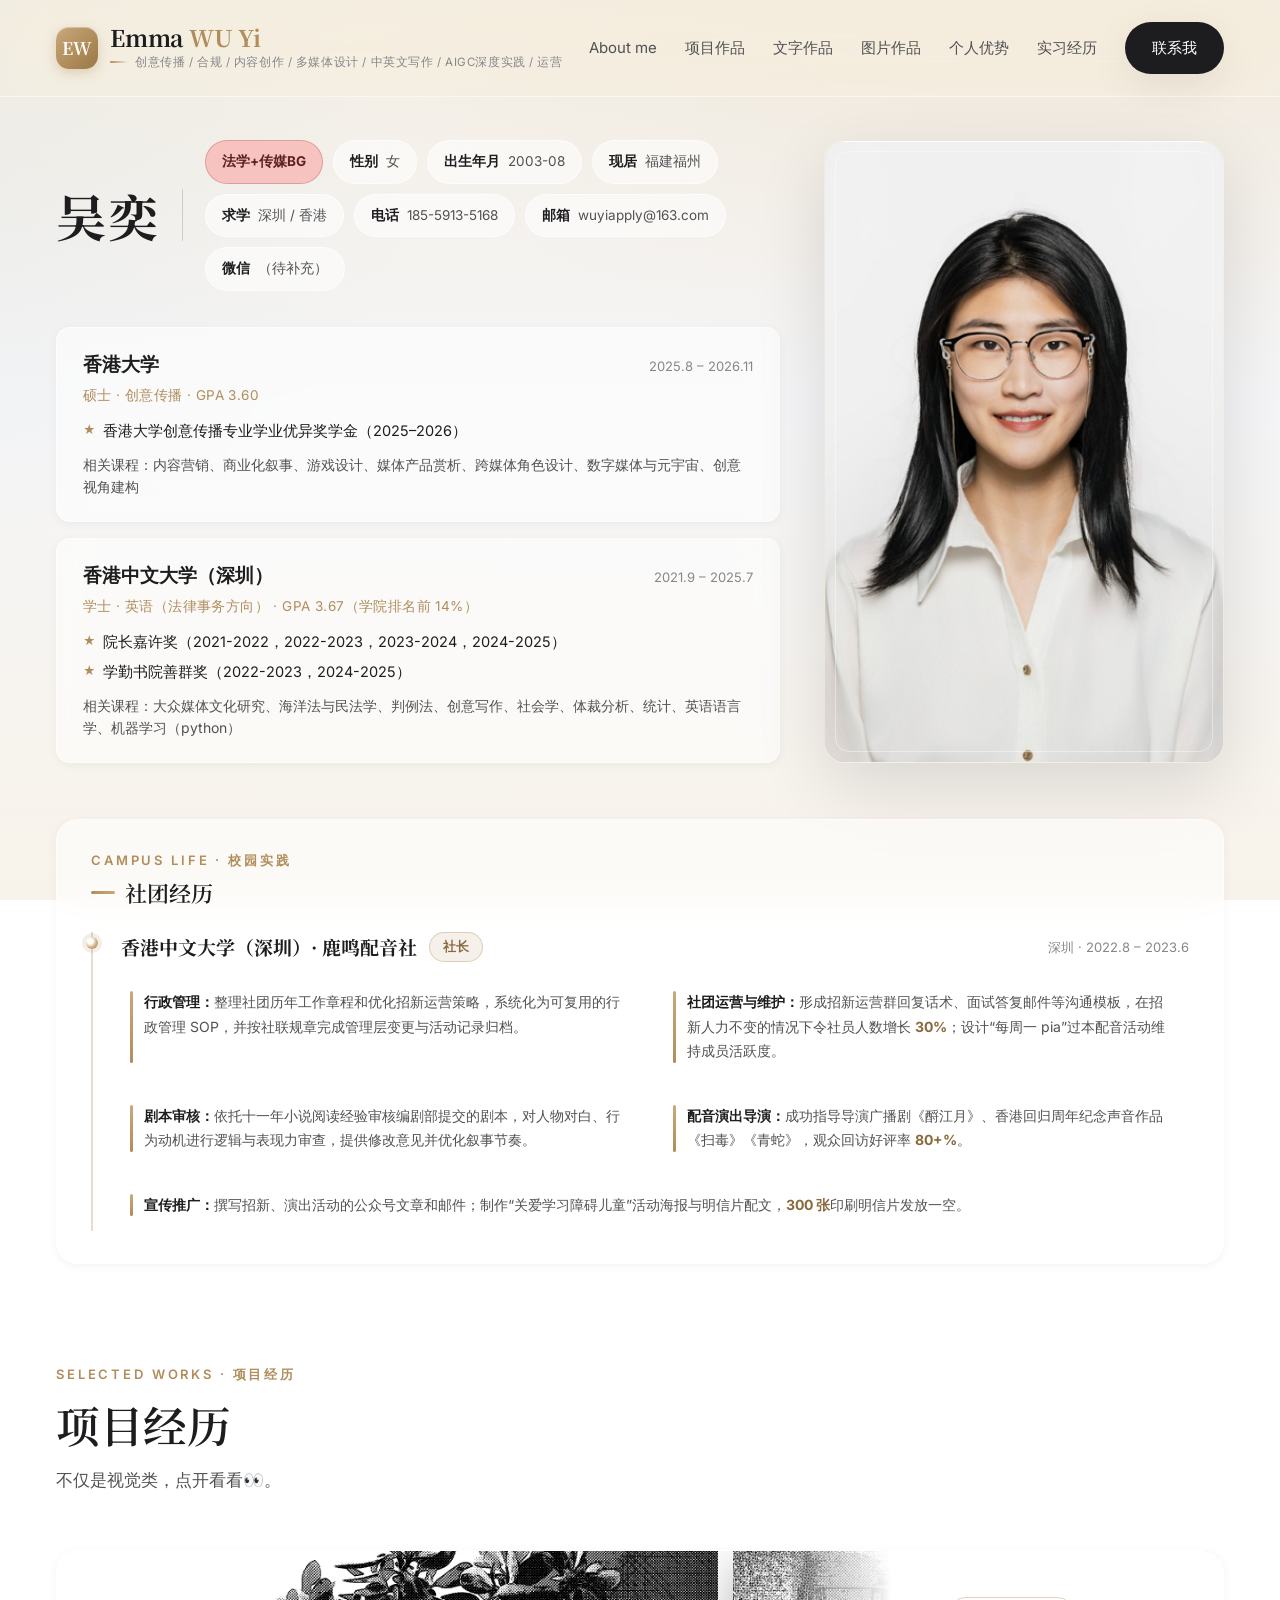
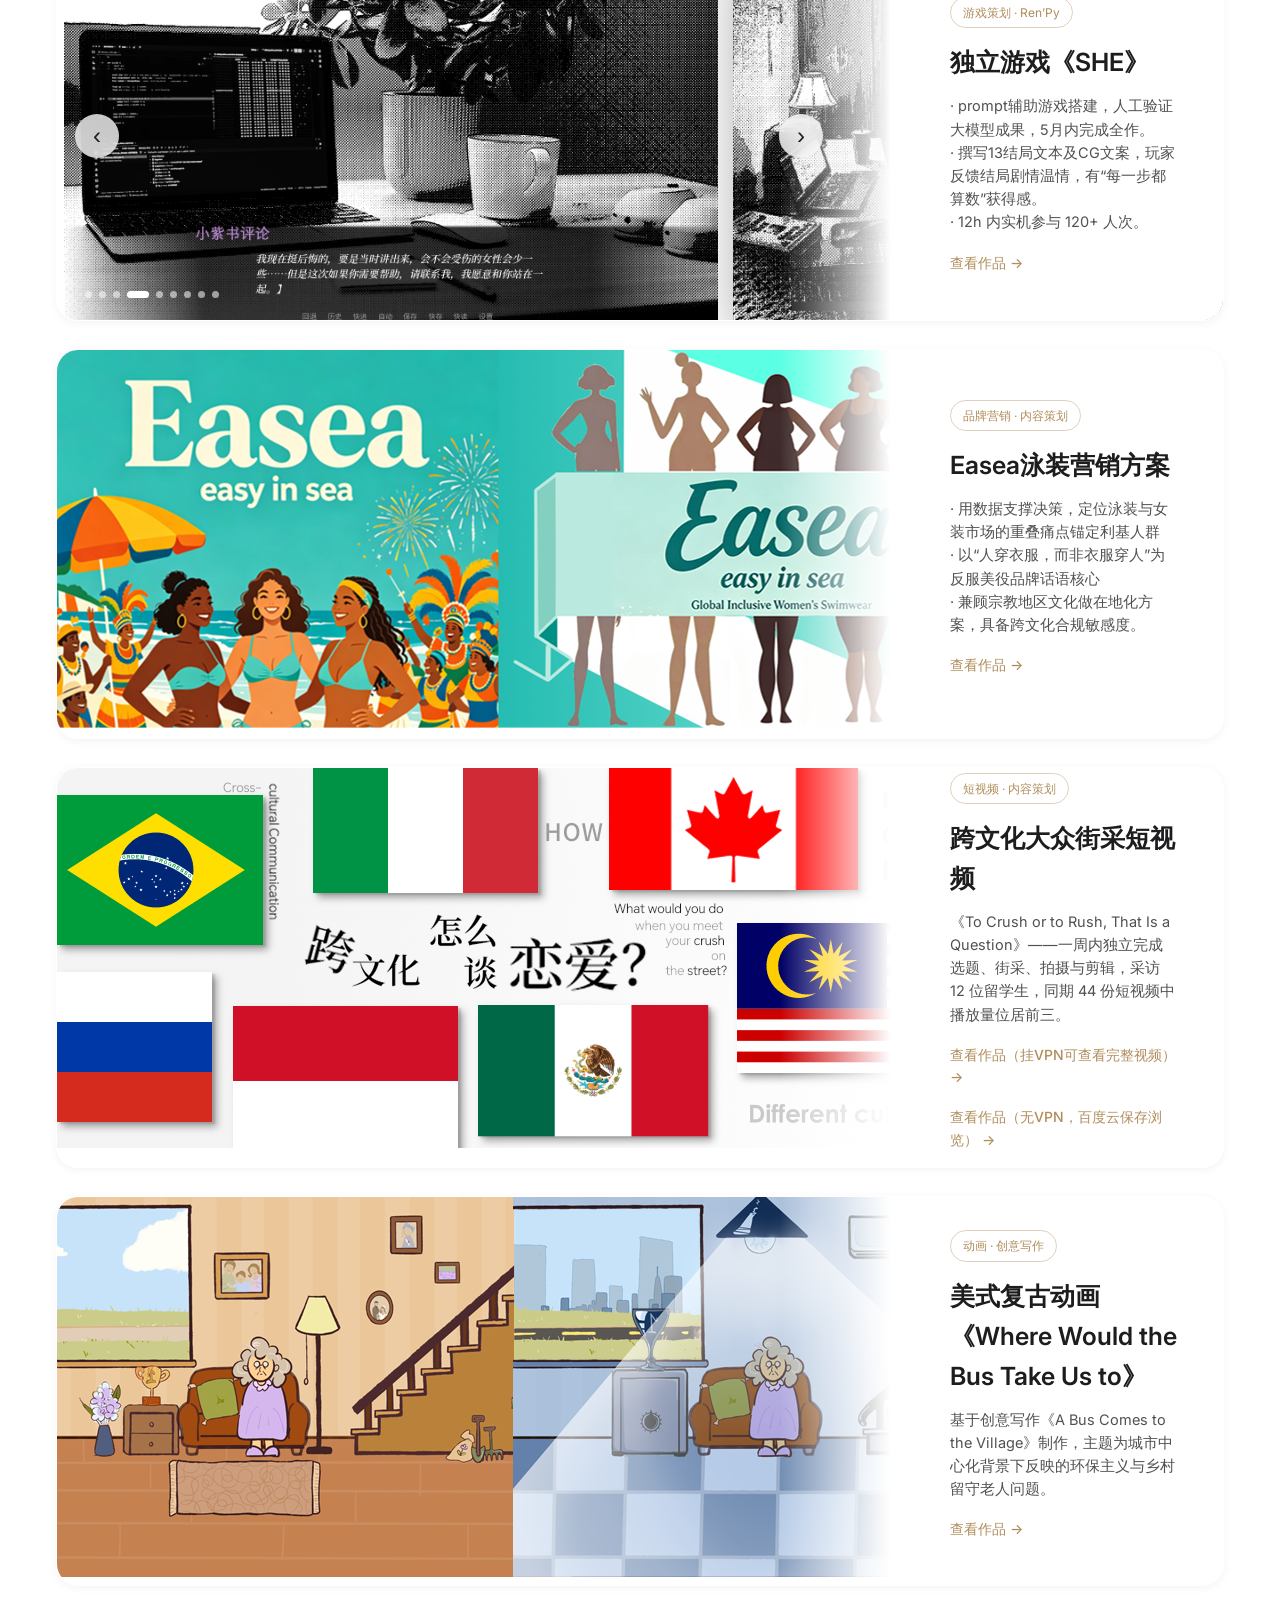
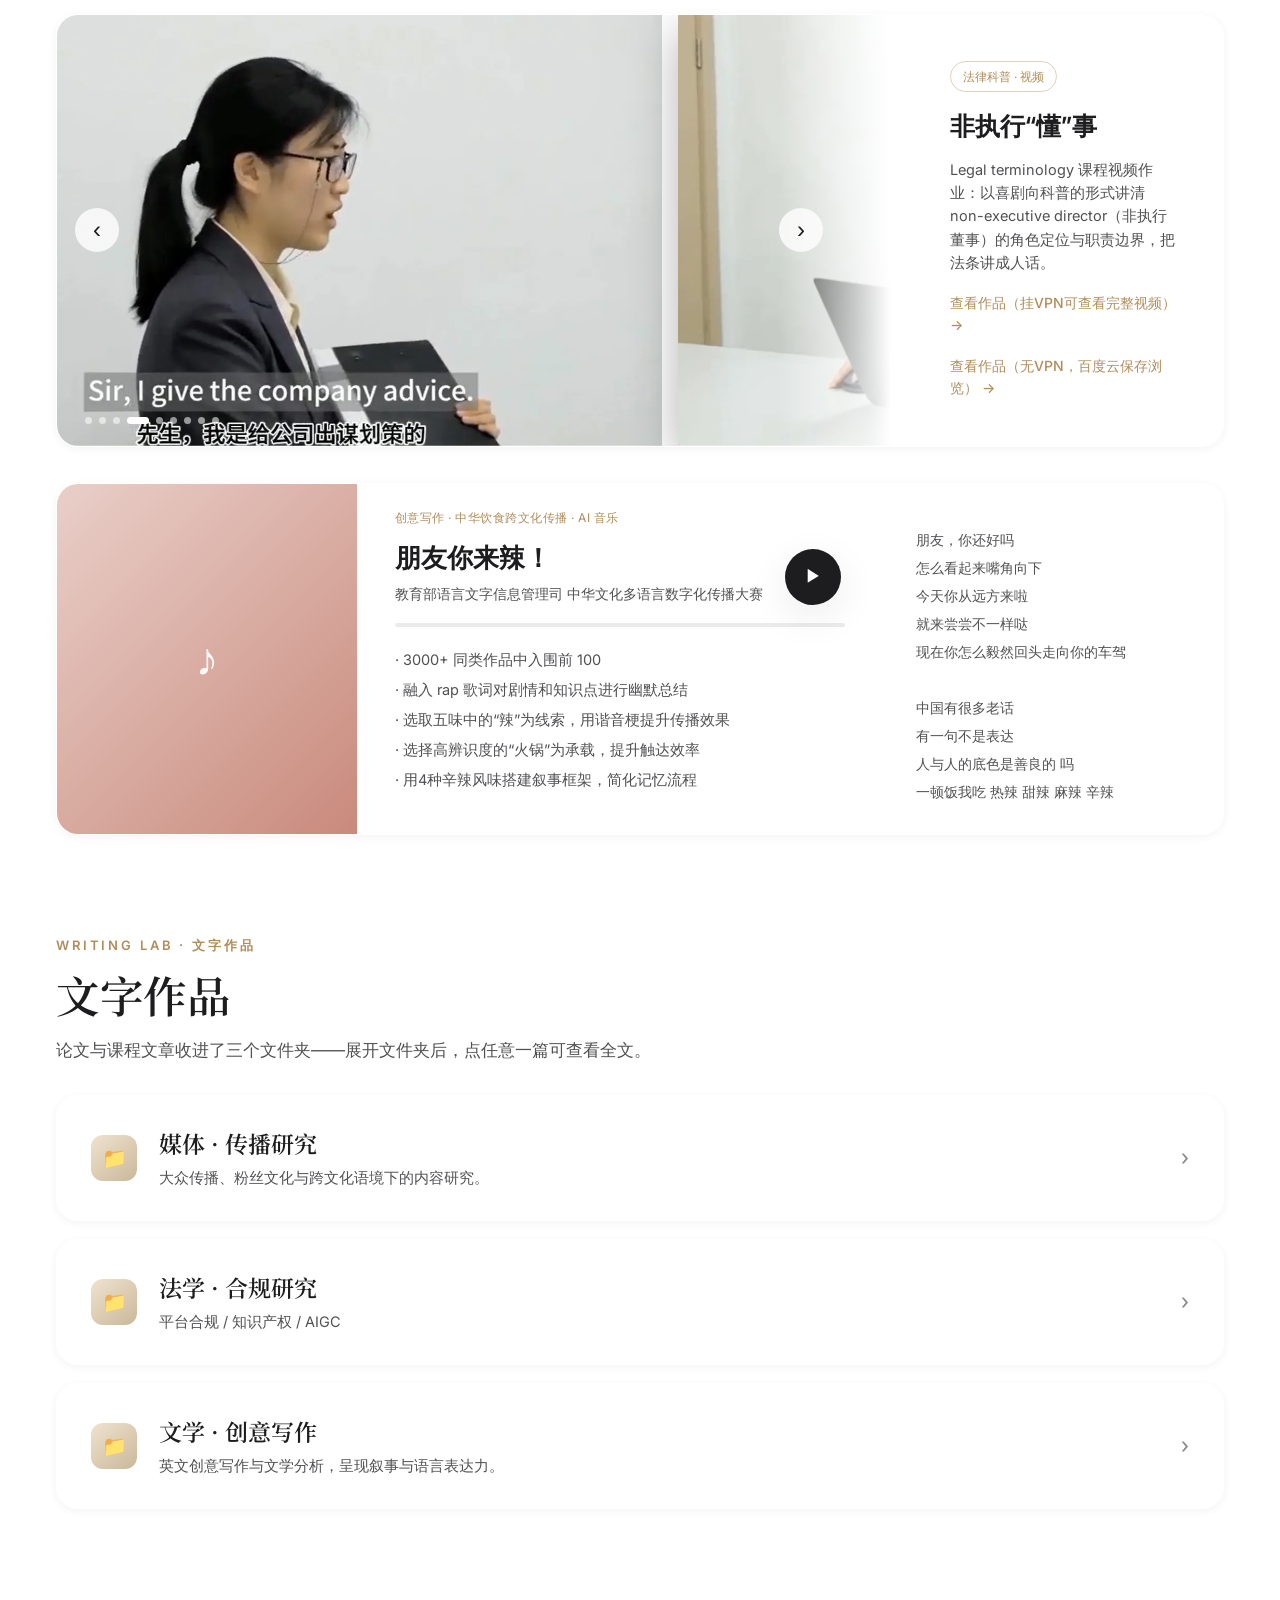
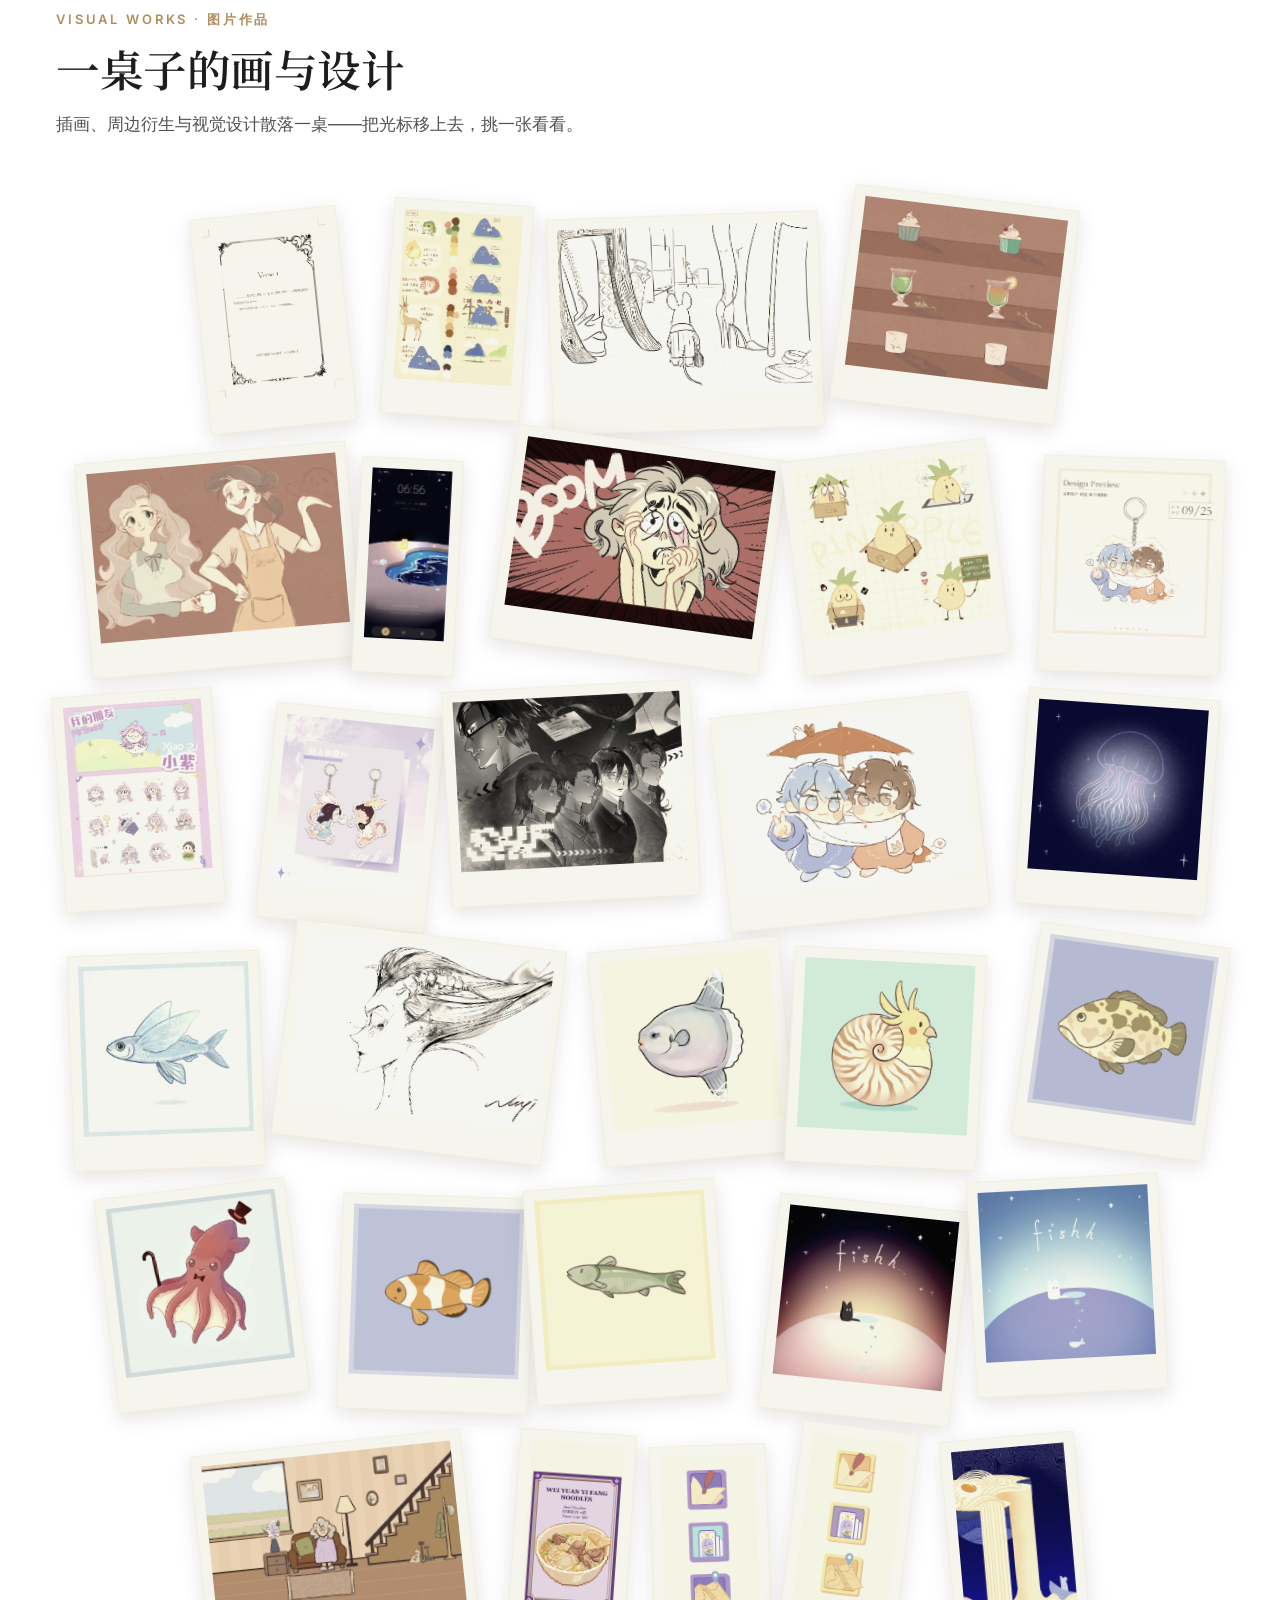
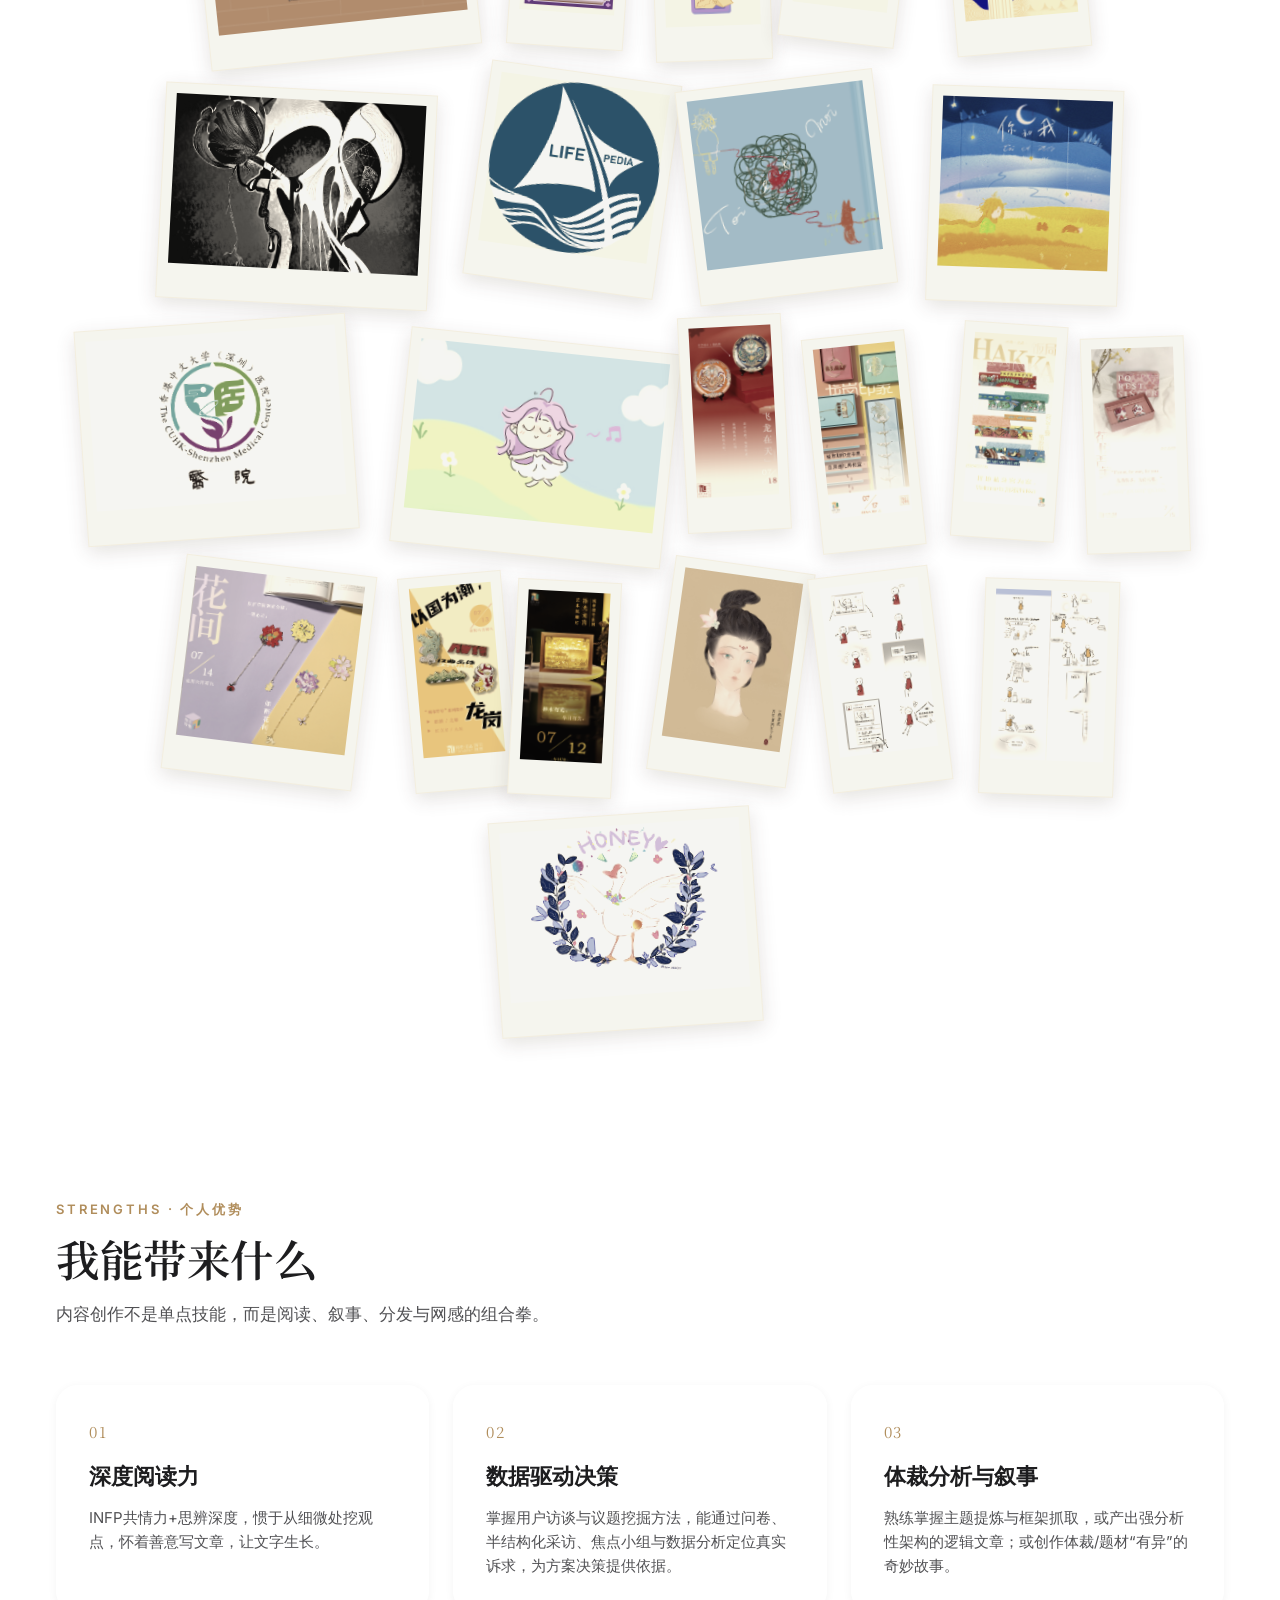
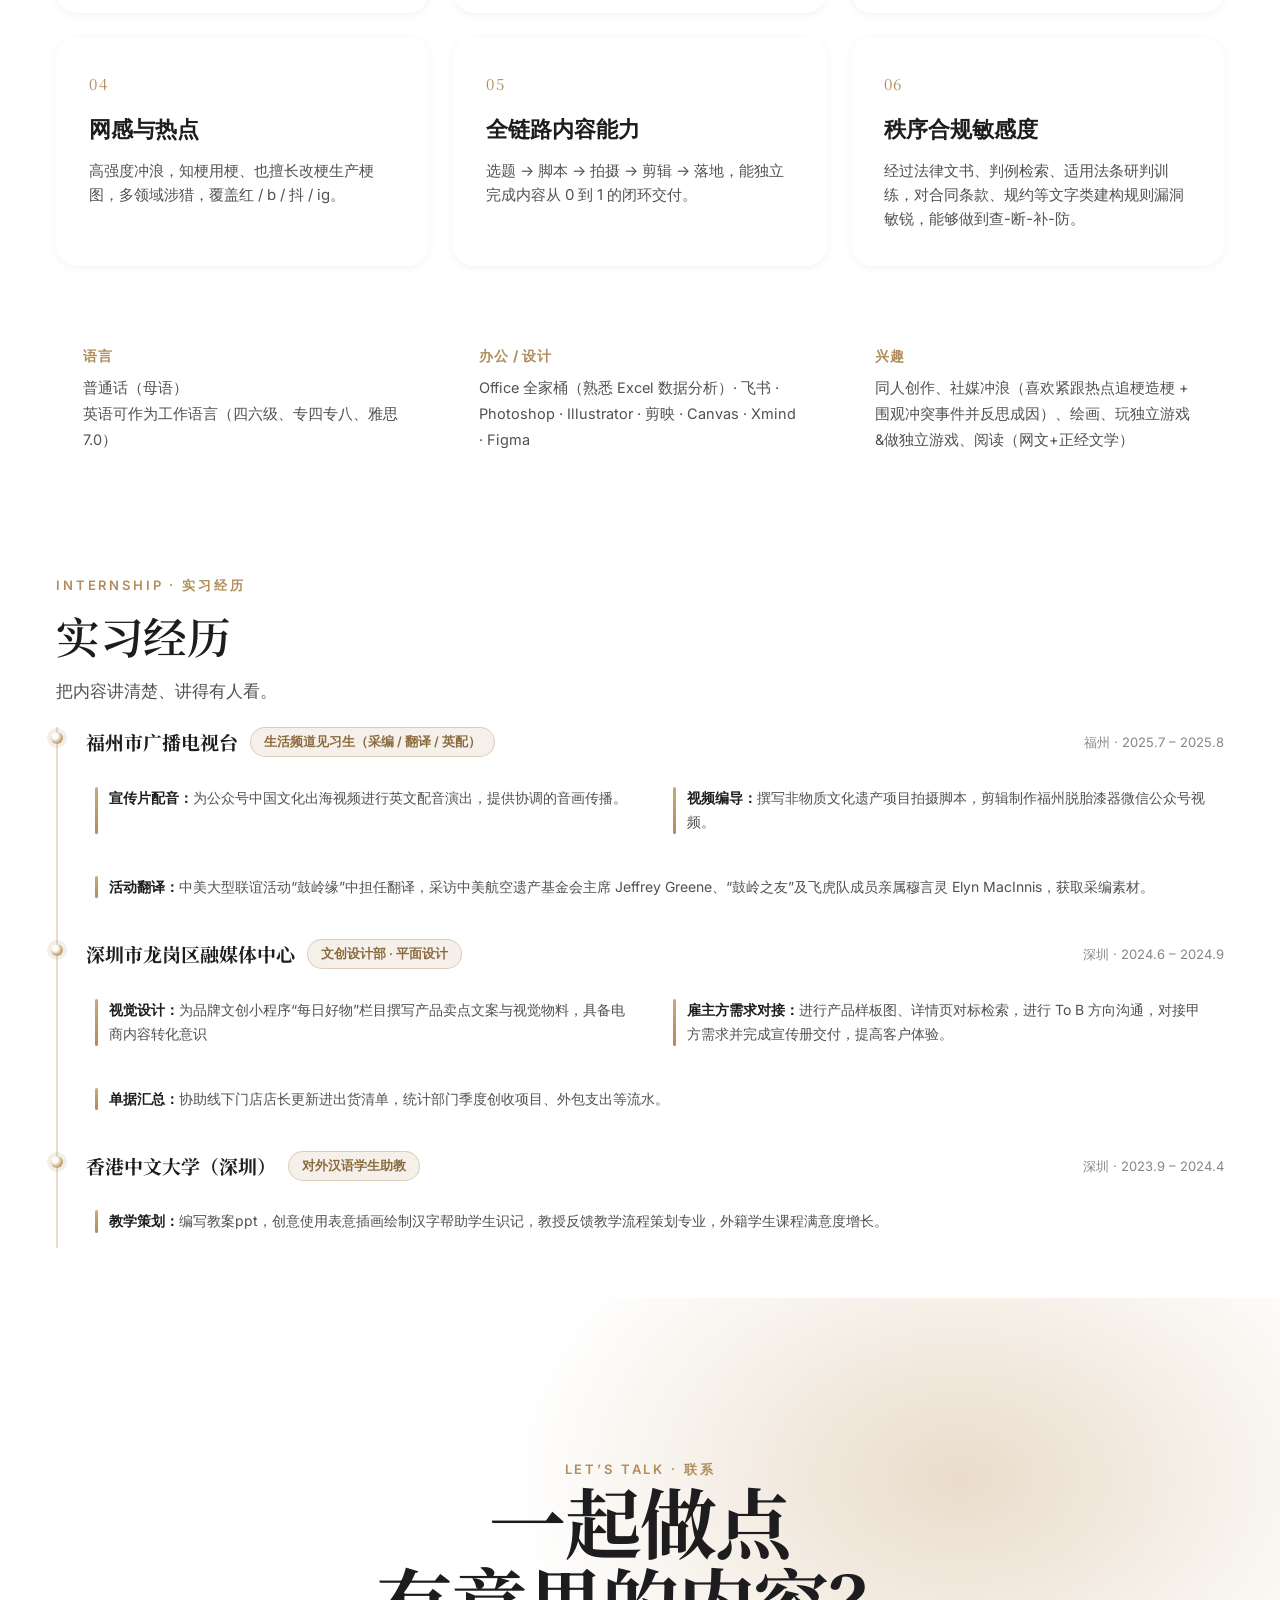
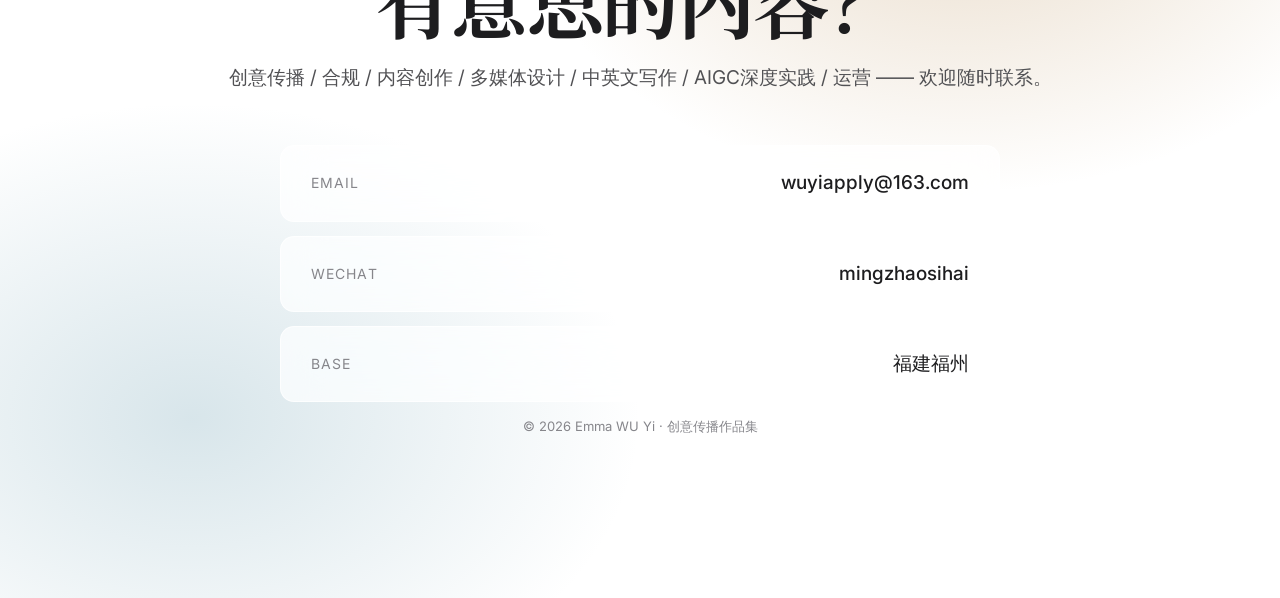
<file: index.html>
<!doctype html>
<html lang="zh-CN" data-page-node-id="fLAvSYd5Tlzxn0BbyEKais">

<head data-page-node-id="GMe8XgW9xIvJHlhoUX1zMX">
  <meta charset="UTF-8" data-page-node-id="xTHxE9Wo6LskMJSPnPgTNp" />
  <meta name="viewport" content="width=device-width, initial-scale=1.0" data-page-node-id="A0EKxz6aYEAyzyCd9VYVHd" />
  <title>Emma WU Yi · 创意传播作品集</title>
  <meta name="description" content="Emma WU Yi（吴奕）· 香港大学创意传播硕士 · 内容创作 / 运营 / 合规 / 市场营销 作品集"
    data-page-node-id="vBFxt35wQGwJTEwygOHHVu" />
  <link rel="preconnect" href="https://fonts.googleapis.com" data-page-node-id="gXtj5558EzHO9x5J5yZG4g" />
  <link rel="preconnect" href="https://fonts.gstatic.com" crossorigin data-page-node-id="sZ4BDzYSjBiT0i5zQ9kero" />
  <link
    href="https://fonts.googleapis.com/css2?family=Inter:wght@300;400;500;600;700&family=Noto+Serif+SC:wght@400;500;600;700&display=swap"
    rel="stylesheet" data-page-node-id="1K9t5K2ClI0KzwqGZvB5JI" />

  <!-- 纯原生版：只有样式表 + 一个脚本，无框架、无构建 -->
  <link rel="stylesheet" href="styles.css" data-page-node-id="gIV570PDKIPazyZJpyrdZz" />
  <script>document.documentElement.classList.add('js')</script>
  <script src="main.js" defer></script>
</head>

<body data-page-node-id="Erj10BrL99hN7gB6AYAAg4">
  <!-- ★ 页面所有文字都写在下面，直接用编辑器改这里即可 ★ -->
  <nav class="nav" data-page-node-id="iY7lMxeUAlChdfECbR8g3t">
    <a class="nav__brand" href="#about" data-page-node-id="vT3glMLys8V1XDHq5C6e5L">
      <span class="nav__monogram" aria-hidden="true">EW</span>
      <span class="nav__id">
        <h1 class="nav__name">Emma <em>WU Yi</em></h1>
        <span class="nav__tagline">创意传播 / 合规 / 内容创作 / 多媒体设计 / 中英文写作 / AIGC深度实践 / 运营</span>
      </span>
    </a>
    <div class="nav__links" data-page-node-id="lMQ9ZNKFDkDMg791y8FMGW">
      <a class="nav__link" href="#about" data-page-node-id="6Q5ccCyfGEFjMDFkXVjRrW">About me</a>
      <a class="nav__link" href="#projects" data-page-node-id="CBBtmk0BTYuZ78TyNfVHHV">项目作品</a>
      <a class="nav__link" href="#writings" data-page-node-id="UlRLHuGHOMgb9luX1qRMEQ">文字作品</a>
      <a class="nav__link" href="#gallery">图片作品</a>
      <a class="nav__link" href="#strengths" data-page-node-id="Yuy4iE0KTcjuX21rBJ8kBm">个人优势</a>
      <a class="nav__link" href="#internship" data-page-node-id="ZkChF93YiovrYHbBECKypO">实习经历</a>
      <a class="btn btn--primary" href="#contact" data-page-node-id="kdXnpQma9MYG8carKdTvZA">
        联系我</a></div>
  </nav>
  <main data-page-node-id="puAo5je2Y6yAwA3pOsKZmf">
    <section id="about" data-page-node-id="rAydHnK5gGcSTcJcLWmIqu">
      <div class="container" data-page-node-id="QtlgoxFtR4pQfndWgeSSgk">
        <div class="about__grid" data-page-node-id="ZsCyyTmAbJp85ZI66AQdDP">
          <div class="about__col" data-page-node-id="p3IxAWPNaQkXFO8NY8xVeS">
            <div class="about__head">
              <h2 class="about__name" data-page-node-id="ar08vemN4dCbJj5rExAipB">吴奕</h2>
            <div class="about__contact" data-page-node-id="RhibxR0QCXmwkXK9BfaaK7"><span class="chip__highlight"
                data-page-node-id="tjXWkr2n6Srn0Tz1VMrXjw"><b data-page-node-id="LBKPPpfWwoYOY8cchGMyxY">
                  法学+传媒BG</b> </span><span class="chip"
                data-page-node-id="tjXWkr2n6Srn0Tz1VMrXjw"><b data-page-node-id="LBKPPpfWwoYOY8cchGMyxY">
                  性别</b> 女</span><span class="chip" data-page-node-id="qaqcxlf3HcPEXt0EhnTTTT"><b
                  data-page-node-id="VacC5x5tlIXm8IDqtsF1Da">
                  出生年月</b> 2003-08</span><span class="chip" data-page-node-id="gqmyxoD6eHWyVMPjXlQLdS"><b
                  data-page-node-id="W4LWSwbmKTjNkWg7pSrVNK">
                  现居</b> 福建福州</span><span class="chip" data-page-node-id="udLABiwu0GZkZr8yFHpe3D"><b
                  data-page-node-id="VoLC8p4JNU5SH4HwzqOAWW">求学</b> 深圳 / 香港</span><span class="chip"
                data-page-node-id="1GekinP2Z0XnX3YvDbpUYx"><b data-page-node-id="xAYLeqphVa0O6Qr3INVOx1">电话</b>
                185-5913-5168</span><span class="chip" data-page-node-id="IG5Yb3LC17OFx35oMmaUNs"><b
                  data-page-node-id="UMhprule9Z5mZK8DHoRLDy">
                  邮箱</b> wuyiapply@163.com</span><span class="chip" data-page-node-id="Ala8V58Ym01E1BZPnf8d8V"><b
                  data-page-node-id="ZNrps1w6DR5xGEVQcHJgCI">
                  微信</b> （待补充）</span></div>
            </div>
            <div class="edu" data-page-node-id="cDePt3xOjAj7Mz5A8tBc3Y">
              <div class="edu__item" data-page-node-id="9T4SlDslVvbLwBBdMlyvP5">
                <div class="edu__head" data-page-node-id="qcoDwqXw4xfOpPtaAgcCvu">
                  <h4 data-page-node-id="8P7mD2JE6vwxVdQWkFXY8r">
                    香港大学</h4><span class="edu__period" data-page-node-id="9Vqi43D7n2KEBTcRVXiB94">
                    2025.8 – 2026.11</span>
                </div>
                <div class="edu__meta" data-page-node-id="nuISXedGT8KObv4Uo3LhLq">
                  硕士 · 创意传播 · GPA 3.60</div>
                <ul class="edu__awards" data-page-node-id="MZF5Yn5sIvvsXZzvB5mA3t">
                  <li data-page-node-id="9KytBhDsCjyJ41MrMxlvHo">
                    香港大学创意传播专业学业优异奖学金（2025–2026）</li>
                </ul>
                <p class="edu__courses" data-page-node-id="vaKzTdo3mCBWh3u7WV4wE4">
                  相关课程：内容营销、商业化叙事、游戏设计、媒体产品赏析、跨媒体角色设计、数字媒体与元宇宙、创意视角建构</p>
              </div>
              <div class="edu__item" data-page-node-id="dZkFkSMaVTMMP5SgDkncIB">
                <div class="edu__head" data-page-node-id="lol0XZeOaNX7vgu7HRPKRG">
                  <h4 data-page-node-id="x6lKcPSOCsdHuqnkUYnigr">
                    香港中文大学（深圳）</h4><span class="edu__period" data-page-node-id="U8WnTrFtrSOJOwe5b0NvtV">
                    2021.9 – 2025.7</span>
                </div>
                <div class="edu__meta" data-page-node-id="tOlHBchDrDjIZNZtciBWHX">
                  学士 · 英语（法律事务方向） · GPA 3.67（学院排名前 14%）</div>
                <ul class="edu__awards" data-page-node-id="WSRQoa1gGjknHmJX5IWQgE">
                  <li data-page-node-id="ahgmmW3hZWS9fFapNaYooL">
                    院长嘉许奖（2021-2022，2022-2023，2023-2024，2024-2025）</li>
                  <li data-page-node-id="kBKoblL6TUyaJC5v3EhW7N">
                    学勤书院善群奖（2022-2023，2024-2025）</li>
                </ul>
                <p class="edu__courses" data-page-node-id="pk57tIPZWKncHr7AADeod5">
                  相关课程：大众媒体文化研究、海洋法与民法学、判例法、创意写作、社会学、体裁分析、统计、英语语言学、机器学习（python）</p>
              </div>
            </div>
          </div>
          <figure class="portrait"><img src="images/portrait.jpg" alt="个人照片"></figure>
        </div>
        <div class="about__extra" data-page-node-id="EUZQH0E6mOSH18SRRJH72o">
          <p class="eyebrow">Campus Life · 校园实践</p>
          <h3 class="subhead" data-page-node-id="TextgjvLB4AtSUU5MofQDw">
            社团经历</h3>
          <div class="timeline" data-page-node-id="xFxwFN1rJclWEjgyWxenHO">
            <div class="tl__item" data-page-node-id="lTCBHLi1dYsyX7BvRA4bEg">
              <div class="tl__top" data-page-node-id="Vb1a9wwk5Sq4FfdjquApqE"><span class="tl__org"
                  data-page-node-id="XWo7VqdQfarX3FqVIzFY1l">
                  香港中文大学（深圳）· 鹿鸣配音社</span><span class="tl__role" data-page-node-id="08lvPppeo93Q9S8EeQseoT">
                  社长</span><span class="tl__period" data-page-node-id="zYOrr2dgCpB4RdFo2wi0OJ">
                  深圳 · 2022.8 – 2023.6</span></div>
              <ul class="tl__points" data-page-node-id="Mf1HaqiJwczgedlaRcbhyx">
                <li data-page-node-id="2LpGNWGcdRJtj4Fp70rKvE"><b data-page-node-id="kIbzD54w3lLZfxoGxFFKYU">
                    行政管理：</b>整理社团历年工作章程和优化招新运营策略，系统化为可复用的行政管理 SOP，并按社联规章完成管理层变更与活动记录归档。</li>
                <li data-page-node-id="RmNz7LG461nN65EiVjGZSl"><b data-page-node-id="dy0UA1vrCswFAEwJycwMae">
                    社团运营与维护：</b>形成招新运营群回复话术、面试答复邮件等沟通模板，在招新人力不变的情况下令社员人数增长 <em class="hl">30%</em>；设计“每周一 pia”过本配音活动维持成员活跃度。</li>
                <li data-page-node-id="AJd9peZbxHuHXqeiiGubU9"><b data-page-node-id="ftpOd9uiKbBD5cHRgHsHbr">
                    剧本审核：</b>依托十一年小说阅读经验审核编剧部提交的剧本，对人物对白、行为动机进行逻辑与表现力审查，提供修改意见并优化叙事节奏。</li>
                <li data-page-node-id="lBbIlnAyQSlHastMq3AJOW"><b data-page-node-id="83gfdmgj44UinKYcDcoNLo">
                    配音演出导演：</b>成功指导导演广播剧《酹江月》、香港回归周年纪念声音作品《扫毒》《青蛇》，观众回访好评率 <em class="hl">80+%</em>。</li>
                <li data-page-node-id="kW0MDr3zl54dCNcENijzxq"><b data-page-node-id="6MK2n4yClaCtq8Cg8Lzubt">
                    宣传推广：</b>撰写招新、演出活动的公众号文章和邮件；制作“关爱学习障碍儿童”活动海报与明信片配文，<em class="hl">300 张</em>印刷明信片发放一空。</li>
              </ul>
            </div>
          </div>
        </div>
      </div>
    </section>
    <section id="projects" data-page-node-id="oIwXpXFDjT8ddmzyPjewLe">
      <div class="container" data-page-node-id="6wtntAq87ucMZ2phyEGbZv">
        <p class="eyebrow" data-page-node-id="54JuAK20GwwvL1l1WlBpOM">
          Selected Works · 项目经历</p>
        <h2 class="section-title" data-page-node-id="ZoPV4RYbSSWaPS2NETMhax">
          项目经历</h2>
        <p class="section-lede" data-page-node-id="QVtOXKa6sdB06s4e418JNS">
          不仅是视觉类，点开看看👀。</p>
        <div class="works" data-page-node-id="YGx6XcOBehPmAdFwdQevVH">
          <article class="workcard" data-page-node-id="x4DPr8H3un71QFLHrYRt9w">
            <div class="workcard__media" data-page-node-id="GJnCqzDiDwid7IUuRjYmo5">
              <div class="carousel" data-page-node-id="oTiKMBrBXG06k2LxgdgJiS">
                <img src="images/she_01.webp" alt="独立游戏《SHE》 图 1" class="is-active" loading="eager" draggable="false" data-page-node-id="sQiDeZ2kUlB0bDmV4scEYO" />
                <img src="images/she_02.webp" alt="独立游戏《SHE》 图 2" class="" loading="lazy" draggable="false" data-page-node-id="jEiJB2MRmb37EenFb8FThK" />
                <img src="images/she_03.webp" alt="独立游戏《SHE》 图 3" class="" loading="lazy" draggable="false" data-page-node-id="GdDtflA2Gch2UxhBK64XQa" />
                <img src="images/she_04.webp" alt="独立游戏《SHE》 图 4" class="" loading="lazy" draggable="false" data-page-node-id="t4yJgCCGbOOI9pCr1aikhT" />
                <img src="images/she_05.webp" alt="独立游戏《SHE》 图 5" class="" loading="lazy" draggable="false" data-page-node-id="is5tgonuUPjxtSEVMoLP9Y" />
                <img src="images/she_06.webp" alt="独立游戏《SHE》 图 6" class="" loading="lazy" draggable="false" data-page-node-id="R6mtaZ2yWo84P1MtX0ndIf" />
                <img src="images/she_07.webp" alt="独立游戏《SHE》 图 7" class="" loading="lazy" draggable="false" data-page-node-id="dd9l00H0Hmh25ZHwgLK3gF" />
                <img src="images/she_08.webp" alt="独立游戏《SHE》 图 8" class="" loading="lazy" draggable="false" data-page-node-id="blOzn2AzDp8xOXdCJAW2pH" />
                <img src="images/she_09.webp" alt="独立游戏《SHE》 图 9" class="" loading="lazy" draggable="false" />
                <button type="button" class="carousel__nav carousel__nav--prev" aria-label="上一张" data-page-node-id="CDcovr05tRC1puWz1vwsA9">‹</button>
                <button type="button" class="carousel__nav carousel__nav--next" aria-label="下一张" data-page-node-id="IAiSJXbWBeyr9qLIlIxh8t">›</button>
                <div class="carousel__dots" data-page-node-id="AZprKAi15mheUpd6DynJwt">
                  <button class="is-active" aria-label="第 1 张" data-page-node-id="zaMlGRVtxQLG5aEu5nTr0P"></button>
                  <button class=""aria-label="第 2 张" data-page-node-id="lhADFCZV1fZUxrF3MEE4M6"></button>
                  <button class=""aria-label="第 3 张" data-page-node-id="RWgNU7a8bjyHQEMEn3JHbi"></button>
                  <button class=""aria-label="第 4 张" data-page-node-id="4yJA4NTN9dKGvJoSOvlCxw"></button>
                  <button class=""aria-label="第 5 张" data-page-node-id="m1mhjUHVPDeB3MIGWQCWOb"></button>
                  <button class=""aria-label="第 6 张" data-page-node-id="htSdiXCH4MBddEIvHRVdPt"></button>
                  <button class=""aria-label="第 7 张" data-page-node-id="N4Xo1bBFWG7cAUFQXMt1gj"></button>
                  <button class=""aria-label="第 8 张" data-page-node-id="AHudmEEaQ50ZumxJdXZm1O"></button>
                  <button class=""aria-label="第 9 张" data-page-node-id="AHudmEEaQ50ZumxJdXZm1O"></button>
                </div>
              </div>
            </div>
            <div class="workcard__body" data-page-node-id="8DmWX5tIWMuafFto8XVAzS"><span class="workcard__tag"
                data-page-node-id="CNWBVXHRiv5tbMh8IWWor4">
                游戏策划 · Ren’Py</span>
              <h3 data-page-node-id="cbyHfIeAJxZy1zlF2KBVOQ">
                独立游戏《SHE》</h3>
              <p data-page-node-id="HEtZrdW3q3ItQVGviIwV8Y">
                 · prompt辅助游戏搭建，人工验证大模型成果，5月内完成全作。</br>
                 · 撰写13结局文本及CG文案，玩家反馈结局剧情温情，有“每一步都算数”获得感。</br>
                 · 12h 内实机参与 120+ 人次。</p><a
                class="card__link" href="https://pan.baidu.com/s/1yIBosH7EujaNUmgxBz2f9g?pwd=cz4q" target="_blank"
                rel="noreferrer" data-page-node-id="RiDfKXLfmmkr6q3Gc18sLH">
                查看作品 →</a>
            </div>
          </article>
          <article class="staticcard" data-page-node-id="PGWFkJ14cjQJWLI2LAs5T5">
            <div class="staticcard__media" data-page-node-id="GhTqMh9YE6pYFLMBl7JJCh">
              <img src="images/图1.png" alt="Easea 泳装全球化营销方案 图 1" class="is-active" loading="eager" draggable="false" />
              <!-- <div class="carousel" data-page-node-id="dDSDRYGUanVSyQXPyWkkSI">
                <img src="images/easea_01.webp" alt="Easea 泳装全球化营销方案 图 1" class="is-active" loading="eager" draggable="false" />
                <img src="images/she_02.webp" alt="Easea 泳装全球化营销方案 图 2" loading="lazy" draggable="false" />
                <img src="images/she_03.webp" alt="Easea 泳装全球化营销方案 图 3" loading="lazy" draggable="false" />
                <img src="images/she_04.webp" alt="Easea 泳装全球化营销方案 图 4" loading="lazy" draggable="false" />
                <img src="images/she_06.webp" alt="Easea 泳装全球化营销方案 图 6" loading="lazy" draggable="false" />
                <img src="images/she_07.webp" alt="Easea 泳装全球化营销方案 图 7" loading="lazy" draggable="false" />
                <img src="images/she_08.webp" alt="Easea 泳装全球化营销方案 图 8" loading="lazy" draggable="false" />
                <button type="button" class="carousel__nav carousel__nav--prev" aria-label="上一张">‹</button>
                <button type="button" class="carousel__nav carousel__nav--next" aria-label="下一张">›</button>
                <div class="carousel__dots">
                  <button class="is-active" aria-label="第 1 张"></button>
                  <button aria-label="第 2 张"></button>
                  <button aria-label="第 3 张"></button>
                  <button aria-label="第 4 张"></button>
                  <button aria-label="第 5 张"></button>
                  <button aria-label="第 6 张"></button>
                  <button aria-label="第 7 张"></button>
                  <button aria-label="第 8 张"></button>
                </div>
              </div> -->
            </div>
            <div class="staticcard__body" data-page-node-id="RGZKx21qgyWQ0DlstyJJ6B"><span class="staticcard__tag"
                data-page-node-id="eAyr4i3WKqfjL4eonX9Jjd">
                品牌营销 · 内容策划</span>
              <h3 data-page-node-id="JtJAtcmJwUC2rkpBpBLX0G">
                Easea泳装营销方案</h3>
              <p data-page-node-id="OL0l97u9gHouOZREQ6qLoK">
                 · 用数据支撑决策，定位泳装与女装市场的重叠痛点锚定利基人群</br>
                 · 以“人穿衣服，而非衣服穿人”为反服美役品牌话语核心</br>
                 · 兼顾宗教地区文化做在地化方案，具备跨文化合规敏感度。</p><a
                class="card__link" href="https://canva.link/8c7fbokw2dlzv0o" target="_blank" rel="noreferrer"
                data-page-node-id="nmcZClBpPmMWM3GkWHEdIN">查看作品 →</a>
            </div>
          </article>
          
          <article class="staticcard" data-page-node-id="PGWFkJ14cjQJWLI2LAs5T5">
            <div class="staticcard__media" data-page-node-id="GhTqMh9YE6pYFLMBl7JJCh">
              <img src="images/跨文化01.png" class="is-active" loading="eager" draggable="false" /></div>
            <div class="staticcard__body" data-page-node-id="RGZKx21qgyWQ0DlstyJJ6B"><span class="staticcard__tag"
                data-page-node-id="eAyr4i3WKqfjL4eonX9Jjd">
                短视频 · 内容策划</span>
              <h3 data-page-node-id="0nNoSszXvNGUciDPBKjGvl">
                跨文化大众街采短视频</h3>
              <p data-page-node-id="Kdly7TO9LgxCCaZElv3vyD">
                《To Crush or to Rush, That Is a Question》——一周内独立完成选题、街采、拍摄与剪辑，采访 12 位留学生，同期 44 份短视频中播放量位居前三。</p>
                <a class="card__link" href="https://drive.google.com/file/d/1BEoZ78PqaDblEF7HkH0g6e-Bw-URu1xx/view?usp=drive_link" target="_blank" rel="noreferrer" data-page-node-id="dKZ40uEtp1M8rYS9PSg4uX">
                查看作品（挂VPN可查看完整视频） →</a>
                <a class="card__link" href="https://pan.baidu.com/s/11iOkyNe3xxZH8Ftfs95ONA?pwd=32v6" target="_blank" rel="noreferrer" data-page-node-id="dKZ40uEtp1M8rYS9PSg4uX">
                查看作品（无VPN，百度云保存浏览） →</a>
            </div>
          </article>
          
          <article class="staticcard" data-page-node-id="PGWFkJ14cjQJWLI2LAs5T5">
            <div class="staticcard__media" data-page-node-id="GhTqMh9YE6pYFLMBl7JJCh">
              <img src="images/brown.png" class="is-active" loading="eager" draggable="false" />
            </div>
            <div class="staticcard__body" data-page-node-id="RGZKx21qgyWQ0DlstyJJ6B"><span class="staticcard__tag"
                data-page-node-id="eAyr4i3WKqfjL4eonX9Jjd">
                动画 · 创意写作</span>
              <h3 data-page-node-id="pqryo7Fi5XJestNAlYkCQ8">
                美式复古动画《Where Would the Bus Take Us to》</h3>
              <p data-page-node-id="DV4UT2iZscd72IyiWZSekP">
                基于创意写作《A Bus Comes to the Village》制作，主题为城市中心化背景下反映的环保主义与乡村留守老人问题。</p><a class="card__link"
                href="https://www.douyin.com/video/7668012660193053987" target="_blank" rel="noreferrer"
                data-page-node-id="UYSRWFBjDL14vSrVY63eiK">
                查看作品 →</a>
            </div>
          </article>
          <article class="workcard" data-page-node-id="CVNs7I4DrFgndjKJ1Q2G7S">
            <div class="workcard__media" data-page-node-id="GJnCqzDiDwid7IUuRjYmo5">
              <div class="carousel" data-page-node-id="oTiKMBrBXG06k2LxgdgJiS">
                <img src="images/ned_01.webp" class="is-active" loading="eager" draggable="false" data-page-node-id="sQiDeZ2kUlB0bDmV4scEYO" />
                <img src="images/ned_02.webp" class="" loading="lazy" draggable="false" data-page-node-id="jEiJB2MRmb37EenFb8FThK" />
                <img src="images/ned_03.webp" class="" loading="lazy" draggable="false" data-page-node-id="GdDtflA2Gch2UxhBK64XQa" />
                <img src="images/ned_04.webp" class="" loading="lazy" draggable="false" data-page-node-id="t4yJgCCGbOOI9pCr1aikhT" />
                <img src="images/ned_05.webp" class="" loading="lazy" draggable="false" data-page-node-id="is5tgonuUPjxtSEVMoLP9Y" />
                <img src="images/ned_06.webp" class="" loading="lazy" draggable="false" data-page-node-id="R6mtaZ2yWo84P1MtX0ndIf" />
                <img src="images/ned_07.webp" class="" loading="lazy" draggable="false" data-page-node-id="dd9l00H0Hmh25ZHwgLK3gF" />
                <img src="images/ned_08.webp" class="" loading="lazy" draggable="false" data-page-node-id="blOzn2AzDp8xOXdCJAW2pH" />
                <img src="images/ned_09.webp" class="" loading="lazy" draggable="false" />
                <button type="button" class="carousel__nav carousel__nav--prev" aria-label="上一张" data-page-node-id="CDcovr05tRC1puWz1vwsA9">‹</button>
                <button type="button" class="carousel__nav carousel__nav--next" aria-label="下一张" data-page-node-id="IAiSJXbWBeyr9qLIlIxh8t">›</button>
                <div class="carousel__dots" data-page-node-id="AZprKAi15mheUpd6DynJwt">
                  <button class="is-active" aria-label="第 1 张" data-page-node-id="zaMlGRVtxQLG5aEu5nTr0P"></button>
                  <button class=""aria-label="第 2 张" data-page-node-id="lhADFCZV1fZUxrF3MEE4M6"></button>
                  <button class=""aria-label="第 3 张" data-page-node-id="RWgNU7a8bjyHQEMEn3JHbi"></button>
                  <button class=""aria-label="第 4 张" data-page-node-id="4yJA4NTN9dKGvJoSOvlCxw"></button>
                  <button class=""aria-label="第 5 张" data-page-node-id="m1mhjUHVPDeB3MIGWQCWOb"></button>
                  <button class=""aria-label="第 6 张" data-page-node-id="htSdiXCH4MBddEIvHRVdPt"></button>
                  <button class=""aria-label="第 7 张" data-page-node-id="N4Xo1bBFWG7cAUFQXMt1gj"></button>
                  <button class=""aria-label="第 8 张" data-page-node-id="AHudmEEaQ50ZumxJdXZm1O"></button>
                  <button class=""aria-label="第 9 张" data-page-node-id="AHudmEEaQ50ZumxJdXZm1O"></button>
                </div>
              </div>
            </div>
            <div class="workcard__body" data-page-node-id="aWGTvbKeRZR4Xwz2ajryKJ"><span class="workcard__tag"
                data-page-node-id="llVxySJVChVE5XPcpCFJRS">
                法律科普 · 视频</span>
              <h3 data-page-node-id="dCPflMGG3XCTg1X4UVzeCu">
                非执行“懂”事</h3>
              <p data-page-node-id="ze6Gq4iFCf5tUnDtq1TCEN">
                Legal terminology 课程视频作业：以喜剧向科普的形式讲清 non-executive director（非执行董事）的角色定位与职责边界，把法条讲成人话。</p>
                <a class="card__link" href="https://drive.google.com/file/d/1MlitufBzXEcMMeWHnw55r-fo0B2raAGe/view?usp=drive_link" rel="noreferrer" data-page-node-id="KY5ybatvKGV4OdFL0FZfhS">
                查看作品（挂VPN可查看完整视频） →</a>
                <a class="card__link" href="https://pan.baidu.com/s/1lEjwi0ZhT9MCS_-oABvO6w?pwd=b6ja" rel="noreferrer" data-page-node-id="KY5ybatvKGV4OdFL0FZfhS">
                查看作品（无VPN，百度云保存浏览） →</a>
            </div>
          </article>
        </div>
        <article class="music" data-page-node-id="iwUSgjdXvKrrCFyqXjGlZ7">
          <div class="music__cover" style="background:linear-gradient(135deg, #e9cfc9 0%, #c98a7c 100%)"
            data-page-node-id="J72V6fZFPz2qvyYOXO2ua5"><span class="music__note"
              data-page-node-id="ZWOibn6DoBDAjDR0hTLYke">♪</span></div>
          <div class="music__main" data-page-node-id="xZd52cv1SXGz2KIWuhFx1o">
            <div class="music__top" data-page-node-id="cGyO12hAzNVZlJ7Z1xzeLq">
              <div class="music__titles" data-page-node-id="sD0EWD9iqWSrwMjlQNSIYh"><span class="music__tag"
                  data-page-node-id="iir1AzVXGt2MT8uShF3sCx">
                  创意写作 · 中华饮食跨文化传播 · AI 音乐</span>
                <h3 data-page-node-id="cNOfqGoQ9Qlun7cfokm31K">
                  朋友你来辣！</h3>
                <p class="music__sub" data-page-node-id="xQWSHAxNfADcUXpWzacT85">
                  教育部语言文字信息管理司 中华文化多语言数字化传播大赛</p>
              </div><button class="music__play " aria-label="播放" data-page-node-id="CTXw1GNRArZZxHvlpnXC6V">▶</button>
            </div>
            <div class="music__bar" data-page-node-id="1Vp5yIy8noMeGufzGd0EPS"><span style="width:0%"
                data-page-node-id="XKHsjr18IZlsP9wOAbFyXV"></span></div>
            <p class="music__brief" data-page-node-id="x4UxvpnJ7YbLPASiYMEwxE">
                ·  3000+ 同类作品中入围前 100</br>
                ·  融入 rap 歌词对剧情和知识点进行幽默总结</br>
                ·  选取五味中的“辣”为线索，用谐音梗提升传播效果</br>
                ·  选择高辨识度的“火锅”为承载，提升触达效率</br>
                ·  用4种辛辣风味搭建叙事框架，简化记忆流程</p>
            <div class="music__lyrics" aria-label="歌词" data-page-node-id="6f1aYIN5A5JTJ5OYutg3On">
              <p data-page-node-id="7nPdP1ldD7NElQA5vbphAq">
                朋友，你还好吗</p>
              <p data-page-node-id="1CiZDmrNiJDinD3PqUd6iB">
                怎么看起来嘴角向下</p>
              <p data-page-node-id="eQneR0o6PomrZlHWJYxPs7">
                今天你从远方来啦</p>
              <p data-page-node-id="Bu8anMwQMjfQHTjZ93250g">
                就来尝尝不一样哒</p>
              <p data-page-node-id="5sb43HSKIXcFLycudyN2DM">
                现在你怎么毅然回头走向你的车驾</p>
              <p></br></p>
              <p data-page-node-id="zslBRaQqc5iRDyzbTFoEzm">
                中国有很多老话</p>
              <p data-page-node-id="fRlfF6HeMkdkeJLzwQvccL">
                有一句不是表达</p>
              <p data-page-node-id="kOftfTHXdOQ6D2MyP2bW4B">
                人与人的底色是善良的 吗</p>
              <p data-page-node-id="CW1A6N4F1jRDrlsoltyqFX">
                一顿饭我吃 热辣 甜辣 麻辣 辛辣</p>
              <p data-page-node-id="aEqGxGNbVKGf6BsYai4GlI">
                你们太狡猾 把我感情欺诈</p>
              <p data-page-node-id="z3EZMFwGcPzjF2d8FXniGv">
                催长我对家的牵挂</p>
              <p data-page-node-id="v7FvVFt2aOifgGRSthflWA">
                我要浪迹天涯</p>
              <p></br></p>
              <p>Hold on hold on</p>
              <p>既然邀你来耍</p>
              <p>就不是让你尴尬</p>
              <p>接风喝茶其实想表示</p>
              <p>We welcome you to China</p>
              <p></br></p>
              <p>你来到的是南边</p>
              <p>大家吃辣也吃点甜</p>
              <p>中国的浩大饮食文化也有苦有酸咸</p>
              <p>但若论什么能构成你的破壳第一眼</p>
              <p>那必然还是辣的感觉最让你惊艳</p>
              <p>热辣的姜茶是温和的章</p>
              <p>刻进你的脉络驱走欲盖其上的霜</p>
              <p>甜辣的姜撞奶不固若金汤</p>
              <p>但可刺激血管舒张筑起祛寒城墙</p>
              <p>串串香的辣椒色泽明亮</p>
              <p>对抗湿冷多少保你1/10000年健康</p>
              <p>以食入药，大有名堂</p>
              <p>学到家了桌上美食也能入岐黄</p>
              <p>煎炒烹炸炝，一百零八万象</p>
              <p>不如再跟我们走走，美食街还有得逛</p>
            </div>
          </div><audio src="audio/friend-ni-lai-la.mp3" preload="metadata"
            data-page-node-id="F3x3x9ZVZn9hnfLv7lyFp3"></audio>
        </article>
      </div>
    </section>
    <section id="writings" data-page-node-id="kW9oFNPHjNGTp1jSQPXK7F">
      <div class="container" data-page-node-id="m60y7AS6BVHcCyyRCZBkAz">
        <p class="eyebrow" data-page-node-id="XpHC3ZxBHlQYnL99qVUSna">Writing Lab · 文字作品</p>
        <h2 class="section-title" data-page-node-id="J36AC8Ni55aLj1t81rwcef">文字作品</h2>
        <!-- <p class="section-lede" data-page-node-id="PiqU85GKHTbyaBXXUBFHYK">
          </h2> -->
        <p class="section-lede" data-page-node-id="SKoTgRE96lUw4GF5NrzkdB">
          论文与课程文章收进了三个文件夹——展开文件夹后，点任意一篇可查看全文。</p>
        <div class="folders" data-page-node-id="cA6asvG65TX5PHFjFnNtUo">
                    <div class="folder " data-page-node-id="Nj2Y3OzQB6SJZdxTEQu4Jb"><button class="folder__head"
              aria-expanded="false" data-page-node-id="tR3iZP9kljY6m3YYxLgFoo"><span class="folder__icon"
                data-page-node-id="mxhUcyyu0RLtAGWJtPcjK5">📁</span><span class="folder__titles"
                data-page-node-id="TDYNhQ3jndz1w9JlYbFdVC">
                <h3 data-page-node-id="j57G1Gw1foJxtSSHhdDWlv">
                  媒体 · 传播研究</h3>
                <p data-page-node-id="i3uHk60xXTI9kKOuWxiTZ7">
                  大众传播、粉丝文化与跨文化语境下的内容研究。</p>
              </span><span class="folder__chev" data-page-node-id="yDILK3IFuyiW66tAI0q9xE">›</span></button>
            <div class="folder__panel" data-page-node-id="WdvQ4njSMemFCVU67LEqCN">
              <div class="folder__list" data-page-node-id="flNSmi53SqOyHAFmQI5L00">
                <div class="paper " data-page-node-id="67i34znllTKHCP43adbiXg"><a class="paper__row"
                    href="tongren.html" target="_blank" rel="noreferrer"
                    data-page-node-id="8C4yKZIAUWF22Ud6slCFJp"><span class="dot"
                      data-page-node-id="FlDtAsDqGeIm5cENQXcUfV"></span><span class="t"
                      data-page-node-id="KKh3I0BhkZ6Hst2CH43Dbo">
                      《被洗劫的家产：“抢tag”背后粉丝社群亚文化资本积累的流量争夺与用户自治失灵现象》</span><span class="n" data-page-node-id="ZOobllGrihQys9hgaNjDer">
                      《黑塔利亚》同人社区被“抢tag”，在平台大秩序与圈内默认规范中修正规则</span><span class="paper__chev"
                      data-page-node-id="tFtCeDNwJ2DxBaymcxwUjf">›</span></a></div>
                <!-- <div class="paper " data-page-node-id="QqxBWvfSZlMvPiJMIO7L0r"><button class="paper__row"
                    aria-expanded="false" data-page-node-id="wpOP4pM311ln07NXQzCH3F"><span class="dot"
                      data-page-node-id="wPEKZmZAw7msYHPYZatV6l"></span><span class="t"
                      data-page-node-id="81HS1UMrHJGnfFRSF3V3oc">
                      食物、文化认同与社交媒体</span><span class="n" data-page-node-id="DGjeDXvYCXrff0ZotRYz2U">
                      Food, Cultural Identity, and Social Media —— 中国在食物全球化中守护饮食传统与文化认同的路径研究</span><span
                      class="paper__chev" data-page-node-id="zt8Wm7VgMSl5bgbpxqFppb">›</span></button>
                  <div class="paper__panel" data-page-node-id="YnSE3dwpbe9r1a10qQrgeu">
                    <div class="paper__inner" data-page-node-id="eeWy9vMW4lDOI9idxtlCDZ">
                      <h4 data-page-node-id="p5pqIWyF1WrV4AQ12g61V0">
                        食物、文化认同与社交媒体</h4>
                      <p class="paper__note" data-page-node-id="EkH3oGCkdCeTFbG4BxWql5">
                        Food, Cultural Identity, and Social Media —— 中国在食物全球化中守护饮食传统与文化认同的路径研究</p>
                      <div class="paper__body" data-page-node-id="AKQZvkUirGP43TJRMYQ8Pl">
                        <p data-page-node-id="cnOvkUmsrfQa9WWLOMjGN5">
                          全文内容待补充。</p>
                        <p data-page-node-id="UNsQrB3EMrR4ojf7yk9TL1">
                          （在这里粘贴完整正文，数组里每一项是一个段落，可任意增减。）</p>
                      </div>
                    </div>
                  </div>
                </div>
                <div class="paper " data-page-node-id="xHQSklzd3Bc372BAPxFlka"><button class="paper__row"
                    aria-expanded="false" data-page-node-id="8PGTpo3tm8vFYXH87zhns0"><span class="dot"
                      data-page-node-id="TIJsNAP6NaBckCpT8k9bNO"></span><span class="t"
                      data-page-node-id="NmPJKvYEBhtwswhfTHiLyu">
                      互联网流行语缩写使用态度研究</span><span class="n" data-page-node-id="7Kds53w9hREHEFgat00sFB">What Are the
                      Attitudes of Chinese Undergraduate Students in HSS in CUHKSZ towards Internet Slang and Acronyms
                      like LOL in Communication?</span><span class="paper__chev"
                      data-page-node-id="Tmw7laxNK3APjn3DLjMYKL">›</span></button>
                  <div class="paper__panel" data-page-node-id="19pLCjhAbvgQYodoufOu4A">
                    <div class="paper__inner" data-page-node-id="qpDUhPAB6jisOXK6xivn0a">
                      <h4 data-page-node-id="25vWbfW1Kh7QJeSpJLtRn5">
                        互联网流行语缩写使用态度研究</h4>
                      <p class="paper__note" data-page-node-id="wGEIehjTdAGVUEDvJ74cuk">
                        What Are the Attitudes of Chinese Undergraduate Students in HSS in CUHKSZ towards Internet Slang
                        and Acronyms like LOL in Communication?</p>
                      <div class="paper__body" data-page-node-id="2a82is49PD2DV2dgyff6Ir">
                        <p data-page-node-id="JfCFXls3KLybjrBejFVenU">
                          全文内容待补充。</p>
                        <p data-page-node-id="T3pQGQsXJoTIMIqiEydGkw">
                          （在这里粘贴完整正文，数组里每一项是一个段落，可任意增减。）</p>
                      </div>
                    </div>
                  </div>
                </div> -->
              </div>
            </div>
          </div>
          <div class="folder " data-page-node-id="dmw6kL6b1guipk3ioJKZmL">
            <button class="folder__head" aria-expanded="false" data-page-node-id="JD486UpbmCu4MEAGFPqPPC">
              <span class="folder__icon" data-page-node-id="2obsBjCfteT4zwYLkXSSHe">📁</span>
              <span class="folder__titles" data-page-node-id="kLzl8csfoVwqn180wyrc9A">
                <h3 data-page-node-id="JNeHMBSYTAK5Jp4y6hmsND">法学 · 合规研究</h3>
                <p data-page-node-id="sJv13eIANS6O8yirEZEMKH">平台合规 / 知识产权 / AIGC</p></span>
                <span class="folder__chev" data-page-node-id="G9FplIqn8koPoIe5qcxxo6">›</span>
            </button>
            <div class="folder__panel" data-page-node-id="OGgfuWVXRYK6ohNN8DVGUV">
              <div class="folder__list" data-page-node-id="V0F2wnNORdbNYfpUk3TxVN">
                <div class="paper " data-page-node-id="vwdkBZ9vlGYBK9C0mKpCd4">
                  <a class="paper__row" href="lunwen.html" target="_blank" rel="noreferrer" data-page-node-id="RZmrD3x6ExWXc3tWQIDt6O">
                    <span class="dot" data-page-node-id="p9SQjGCVw60laj5v62mBtk"></span>
                    <span class="t" data-page-node-id="X7kvqvWx2PhpQ5rHO0y6V6">毕业论文</span>
                    <span class="n" data-page-node-id="hleLnjCbc5kQg8gPEP8tlT">《未成年人的民事行为能力效用与电商合同的交易稳定性：以二次元约稿市场为例》</span>
                    <span class="paper__chev" data-page-node-id="81bEk3sX44ZkABrFf0ZYYC">›</span>
                  </a>
                </div>
                <div class="paper " data-page-node-id="sCsggDrW0IUyMR4yR7UV9T">
                  <a class="paper__row" href="zhichanquan.html" target="_blank" rel="noreferrer" data-page-node-id="HWDMTpAPbbBEShNBlxZON0">
                    <span class="dot" data-page-node-id="1t8vN3V2qLzAHYDn7HQ4qm"></span>
                      <span class="t" data-page-node-id="bEyMXqx4SN7kKUYspK3shB">国际知识产权法课程论文</span>
                      <span class="n" data-page-node-id="bgRc8RG0Yd5hcl6mTdJ4hl">Should the existing IIPL framework impose more restrictions on art and designs in the fashion industry?</span>
                      <span class="paper__chev" data-page-node-id="DCxTfuFVhspJ74ocg8HbY2">›</span>
                  </a>
                </div>
                <div class="paper " data-page-node-id="wKWU2Po1VSqT76NoLOcVx6">
                  <a class="paper__row" href="zhuanli.html" target="_blank" rel="noreferrer" data-page-node-id="dvEPzI6ZBN933TWpFcBc6q">
                    <span class="dot" data-page-node-id="hNJMut1TRvPyVhitll9n4R"></span>
                    <span class="t" data-page-node-id="tGYwPGc2wdHwIkmtObVGYV">专利法与 AI 生成技术</span>
                    <span class="n" data-page-node-id="4RuxBhE2gHMNp2h471I9yF">whether the existing patent law should include AI and AI-generated new technologies in patent protection
                       —— In the light of Thaler’s v. Australian commissioner of patents</span>
                       <span class="paper__chev" data-page-node-id="mCsNqgAHd7cL0Rr0gHwak6">›</span>
                  </a></div>
                <!-- <div class="paper " data-page-node-id="43uNRZgUQK41hETuSZrt0v"><button class="paper__row"
                    aria-expanded="false" data-page-node-id="YmFxIXkwNDrNjM6WoyD4jR"><span class="dot"
                      data-page-node-id="XYwGIgteBL3TwQ5Vey7tek"></span><span class="t"
                      data-page-node-id="FAIsUZFWnJDPhrkndlcC7E">
                      法律文件撰写实践</span><span class="n" data-page-node-id="1YqfNoCpAsOGM5g0hbC1nD">
                      legal writing 课程模拟撰写 memo of law：In the United States District Court for the Middle District of
                      Florida, BRIEF IN SUPPORT OF DEFENDANT’S MOTION TO SUPPRESS</span><span class="paper__chev"
                      data-page-node-id="etk7WCSrOSfttGdngGxI2R">›</span></button>
                  <div class="paper__panel" data-page-node-id="P3EMTxV7z0NXwF6XkzhdMN">
                    <div class="paper__inner" data-page-node-id="jwcVN5FdDbdj51XCrkRPuO">
                      <h4 data-page-node-id="9W2t5Lh7HSQeZlHeC1luLl">
                        法律文件撰写实践</h4>
                      <p class="paper__note" data-page-node-id="Cyqic1WisKIvKOcaUbw6wv">
                        legal writing 课程模拟撰写 memo of law：In the United States District Court for the Middle District of
                        Florida, BRIEF IN SUPPORT OF DEFENDANT’S MOTION TO SUPPRESS</p>
                      <div class="paper__body" data-page-node-id="ODtDYxukvqx5twKv5wkLeE">
                        <p data-page-node-id="d01GQHVI53bWGjCegBC5iz">
                          全文内容待补充。</p>
                        <p data-page-node-id="abOvmcIj2y16ByYh292xHa">
                          （在这里粘贴完整正文，数组里每一项是一个段落，可任意增减。）</p>
                      </div>
                    </div>
                  </div>
                </div> -->
                <!-- <div class="paper " data-page-node-id="rMuPI1PsfacA8HTFV5CNxE"><a class="paper__row"
                    href="sixiang.html" target="_blank" rel="noreferrer"
                    data-page-node-id="VqXk02bY5ujRKTCmsqJJIn"><span class="dot"
                      data-page-node-id="OOeyx8BMEgju6mPdyGhiRk"></span><span class="t"
                      data-page-node-id="psL1LFTzGTtVMP3htQeecI">
                      “思想市场”隐喻与判例解释</span><span class="n" data-page-node-id="9PMHphHWhsoGnLY0Vm2L83">
                      海洋法系案例法研究</span><span class="paper__chev"
                      data-page-node-id="quIbJ7CEBRIw1nFlNpp4bY">›</span></a></div> -->
              </div>
            </div>
          </div>

          <div class="folder " data-page-node-id="gHO3Tb7p8Z9ncfDk70E1oN">
            <button class="folder__head" aria-expanded="false" data-page-node-id="uPHJCAEZyrKlBu3PswW9Zl">
              <span class="folder__icon" data-page-node-id="KF2AXTh3HaWhkPym89wtJ8">📁</span>
              <span class="folder__titles" data-page-node-id="mtugSbOPUKu7bSIdfkLQBa">
                <h3 data-page-node-id="GoRdWvXWJO155Tx6rwzna2">
                  文学 · 创意写作</h3>
                <p data-page-node-id="mqnsr3Bo4ZjKUMOHKNm79N">
                  英文创意写作与文学分析，呈现叙事与语言表达力。</p></span>
              <span class="folder__chev" data-page-node-id="ikSWEmbI6RHXtDITLJqi43">›</span></button>
            <div class="folder__panel" data-page-node-id="lMErRsSgZZ22OFSIHXueFG">
              <div class="folder__list" data-page-node-id="OCx4Oz1IHWdjhAP68NB8BI">
                <div class="paper " data-page-node-id="Z6rCVSvAdVtBGQKms7XxsU">
                  <a class="paper__row" href="juben.html" target="_blank" rel="noreferrer" data-page-node-id="Yd3mAKnyJgBmSYDuvlepxj">
                    <span class="dot" data-page-node-id="HYSrf1fDOBN34whFbDeaZ0"></span>
                    <span class="t" data-page-node-id="2Yq1bJCQiwDcoFKeaBNvdM"></span>《SHE·以谁之名》结局文案
                      <span class="n" data-page-node-id="vkjT2OHOxUo9P5M8BiZqxz">女性主义反性骚扰游戏文案 把严肃议题融进游戏里，用体验理解"wǒmén"的处境</span>
                      <span class="paper__chev" data-page-node-id="ixmrqjw71cjruvoRd2S73U">›</span>
                  </a>
                </div>
                <div class="paper " data-page-node-id="v66Tj96JM835OkYqvf6FQE">
                  <a class="paper__row" href="bus.html" target="_blank" rel="noreferrer" data-page-node-id="NSF7XKfjbuX0kUBfr1dBLR">
                    <span class="dot" data-page-node-id="Y5WGDNsDLsJACMk8zExou6"></span>
                    <span class="t" data-page-node-id="t6G3RR6FDkodxlFVDTHhiP">A Bus Comes to the Village</span>
                    <span class="n" data-page-node-id="3tDrE7b5P9mYFtfxCTgI9a">城市中心化背景唤起环保主义与乡村记忆的关注 短篇小说</span>
                    <span class="paper__chev" data-page-node-id="OaWpW4xBG27zUACGJnrryk">›</span>
                  </a>
                </div>
                <div class="paper " data-page-node-id="b0SqsXBwS8oG0rvLFEVwt0">
                  <a class="paper__row" href="jindai.html" target="_blank" rel="noreferrer" data-page-node-id="FnEzOgQQb4VIgtbGi4oNDB">
                    <span class="dot" data-page-node-id="KsHMJBDLPVm0dE2plGan5R"></span>
                      <span class="t" data-page-node-id="FeXGMxUWsWou1AeQ6ssIQN">《醉死滩涂——浅探〈酒徒〉中主人公在与女性形象的交互中所映酒徒人格》中国近代文学课程论文</span>
                      <span class="n" data-page-node-id="DiAsr3VPRsTEuMxO0cG7rp">中国近代文学课程论文 香港经济上行中，了不起的“盖起笔”</span>
                      <span class="paper__chev" data-page-node-id="5jvAZKRqjEiCzCW2UCwolC">›</span>
                    </a></div>
                <div class="paper " data-page-node-id="WFSzHN0t5o9Xk29bu4oe9c">
                  <a class="paper__row" href="朋友你来辣.html" target="_blank" rel="noreferrer" data-page-node-id="DbkCwcQTBO1xuhXOGnmitc">
                    <span class="dot" data-page-node-id="U1kOyE3tIZJUzttlkeRGeD"></span>
                    <span class="t" data-page-node-id="pXCMZGQ0fUMhLRgPzcNLX4">《朋友你来辣！》</span>
                    <span class="n" data-page-node-id="tVJp6jmrPAN8qg0KGTqh91">教育部语言文字信息管理司中华文化多语言数字化传播大赛 视频剧本</span>
                      <span class="paper__chev" data-page-node-id="BPPMDQQH1M04zlM1FZIGe3">›</span>
                    </a></div>
                <div class="paper " data-page-node-id="D8JgF30MhyU4qRhhlK4GzG">
                  <a class="paper__row" href="人物志.html" target="_blank" rel="noreferrer" data-page-node-id="yCiGUIymzZPz6ciA0HkNty">
                    <span class="dot" data-page-node-id="h9LWMt1DQDtxk7YeOCOg1t"></span>
                    <span class="t" data-page-node-id="YSpOPWEDI2Uhma21mNAeAz">《外祖母的劳动：生活集体化生产时期的生产生活》</span>
                    <span class="n" data-page-node-id="kW605NfjcOsISLUgW90hSZ">小人物大事件 中国近代史人物志</span><span
                      class="paper__chev" data-page-node-id="js3YwEisKvc5BS69QHZbcu">›</span></a></div>
              </div>
            </div>
          </div>
        </div>
      </div>
    </section>
    <section id="gallery">
      <div class="container">
        <p class="eyebrow">Visual Works · 图片作品</p>
        <h2 class="section-title">一桌子的画与设计</h2>
        <p class="section-lede">
          插画、周边衍生与视觉设计散落一桌——把光标移上去，挑一张看看。</p>
        <div class="photo-wall">
          <figure class="polaroid" style="--i:0"><img src="pictures/自制书.jpg" alt="手作书" loading="lazy"><figcaption>自制书内页设计</figcaption></figure>
          <figure class="polaroid" style="--i:1"><img src="pictures/旅行青蛙艾呀玛-两列.png" alt="旅行青蛙 · 艾呀玛" loading="lazy"><figcaption>旅行青蛙 · 艾呀玛</figcaption></figure>
          <figure class="polaroid" style="--i:2"><img src="pictures/鼠鼠上班.jpg" alt="鼠鼠上班" loading="lazy"><figcaption>鼠鼠上班</figcaption></figure>
          <figure class="polaroid" style="--i:3"><img src="pictures/snacks.jpg" alt="Snacks 插画" loading="lazy"><figcaption>Snack Game · 甜点</figcaption></figure>
          <figure class="polaroid" style="--i:4"><img src="pictures/snack%20sack.jpg" alt="零食袋插画" loading="lazy"><figcaption>Snack Game · 角色</figcaption></figure>
          <figure class="polaroid" style="--i:5"><img src="pictures/池塘-草稿.jpg" alt="池塘 · 草稿" loading="lazy"><figcaption>早睡APP Fishh</figcaption></figure>
          <figure class="polaroid" style="--i:6"><img src="pictures/Boom.jpg" alt="Boom 插画" loading="lazy"><figcaption>Boom!</figcaption></figure>
          <figure class="polaroid" style="--i:7"><img src="pictures/菠萝顺利到家.jpg" alt="菠萝顺利到家" loading="lazy"><figcaption>IP设计 · 菠萝顺利到家</figcaption></figure>
          <figure class="polaroid" style="--i:8"><img src="pictures/叶蓝钥匙扣-宣图.png" alt="叶蓝钥匙扣 · 宣图" loading="lazy"><figcaption>同人钥匙扣 · 宣图</figcaption></figure>
          <figure class="polaroid" style="--i:9"><img src="pictures/表情包.jpg" alt="表情包" loading="lazy"><figcaption>微信上线表情包 · 贴纸</figcaption></figure>
          <figure class="polaroid" style="--i:10"><img src="pictures/双人钥匙扣-宣发.jpg" alt="双人钥匙扣 · 宣发" loading="lazy"><figcaption>真人漫画钥匙扣</figcaption></figure>
          <figure class="polaroid" style="--i:11"><img src="pictures/cover-4比3.png" alt="栏目封面" loading="lazy"><figcaption>SHE游戏封面</figcaption></figure>
          <figure class="polaroid" style="--i:12"><img src="pictures/叶蓝鸡蛋.jpg" alt="叶蓝鸡蛋" loading="lazy"><figcaption>同人图 · 叶蓝</figcaption></figure>
          <figure class="polaroid" style="--i:13"><img src="pictures/水母2.0-线.jpg" alt="水母 2.0 · 线稿" loading="lazy"><figcaption>Fishh鱼类图鉴 · 水母</figcaption></figure>
          <figure class="polaroid" style="--i:14"><img src="pictures/飞鱼2.0.jpg" alt="飞鱼 2.0" loading="lazy"><figcaption>Fishh鱼类图鉴 · 飞鱼</figcaption></figure>
          <figure class="polaroid" style="--i:15"><img src="pictures/羊角魔女.jpg" alt="羊角魔女" loading="lazy"><figcaption>羊角魔女</figcaption></figure>
          <figure class="polaroid" style="--i:16"><img src="pictures/灰蓝色翻车鱼_优化版.jpg" alt="灰蓝翻车鱼" loading="lazy"><figcaption>Fishh鱼类图鉴 · 翻车鱼</figcaption></figure>
          <figure class="polaroid" style="--i:17"><img src="pictures/米白色鹦鹉螺_编辑版.jpg" alt="米白鹦鹉螺" loading="lazy"><figcaption>Fishh鱼类图鉴 · 鹦鹉螺</figcaption></figure>
          <figure class="polaroid" style="--i:18"><img src="pictures/石斑鱼.jpg" alt="石斑鱼" loading="lazy"><figcaption>Fishh鱼类图鉴 · 石斑鱼</figcaption></figure>
          <figure class="polaroid" style="--i:19"><img src="pictures/吸血鬼乌贼-戴小帽.jpg" alt="吸血鬼乌贼 · 戴小帽" loading="lazy"><figcaption>Fishh鱼类图鉴 · 吸血乌贼伯爵</figcaption></figure>
          <figure class="polaroid" style="--i:20"><img src="pictures/fishh-06小丑鱼.jpg" alt="小丑鱼插画" loading="lazy"><figcaption>Fishh鱼类图鉴 · 小丑鱼</figcaption></figure>
          <figure class="polaroid" style="--i:21"><img src="pictures/fishh-02草鱼.jpg" alt="草鱼插画" loading="lazy"><figcaption>Fishh鱼类图鉴 · 草鱼</figcaption></figure>
          <figure class="polaroid" style="--i:22"><img src="pictures/fishh logo-1.19粉底黑猫.png" alt="fishh 粉底黑猫 Logo" loading="lazy"><figcaption>Fishh Logo · 夜晚</figcaption></figure>
          <figure class="polaroid" style="--i:23"><img src="pictures/fishh.png" alt="fishh 品牌标" loading="lazy"><figcaption>Fishh Logo · 白天</figcaption></figure>
          <figure class="polaroid" style="--i:24"><img src="pictures/1.布朗太太坐着.jpg" alt="布朗太太坐着" loading="lazy"><figcaption>美式动画</figcaption></figure>
          <figure class="polaroid" style="--i:25"><img src="pictures/味源一方卡牌.png" alt="味源一方 · 卡牌" loading="lazy"><figcaption>探店卡牌</figcaption></figure>
          <figure class="polaroid" style="--i:26"><img src="pictures/侧边栏-紫色.png" alt="侧边栏 · 紫色版" loading="lazy"><figcaption>侧边栏 · 紫</figcaption></figure>
          <figure class="polaroid" style="--i:27"><img src="pictures/侧边栏-黄色.png" alt="侧边栏 · 黄色版" loading="lazy"><figcaption>侧边栏 · 黄</figcaption></figure>
          <figure class="polaroid" style="--i:28"><img src="pictures/拉面海报.jpg" alt="拉面海报" loading="lazy"><figcaption>拉面海报</figcaption></figure>
          <figure class="polaroid" style="--i:29"><img src="pictures/禁毒.jpg" alt="禁毒主题海报" loading="lazy"><figcaption>禁毒插画</figcaption></figure>
          <figure class="polaroid" style="--i:30"><img src="pictures/知津民生-Logo.png" alt="知津民生 Logo" loading="lazy"><figcaption>知津民生 Logo</figcaption></figure>
          <figure class="polaroid" style="--i:31"><img src="pictures/印刷-cd封面.jpg" alt="CD 封面印刷稿" loading="lazy"><figcaption>自制CD盒封面</figcaption></figure>
          <figure class="polaroid" style="--i:32"><img src="pictures/咩生日cd修改ps滤镜库.png" alt="咩生日 CD 设计" loading="lazy"><figcaption>CD设计</figcaption></figure>
          <figure class="polaroid" style="--i:33"><img src="pictures/医院logo设计白底-吴奕.png" alt="医院 Logo 设计" loading="lazy"><figcaption>香港中文大学(深圳)医院Logo二等奖</figcaption></figure>
          <figure class="polaroid" style="--i:34"><img src="pictures/横幅.jpg" alt="横幅设计" loading="lazy"><figcaption>微信表情包</figcaption></figure>
          <figure class="polaroid" style="--i:35"><img src="pictures/0718斯达高龙瓷盘.png" alt="斯达高 · 龙瓷盘" loading="lazy"><figcaption>文创海报 · 龙瓷盘</figcaption></figure>
          <figure class="polaroid" style="--i:36"><img src="pictures/0717龙岗书签.png" alt="龙岗书签" loading="lazy"><figcaption>文创海报 · 书签</figcaption></figure>
          <figure class="polaroid" style="--i:37"><img src="pictures/0716纸胶带.png" alt="纸胶带设计" loading="lazy"><figcaption>文创海报 · 纸胶带</figcaption></figure>
          <figure class="polaroid" style="--i:38"><img src="pictures/0715花悦香薰.png" alt="花悦香薰设计" loading="lazy"><figcaption>文创海报 · 香薰</figcaption></figure>
          <figure class="polaroid" style="--i:39"><img src="pictures/0714花间书签.png" alt="花间书签" loading="lazy"><figcaption>花间书签</figcaption></figure>
          <figure class="polaroid" style="--i:40"><img src="pictures/0713徽章.png" alt="徽章设计" loading="lazy"><figcaption>文创海报 · 徽章</figcaption></figure>
          <figure class="polaroid" style="--i:41"><img src="pictures/0712纸雕灯.png" alt="纸雕灯设计" loading="lazy"><figcaption>文创海报 · 纸雕灯</figcaption></figure>
          <figure class="polaroid" style="--i:42"><img src="pictures/瞎画的工笔仕女 氛围.jpg" alt="工笔仕女 · 氛围稿" loading="lazy"><figcaption>工笔仕女图</figcaption></figure>
          <figure class="polaroid" style="--i:43"><img src="pictures/小橙和他的朋友们-健达奇趣蛋.jpg" alt="小橙 · 健达奇趣蛋" loading="lazy"><figcaption>小橙小橙和他的朋友们 · 条漫1</figcaption></figure>
          <figure class="polaroid" style="--i:44"><img src="pictures/小橙和他的朋友们-1.jpg" alt="小橙和他的朋友们" loading="lazy"><figcaption>小橙和他的朋友们 · 条漫2</figcaption></figure>
          <figure class="polaroid" style="--i:45"><img src="pictures/鹅.PNG" alt="鹅" loading="lazy"><figcaption>鹅</figcaption></figure>
        </div>
      </div>
    </section>
    <section id="strengths" data-page-node-id="L2Xcjh6eVbg4BYVTQVmHFP">
      <div class="container" data-page-node-id="UO6g50YO2pC4buHgMsQ6Q7">
        <p class="eyebrow" data-page-node-id="nePuixOEfjEcYRMfGkb6FD">Strengths · 个人优势</p>
        <h2 class="section-title" data-page-node-id="voWTM0GCiqFOcUqugkXR2t">
          我能带来什么</h2>
        <p class="section-lede" data-page-node-id="Z75UMJ6eYdJfGM7rHKZPtz">
          内容创作不是单点技能，而是阅读、叙事、分发与网感的组合拳。</p>
        <div class="strengths__grid" data-page-node-id="6N01w64MUe1DPE5EebhXuZ">
          <div class="strength" data-page-node-id="d29g8oSiR2NQXEmxyAkDpc"><span class="num"
              data-page-node-id="0e4UujLjrGVFYJ6neQQOHI">01</span>
            <h3 data-page-node-id="wNKhZiEFQa9Ddt2I9McQDx">
              深度阅读力</h3>
            <p data-page-node-id="ZEIBcSXeAk7crNV8a41bVp">
              INFP共情力+思辨深度，惯于从细微处挖观点，怀着善意写文章，让文字生长。</p>
          </div>
          <div class="strength" data-page-node-id="aup2gUtf0iG5jt4113WyBh"><span class="num"
              data-page-node-id="ArsucEolLoGa2Uiw8pLZ6g">02</span>
            <h3 data-page-node-id="Lfvf361yPDyMTsmH8Naklb">
              数据驱动决策</h3>
            <p data-page-node-id="SeWc4rj8upLGgUOdXKKtQw">
              掌握用户访谈与议题挖掘方法，能通过问卷、半结构化采访、焦点小组与数据分析定位真实诉求，为方案决策提供依据。</p>
          </div>
          <div class="strength" data-page-node-id="1wqq4vz2Gp5l1xuavsBBnY"><span class="num"
              data-page-node-id="bpxOKv0m7Kh3T9wSe9cgVJ">03</span>
            <h3 data-page-node-id="760wtDTaMt12SWpm6xa8bp">
              体裁分析与叙事</h3>
            <p data-page-node-id="hhrGDp6iBVtYH60ZGRXF3H">
              熟练掌握主题提炼与框架抓取，或产出强分析性架构的逻辑文章；或创作体裁/题材“有异”的奇妙故事。</p>
          </div>
          <div class="strength" data-page-node-id="uSJV0Cu4y8HdexUBpgUAAX"><span class="num"
              data-page-node-id="RwxW0fBxPB4mLGDcCYIUiS">04</span>
            <h3 data-page-node-id="Wyv05aeokJW0oJQup3DQTh">
              网感与热点</h3>
            <p data-page-node-id="D7PEIIT1S9Pkl1i6xKShU3">
              高强度冲浪，知梗用梗、也擅长改梗生产梗图，多领域涉猎，覆盖红 / b / 抖 / ig。</p>
          </div>
          <div class="strength" data-page-node-id="so0AiBbPBBAiy5XZbLvWSd"><span class="num"
              data-page-node-id="1qRsbN1T85Qn09AWrJAg5f">05</span>
            <h3 data-page-node-id="AZaY7WYud8AqtoPfVsVfJA">
              全链路内容能力</h3>
            <p data-page-node-id="S0sfZIDfQV56YIucu7Fd8F">
              选题 → 脚本 → 拍摄 → 剪辑 → 落地，能独立完成内容从 0 到 1 的闭环交付。</p>
          </div>
          <div class="strength" data-page-node-id="yj7Cot0Gq6r7xCBugMBZbs"><span class="num"
              data-page-node-id="yyKKNWutiCYgiNsPRbWiIR">06</span>
            <h3 data-page-node-id="isnGJQIrMJTdDuzrKGTjcw">
              秩序合规敏感度</h3>
            <p data-page-node-id="BA2GL54jZGkNmMx4BU4Qkb">
              经过法律文书、判例检索、适用法条研判训练，对合同条款、规约等文字类建构规则漏洞敏锐，能够做到查-断-补-防。</p>
          </div>
        </div>
        <div class="skills" data-page-node-id="LzgnTbjnByP2ZXXg5zGsGO">
          <div class="skill" data-page-node-id="gG0FtsQ8C7QfFtkEtjDMm2"><b
              data-page-node-id="aEhxD1dIXfMUyFstVygrbe">语言</b><span data-page-node-id="nCdqplGI48PHsfSy5u7QMK">
              普通话（母语）</br>英语可作为工作语言（四六级、专四专八、雅思 7.0）</span></div>
          <div class="skill" data-page-node-id="oMEug3BDVxobd0nrVM70Gk"><b data-page-node-id="B49yXQ7ew1cAzdWzLHhSgq">办公
              / 设计</b><span data-page-node-id="2dsnJ5m9zocdKsw6oMaGjT">
              Office 全家桶（熟悉 Excel 数据分析）· 飞书 · Photoshop · Illustrator · 剪映 · Canvas · Xmind · Figma</span></div>
          <div class="skill" data-page-node-id="KeR33D7CiQPVlsyPX8LGSn"><b data-page-node-id="GyoaTusOw2Ibq5YKVapdSt">
              兴趣</b><span data-page-node-id="rlXb63tfsvf56K9zBxcqwd">
              同人创作、社媒冲浪（喜欢紧跟热点追梗造梗 + 围观冲突事件并反思成因）、绘画、玩独立游戏&amp;做独立游戏、阅读（网文+正经文学）</span></div>
        </div>
      </div>
    </section>
    <section id="internship" data-page-node-id="NjNIZc3AsxON2AE2TVv97o">
      <div class="container" data-page-node-id="PwFQP49AJ8FJ7xDIvDmR0S">
        <p class="eyebrow" data-page-node-id="FTlkDmAENgLqX2kZsWYw4H">
          Internship · 实习经历</p>
        <h2 class="section-title" data-page-node-id="6SHQ06gr7RQwUZn1fY8vIv">
          实习经历</h2>
        <p class="section-lede" data-page-node-id="6aTazRdm8HOb9ZvwnLqFPZ">
          把内容讲清楚、讲得有人看。</p>
        <div class="timeline" data-page-node-id="mCfBxtTebEvIjaWt7cUlpN">
          <div class="tl__item" data-page-node-id="elIT6Vmtw6Mhs0Xed70K1G">
            <div class="tl__top" data-page-node-id="aZ347jEMYFKOk3N7Ny9lHL"><span class="tl__org"
                data-page-node-id="47g6nqu9IJA5C38ayKScWl">
                福州市广播电视台</span><span class="tl__role" data-page-node-id="3esV6TFETqC7oYgF7Jc1yl">
                生活频道见习生（采编 / 翻译 / 英配）</span><span class="tl__period" data-page-node-id="TUYC4pUisVRiNAHUuYEt4y">
                福州 · 2025.7 – 2025.8</span></div>
            <ul class="tl__points" data-page-node-id="eeQ28qJleF9CvrCWQts3ml">
              <li data-page-node-id="uBnrDZHtjpKaunJjDVIjVQ"><b data-page-node-id="V5CWc90VGyWszzUPbwFzcM">
                  宣传片配音：</b>为公众号中国文化出海视频进行英文配音演出，提供协调的音画传播。</li>
              <li data-page-node-id="YLlfP2htHl7tq1oXIsf0lj"><b data-page-node-id="TjM7z0NpWe3NA599g55R5H">
                  视频编导：</b>撰写非物质文化遗产项目拍摄脚本，剪辑制作福州脱胎漆器微信公众号视频。</li>
              <li data-page-node-id="6fzkX5LQeyQvBzA6WRUmrd"><b data-page-node-id="FwE98lO8rHA4Pk1fCTmyqZ">
                  活动翻译：</b>中美大型联谊活动“鼓岭缘”中担任翻译，采访中美航空遗产基金会主席 Jeffrey Greene、“鼓岭之友”及飞虎队成员亲属穆言灵 Elyn MacInnis，获取采编素材。</li>
            </ul>
          </div>
          <div class="tl__item" data-page-node-id="cfPhkJX0XhnPsPZnCkrONE">
            <div class="tl__top" data-page-node-id="5rYSGpENmS955KhYyVbZtz"><span class="tl__org"
                data-page-node-id="eBUoijKHNNHBsgwOPwVmXn">
                深圳市龙岗区融媒体中心</span><span class="tl__role" data-page-node-id="OCpQfSdIHQ8V5IoxyXQmvy">
                文创设计部 · 平面设计</span><span class="tl__period" data-page-node-id="tx1bGr053kPspcJNT7zTLd">
                深圳 · 2024.6 – 2024.9</span></div>
            <ul class="tl__points" data-page-node-id="fgUUiRMnP5F8v06wMdhRBv">
              <li data-page-node-id="wiXyUXcjrPDeDS7Lg4p2oW"><b data-page-node-id="GLE4FirhpcnAzbNFJfJJ5x">
                  视觉设计：</b>为品牌文创小程序“每日好物”栏目撰写产品卖点文案与视觉物料，具备电商内容转化意识</li>
              <li data-page-node-id="QqkF7FpQIH7HkDTDXPRkvV"><b data-page-node-id="uWX0J3k24AR49EFHp9TbwA">
                  雇主方需求对接：</b>进行产品样板图、详情页对标检索，进行 To B 方向沟通，对接甲方需求并完成宣传册交付，提高客户体验。</li>
              <li data-page-node-id="7RJXrAcHDmlaax0qFOydR1"><b data-page-node-id="yQIaiuMBH8Ew6nPScMRcVH">
                  单据汇总：</b>协助线下门店店长更新进出货清单，统计部门季度创收项目、外包支出等流水。</li>
            </ul>
          </div>
          <div class="tl__item" data-page-node-id="5LhuOHZfDpknWHXb5eOC9F">
            <div class="tl__top" data-page-node-id="YWOmIPrGZixsrWXoWkdhVz"><span class="tl__org"
                data-page-node-id="CQG8yqNHRHbF8bLdKnkmv2">
                香港中文大学（深圳）</span><span class="tl__role" data-page-node-id="h6tIDZqaaCm2YOgY1HqxwK">
                对外汉语学生助教</span><span class="tl__period" data-page-node-id="kFaJesT9QTBvvcf9WDOyku">
                深圳 · 2023.9 – 2024.4</span></div>
            <ul class="tl__points" data-page-node-id="zdKrZFSWbqMvaWatcLg7Ze">
              <li data-page-node-id="bdlieIW6LZuhWUWaVHhpFo"><b data-page-node-id="vf2bTwCRsjQDKApyABFuZv">
                  教学策划：</b>编写教案ppt，创意使用表意插画绘制汉字帮助学生识记，教授反馈教学流程策划专业，外籍学生课程满意度增长。</li>
            </ul>
          </div>
        </div>
      </div>
    </section>
    <section class="contact" id="contact" data-page-node-id="Z9NLllkh4dxbSLjYcygx2Y">
      <div class="contact__glow" data-page-node-id="4vl0DyG6wl7Y76OVrYHarD"></div>
      <div class="container contact__inner" data-page-node-id="7y9nsGjR0QanFTVnQ6wneT">
        <p class="eyebrow" data-page-node-id="9JaXlbAHQcnhdpgA0SC6Hn">Let’s talk · 联系</p>
        <h2 class="contact__title" data-page-node-id="PdVh6fGyJ8GqROSBzy67DA">
          一起做点<br data-page-node-id="LDGxlKS3YZg9tAlfC3hoge" />
          有意思的内容？</h2>
        <p class="contact__sub" data-page-node-id="B0LoAPF7UHOducrwCYYmYb">
          创意传播 / 合规 / 内容创作 / 多媒体设计 / 中英文写作 /  AIGC深度实践 / 运营 —— 欢迎随时联系。</p>
        <div class="contact__rows" data-page-node-id="td1hj1cAAsudFzl2ZEU6Lx">
          <div class="contact__row" data-page-node-id="gCTuGn3nCXf0DRyTjUVMj4">
            <span class="k" data-page-node-id="cik06MAblRQLB0HmlbQ5S8">EMAIL</span>
            <a class="v" href="mailto:wuyiapply@163.com" data-page-node-id="0yogrFdlrqu92jSiRqT6jW">wuyiapply@163.com</a>
          </div>
          <!-- <div class="contact__row" data-page-node-id="uDcpfVfcUzqdog5CqKhGrZ">
            <span class="k" data-page-node-id="PPVdbn0dZsIABHVBbqWi5R">TEL</span>
            <span class="v" data-page-node-id="pCeESQQ3JRnpRlwgNMCUkC">185-5913-5168</span>
          </div> -->
          <div class="contact__row" data-page-node-id="F0MuPfvjw9ItMnXmjkKbpV">
            <span class="k" data-page-node-id="tPKexcUaoG7PYn04FCk0l2">WECHAT</span>
            <span class="v" data-page-node-id="HZHiF1pnIGkjXAkqr3fl9X">mingzhaosihai</span>
          </div>
          <div class="contact__row" data-page-node-id="jaBXZBoHLyAQFhWJOxfAF9">
            <span class="k" data-page-node-id="2pcssmAPu5rmGeFjyak4cX">BASE</span>
            <span class="v" data-page-node-id="PyUIG8y2yD4opMfvF31Cgj">福建福州</span>
          </div>
        </div>
        <p class="contact__copy" data-page-node-id="0LETn0rILwB19sWsCpPuH8">
          © 2026 Emma WU Yi · 创意传播作品集</p>
      </div>
    </section>
  </main>
</body>

</html>
</file>
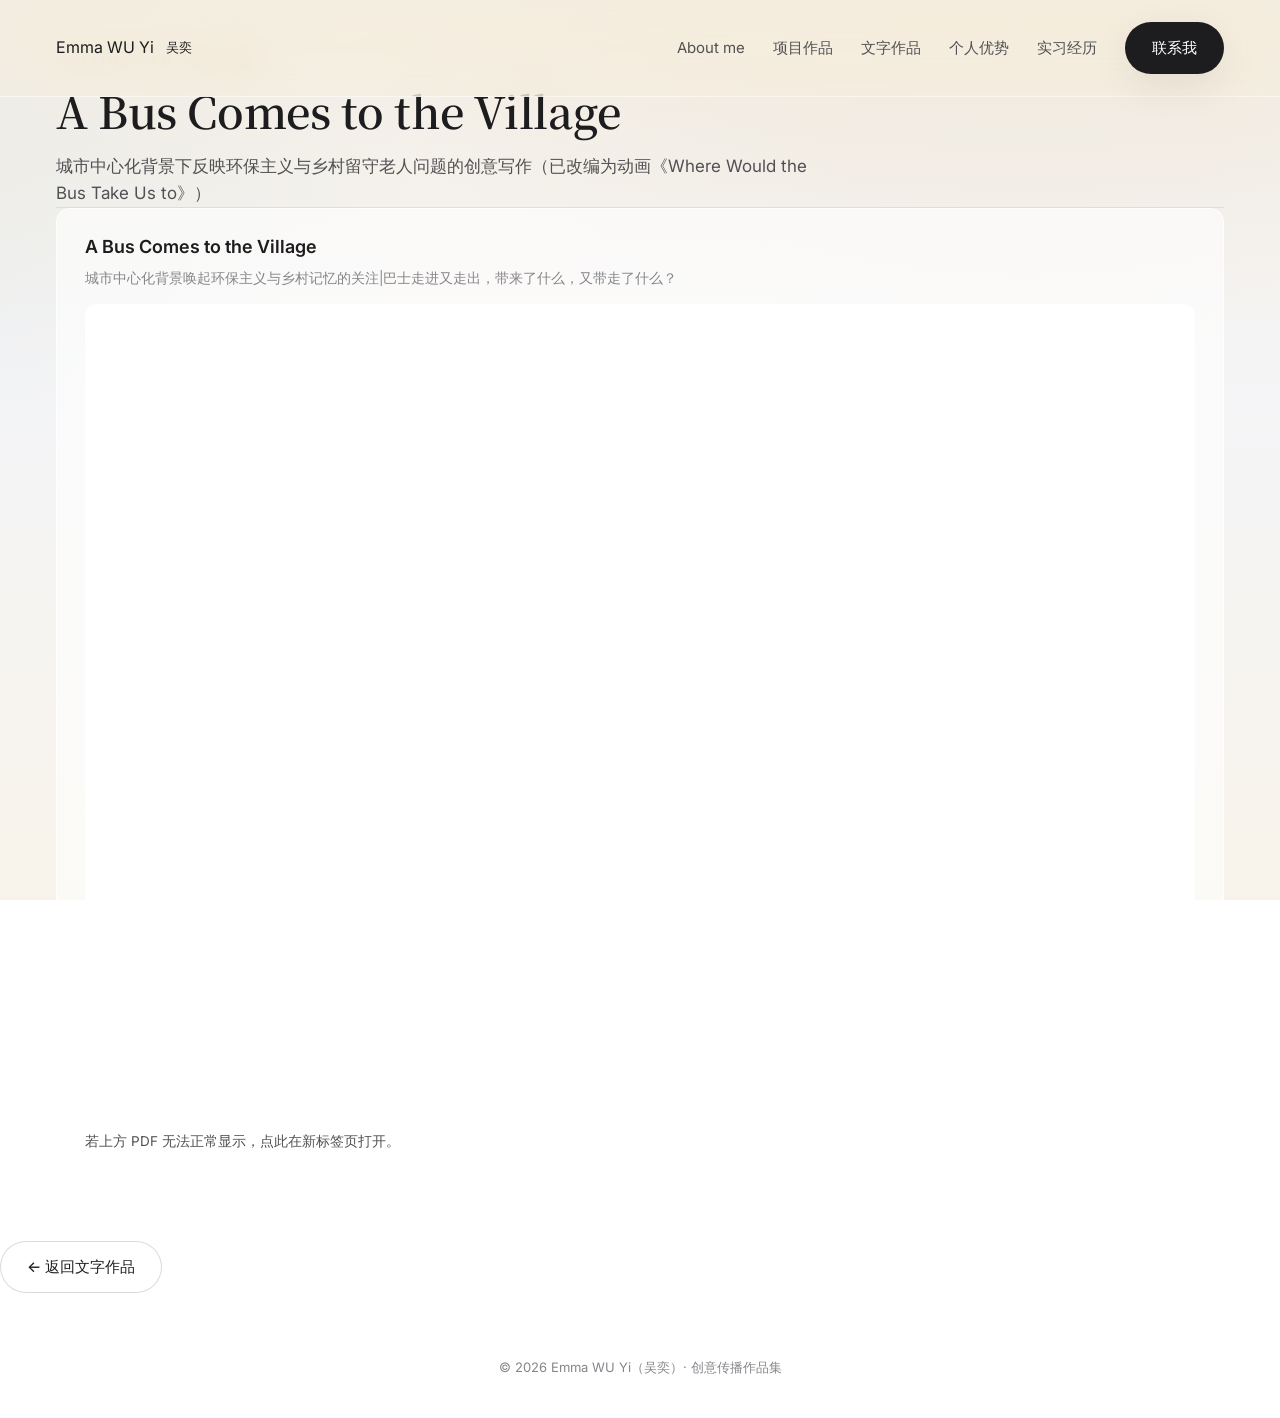
<file: bus.html>
<!doctype html>
<html lang="zh-CN">

<head>
  <meta charset="UTF-8" />
  <meta name="viewport" content="width=device-width, initial-scale=1.0" />
  <title>A Bus Comes to the Village · Emma WU Yi · 创意传播作品集</title>
  <meta name="description" content="城市中心化背景下反映环保主义与乡村留守老人问题的创意写作" />
  <link rel="preconnect" href="https://fonts.googleapis.com" />
  <link rel="preconnect" href="https://fonts.gstatic.com" crossorigin />
  <link
    href="https://fonts.googleapis.com/css2?family=Inter:wght@300;400;500;600;700&family=Noto+Serif+SC:wght@400;500;600;700&display=swap"
    rel="stylesheet" />
  <!-- 样式继承 index.html：同一份 styles.css + main.js -->
  <link rel="stylesheet" href="styles.css" />
  <script src="main.js" defer></script>
</head>

<body>
  <nav class="nav">
    <a class="nav__brand" href="index.html">Emma WU Yi<small>吴奕</small></a>
    <div class="nav__links"><a class="nav__link" href="index.html#about">About me</a><a class="nav__link"
        href="index.html#projects">
        项目作品</a><a class="nav__link" href="index.html#writings">
        文字作品</a><a class="nav__link" href="index.html#strengths">
        个人优势</a><a class="nav__link" href="index.html#internship">
        实习经历</a><a class="btn btn--primary" href="index.html#contact">
        联系我</a></div>
  </nav>
  <main>
    <section id="lunwen">
      <div class="container">
        <p class="eyebrow">Writing Lab · 文字作品</p>
        <h2 class="section-title">A Bus Comes to the Village</h2>
        <p class="section-lede">
          城市中心化背景下反映环保主义与乡村留守老人问题的创意写作（已改编为动画《Where Would the Bus Take Us to》）</p>
        <article class="paper open">
          <div class="paper__panel" style="max-height:none">
            <div class="paper__inner">
              <h4>A Bus Comes to the Village</h4>
              <p class="paper__note">
                城市中心化背景唤起环保主义与乡村记忆的关注|巴士走进又走出，带来了什么，又带走了什么？</p>
                <div class="paper__body">
                  <iframe src="A_Bus_Comes_to_the_Village.pdf" title="A Bus Comes to the Village" loading="lazy"
                    style="width:100%;height:820px;border:1px solid rgba(255,255,255,0.7);border-radius:12px;background:#fff"></iframe>
                  <p style="font-size:13.5px">
                    若上方 PDF 无法正常显示，<a href="A_Bus_Comes_to_the_Village.pdf" target="_blank" rel="noreferrer">点此在新标签页打开</a>。</p>
                </div>
              </div>
            </div>
          </div>
        </article>
        <p style="margin-top:32px"><a class="btn btn--ghost" href="index.html#writings">← 返回文字作品</a></p>
      </div>
    </section>
  </main>
  <p class="contact__copy" style="padding:0 0 40px;text-align:center">© 2026 Emma WU Yi（吴奕）· 创意传播作品集</p>
</body>

</html>
</file>
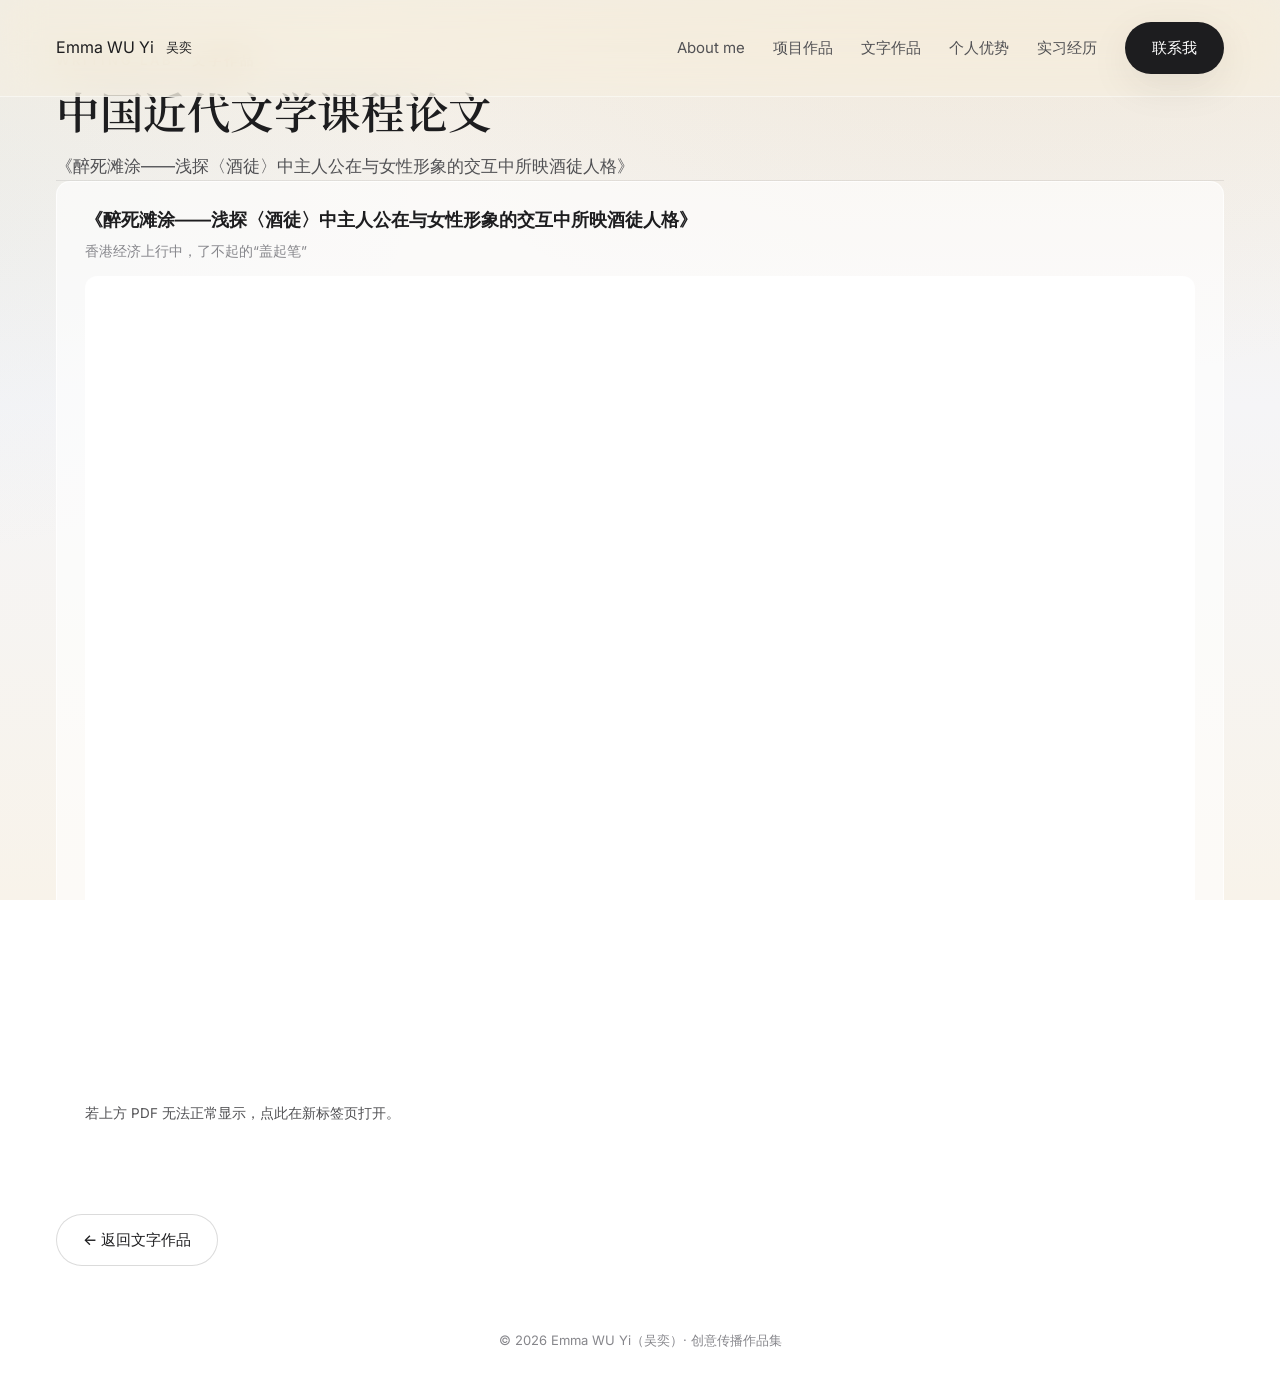
<file: jindai.html>
<!doctype html>
<html lang="zh-CN">

<head>
  <meta charset="UTF-8" />
  <meta name="viewport" content="width=device-width, initial-scale=1.0" />
  <title>中国近代文学课程论文 · Emma WU Yi · 创意传播作品集</title>
  <meta name="description" content="论文全文：《醉死滩涂——浅探〈酒徒〉中主人公在与女性形象的交互中所映酒徒人格》" />
  <link rel="preconnect" href="https://fonts.googleapis.com" />
  <link rel="preconnect" href="https://fonts.gstatic.com" crossorigin />
  <link
    href="https://fonts.googleapis.com/css2?family=Inter:wght@300;400;500;600;700&family=Noto+Serif+SC:wght@400;500;600;700&display=swap"
    rel="stylesheet" />
  <!-- 样式继承 index.html：同一份 styles.css + main.js -->
  <link rel="stylesheet" href="styles.css" />
  <script src="main.js" defer></script>
</head>

<body>
  <nav class="nav">
    <a class="nav__brand" href="index.html">Emma WU Yi<small>吴奕</small></a>
    <div class="nav__links"><a class="nav__link" href="index.html#about">About me</a><a class="nav__link"
        href="index.html#projects">
        项目作品</a><a class="nav__link" href="index.html#writings">
        文字作品</a><a class="nav__link" href="index.html#strengths">
        个人优势</a><a class="nav__link" href="index.html#internship">
        实习经历</a><a class="btn btn--primary" href="index.html#contact">
        联系我</a></div>
  </nav>
  <main>
    <section id="lunwen">
      <div class="container">
        <p class="eyebrow">Writing Lab · 文字作品</p>
        <h2 class="section-title">中国近代文学课程论文</h2>
        <p class="section-lede">
          《醉死滩涂——浅探〈酒徒〉中主人公在与女性形象的交互中所映酒徒人格》</p>
        <article class="paper open">
          <div class="paper__panel" style="max-height:none">
            <div class="paper__inner">
              <h4>《醉死滩涂——浅探〈酒徒〉中主人公在与女性形象的交互中所映酒徒人格》</h4>
              <p class="paper__note">
                香港经济上行中，了不起的“盖起笔”</p>
              <div class="paper__body">
                <iframe src="《醉死滩涂——浅探《酒徒》主人公在与女性形象的交互中所映出的酒徒人格》.pdf" title="醉死滩涂" loading="lazy"
                    style="width:100%;height:820px;border:1px solid rgba(255,255,255,0.7);border-radius:12px;background:#fff"></iframe>
                  <p style="font-size:13.5px">
                    若上方 PDF 无法正常显示，<a href="《醉死滩涂——浅探《酒徒》主人公在与女性形象的交互中所映出的酒徒人格》.pdf" target="_blank" rel="noreferrer">点此在新标签页打开</a>。</p>
              </div>
            </div>
          </div>
        </article>
        <p style="margin-top:32px"><a class="btn btn--ghost" href="index.html#writings">← 返回文字作品</a></p>
      </div>
    </section>
  </main>
  <p class="contact__copy" style="padding:0 0 40px;text-align:center">© 2026 Emma WU Yi（吴奕）· 创意传播作品集</p>
</body>

</html>
</file>
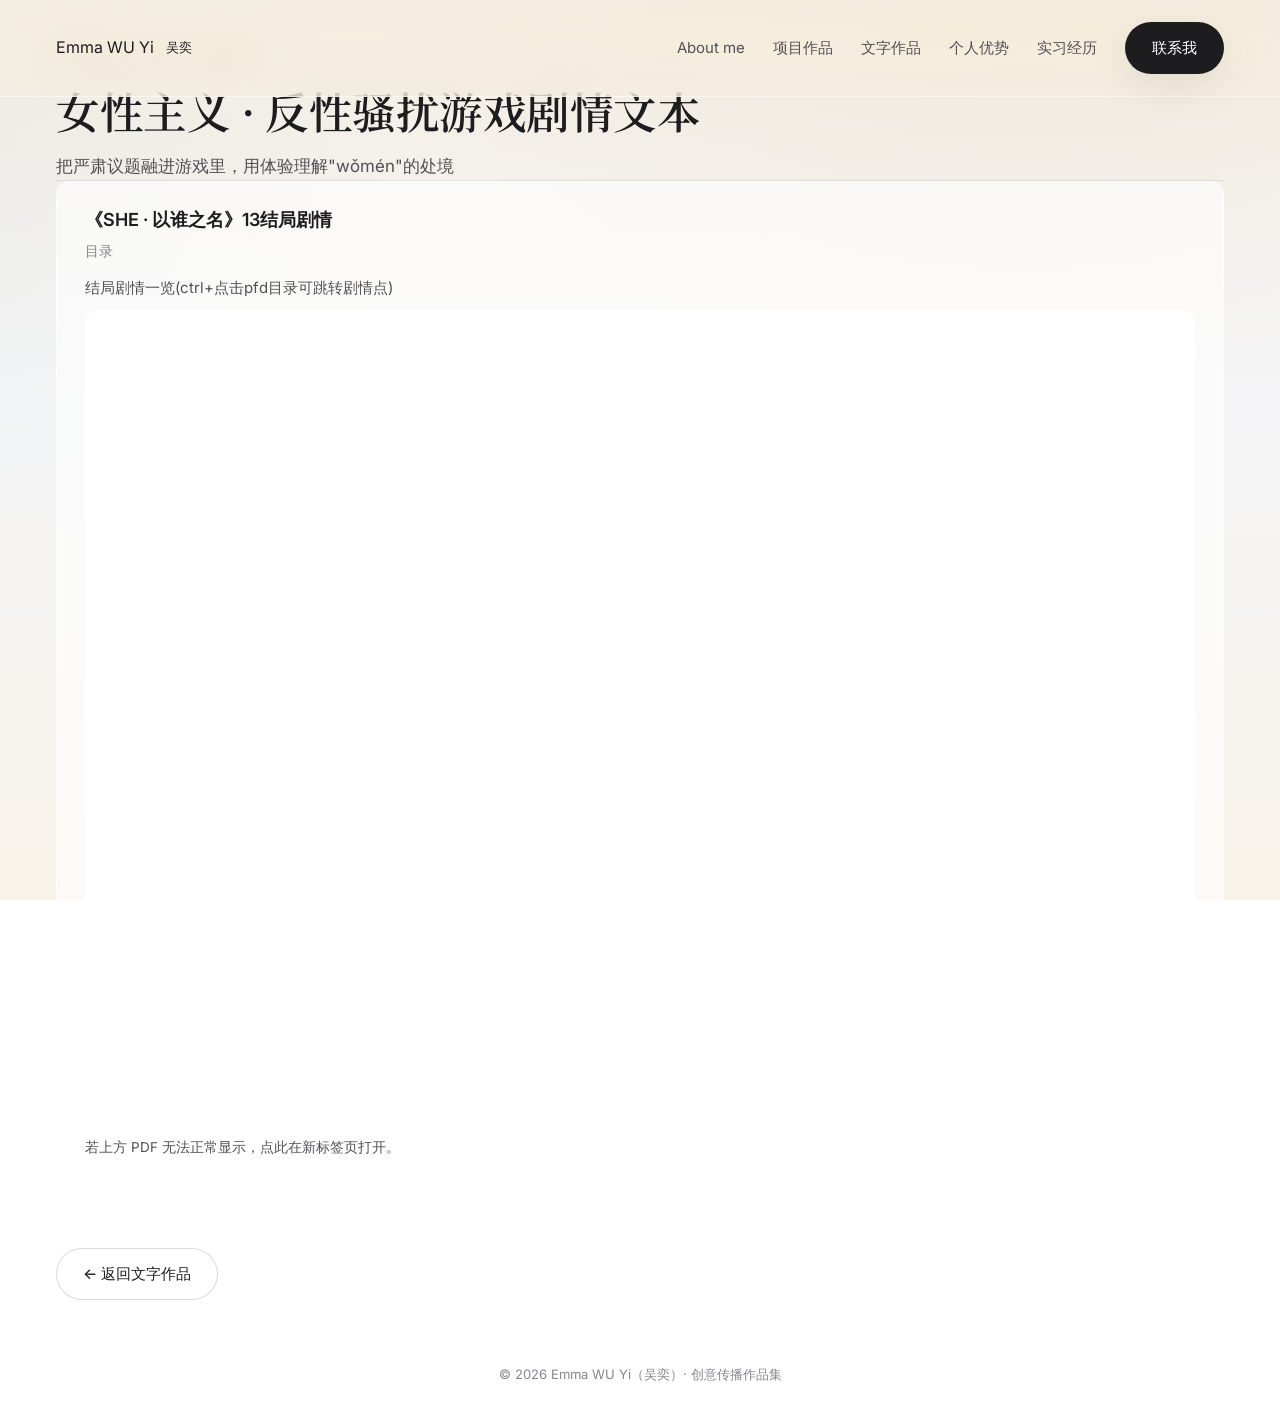
<file: juben.html>
<!doctype html>
<html lang="zh-CN">

<head>
  <meta charset="UTF-8" />
  <meta name="viewport" content="width=device-width, initial-scale=1.0" />
  <title>女性主义 · 反性骚扰游戏剧情文本 · Emma WU Yi · 创意传播作品集</title>
  <meta name="description" content="《SHE · 以谁之名》13结局剧情目录" />
  <link rel="preconnect" href="https://fonts.googleapis.com" />
  <link rel="preconnect" href="https://fonts.gstatic.com" crossorigin />
  <link
    href="https://fonts.googleapis.com/css2?family=Inter:wght@300;400;500;600;700&family=Noto+Serif+SC:wght@400;500;600;700&display=swap"
    rel="stylesheet" />
  <!-- 样式继承 index.html：同一份 styles.css + main.js -->
  <link rel="stylesheet" href="styles.css" />
  <script src="main.js" defer></script>
</head>

<body>
  <nav class="nav">
    <a class="nav__brand" href="index.html">Emma WU Yi<small>吴奕</small></a>
    <div class="nav__links"><a class="nav__link" href="index.html#about">About me</a><a class="nav__link"
        href="index.html#projects">
        项目作品</a><a class="nav__link" href="index.html#writings">
        文字作品</a><a class="nav__link" href="index.html#strengths">
        个人优势</a><a class="nav__link" href="index.html#internship">
        实习经历</a><a class="btn btn--primary" href="index.html#contact">
        联系我</a></div>
  </nav>
  <main>
    <section id="lunwen">
      <div class="container">
        <p class="eyebrow">Writing Lab · 文字作品</p>
        <h2 class="section-title">女性主义 · 反性骚扰游戏剧情文本</h2>
        <p class="section-lede">把严肃议题融进游戏里，用体验理解"wǒmén"的处境</p>
        <article class="paper open">
          <div class="paper__panel" style="max-height:none">
            <div class="paper__inner">
              <h4>《SHE · 以谁之名》13结局剧情</h4>
              <p class="paper__note">目录</p>
              <div class="paper__body">
                <!-- <p>
                  A-1【空文】两身沉重，一纸空文<br />
                  B-1【饮水】如人饮水，冷暖自知<br />
                  C-1【退场】我还会再回来的！<br />
                  D-1【相惜】“你也顺利”<br />
                  B-2【絮语】是蛊惑，是示警？<br />
                  C-2【青萍】青萍之末起大风，岂知我后无潮生<br />
                  D-2【利剑】也可锋芒毕露，也可藏锋蛰伏<br />
                  A-1【空文】我执笔，破我执（彩蛋）<br />
                  A-2【破晓】不要温和地走入那个良夜<br />
                  B-3【飞鸟】“每一根羽毛上，都闪烁着自由的光辉”<br />
                  C-3【浪潮】我们，women<br />
                  非主线【送别】长亭外，古道边，芳草天<br />
                  非主线【鸵鸟】睡醒一切都会……<br />
                  非主线【孤狼】一只狼要小心啊<br />
                  非主线【漫游】一案一诉，保持专注
                </p> -->
                <p>结局剧情一览(ctrl+点击pfd目录可跳转剧情点)</p>
                <iframe src="《SHE·以谁之名》结局剧情一览.pdf" title="结局剧情一览" loading="lazy"
                  style="width:100%;height:820px;border:1px solid rgba(255,255,255,0.7);border-radius:12px;background:#fff"></iframe>
                <p style="font-size:13.5px">
                  若上方 PDF 无法正常显示，<a href="《SHE·以谁之名》结局剧情一览.pdf" target="_blank" rel="noreferrer">点此在新标签页打开</a>。</p>
              </div>
            </div>
          </div>
        </article>
        <p style="margin-top:32px"><a class="btn btn--ghost" href="index.html#writings">← 返回文字作品</a></p>
      </div>
    </section>
  </main>
  <p class="contact__copy" style="padding:0 0 40px;text-align:center">© 2026 Emma WU Yi（吴奕）· 创意传播作品集</p>
</body>

</html>
</file>
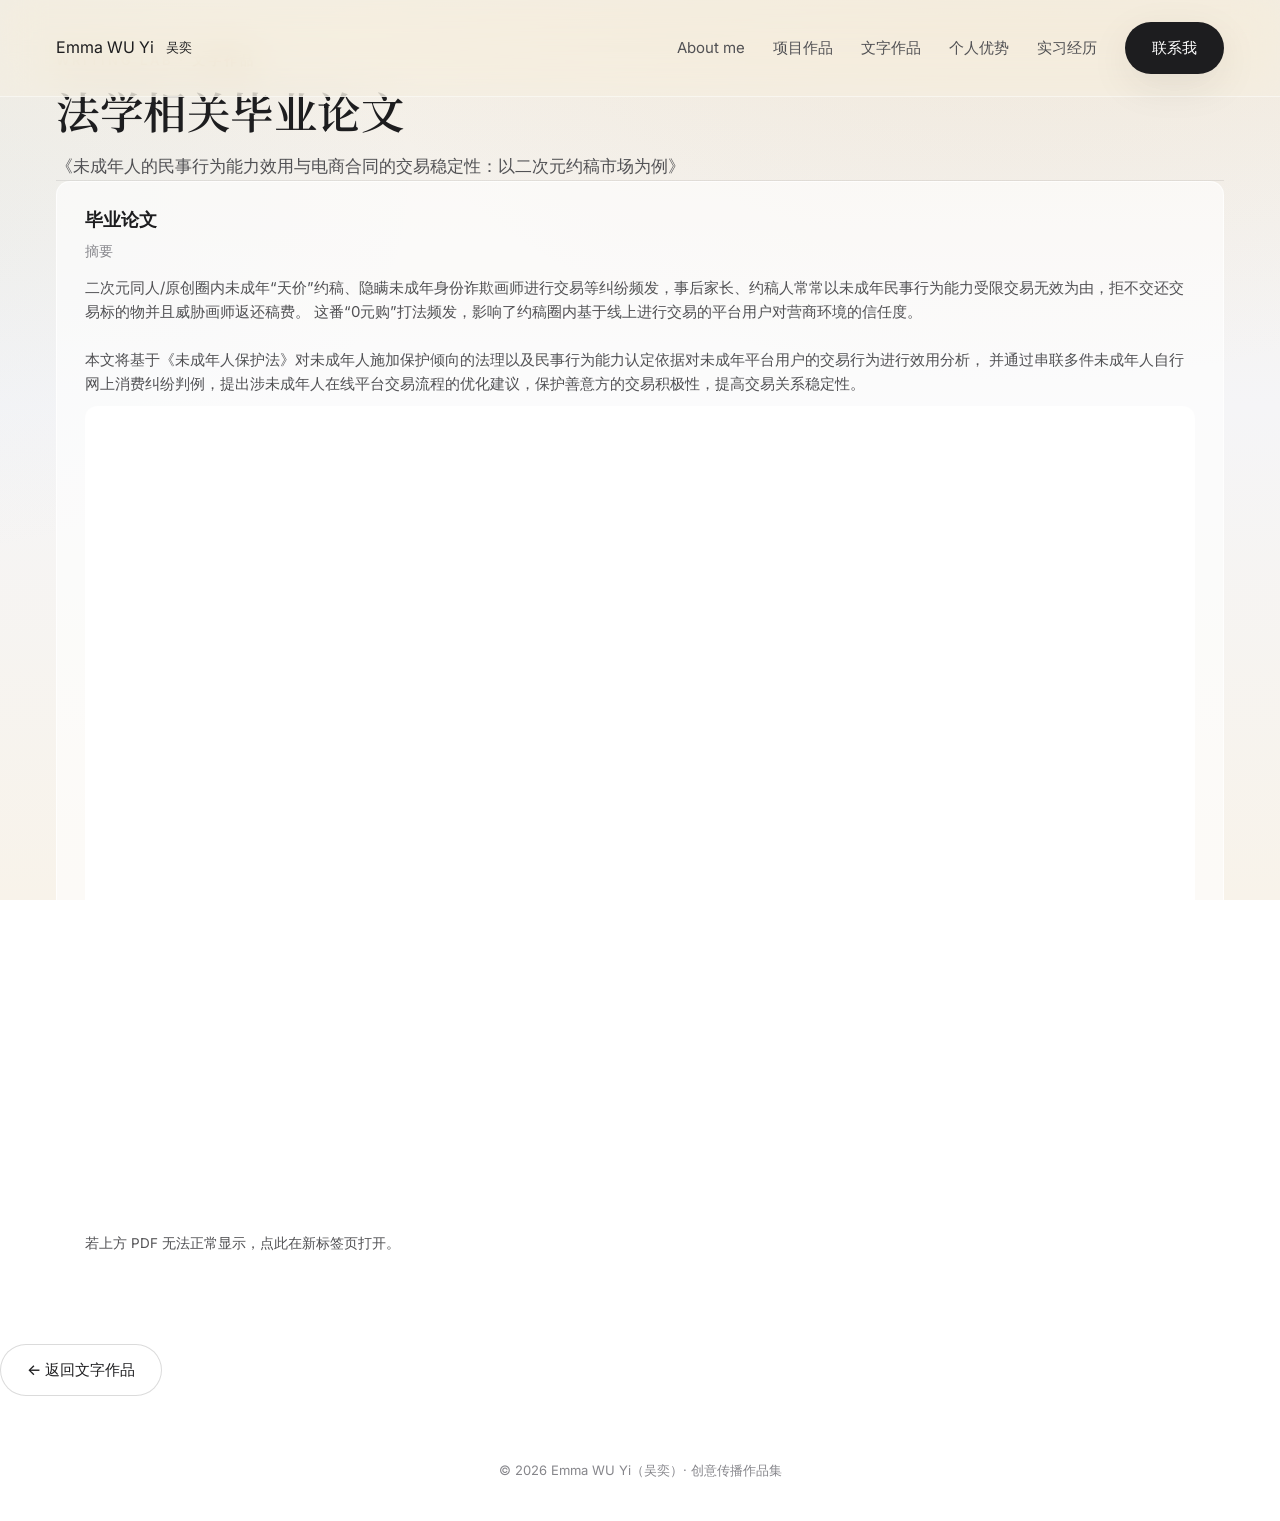
<file: lunwen.html>
<!doctype html>
<html lang="zh-CN">

<head>
  <meta charset="UTF-8" />
  <meta name="viewport" content="width=device-width, initial-scale=1.0" />
  <title>毕业论文 · Emma WU Yi · 创意传播作品集</title>
  <meta name="description" content="毕业论文全文：Stability of Transactions in the Customized-painting Market: Online Contracts with Minors" />
  <link rel="preconnect" href="https://fonts.googleapis.com" />
  <link rel="preconnect" href="https://fonts.gstatic.com" crossorigin />
  <link
    href="https://fonts.googleapis.com/css2?family=Inter:wght@300;400;500;600;700&family=Noto+Serif+SC:wght@400;500;600;700&display=swap"
    rel="stylesheet" />
  <!-- 样式继承 index.html：同一份 styles.css + main.js -->
  <link rel="stylesheet" href="styles.css" />
  <script src="main.js" defer></script>
</head>

<body>
  <nav class="nav">
    <a class="nav__brand" href="index.html">Emma WU Yi<small>吴奕</small></a>
    <div class="nav__links"><a class="nav__link" href="index.html#about">About me</a><a class="nav__link"
        href="index.html#projects">
        项目作品</a><a class="nav__link" href="index.html#writings">
        文字作品</a><a class="nav__link" href="index.html#strengths">
        个人优势</a><a class="nav__link" href="index.html#internship">
        实习经历</a><a class="btn btn--primary" href="index.html#contact">
        联系我</a></div>
  </nav>
  <main>
    <section id="lunwen">
      <div class="container">
        <p class="eyebrow">Writing Lab · 文字作品</p>
        <h2 class="section-title">法学相关毕业论文</h2>
        <p class="section-lede">
          《未成年人的民事行为能力效用与电商合同的交易稳定性：以二次元约稿市场为例》</p>
        <article class="paper open">
          <div class="paper__panel" style="max-height:none">
            <div class="paper__inner">
              <h4>毕业论文</h4>
              <p class="paper__note">
                摘要</p>
              <div class="paper__body">
                <p>二次元同人/原创圈内未成年“天价”约稿、隐瞒未成年身份诈欺画师进行交易等纠纷频发，事后家长、约稿人常常以未成年民事行为能力受限交易无效为由，拒不交还交易标的物并且威胁画师返还稿费。
                  这番“0元购”打法频发，影响了约稿圈内基于线上进行交易的平台用户对营商环境的信任度。</br>
                </br>
                  本文将基于《未成年人保护法》对未成年人施加保护倾向的法理以及民事行为能力认定依据对未成年平台用户的交易行为进行效用分析，
                  并通过串联多件未成年人自行网上消费纠纷判例，提出涉未成年人在线平台交易流程的优化建议，保护善意方的交易积极性，提高交易关系稳定性。</p>
                  <iframe src="《未成年人的民事行为能力效用与电商合同的交易稳定性：以二次元约稿市场为例》.pdf" title="未成年人的民事行为能力效用与电商合同的交易稳定性，以二次元约稿市场为例" loading="lazy"
                    style="width:100%;height:820px;border:1px solid rgba(255,255,255,0.7);border-radius:12px;background:#fff"></iframe>
                    <p style="font-size:13.5px">
                    若上方 PDF 无法正常显示，<a href="《未成年人的民事行为能力效用与电商合同的交易稳定性：以二次元约稿市场为例》.pdf" target="_blank" rel="noreferrer">点此在新标签页打开</a>。</p>
              </div>
              </div>
            </div>
          </div>
        </article>
        <p style="margin-top:32px"><a class="btn btn--ghost" href="index.html#writings">← 返回文字作品</a></p>
      </div>
    </section>
  </main>
  <p class="contact__copy" style="padding:0 0 40px;text-align:center">© 2026 Emma WU Yi（吴奕）· 创意传播作品集</p>
</body>

</html>
</file>
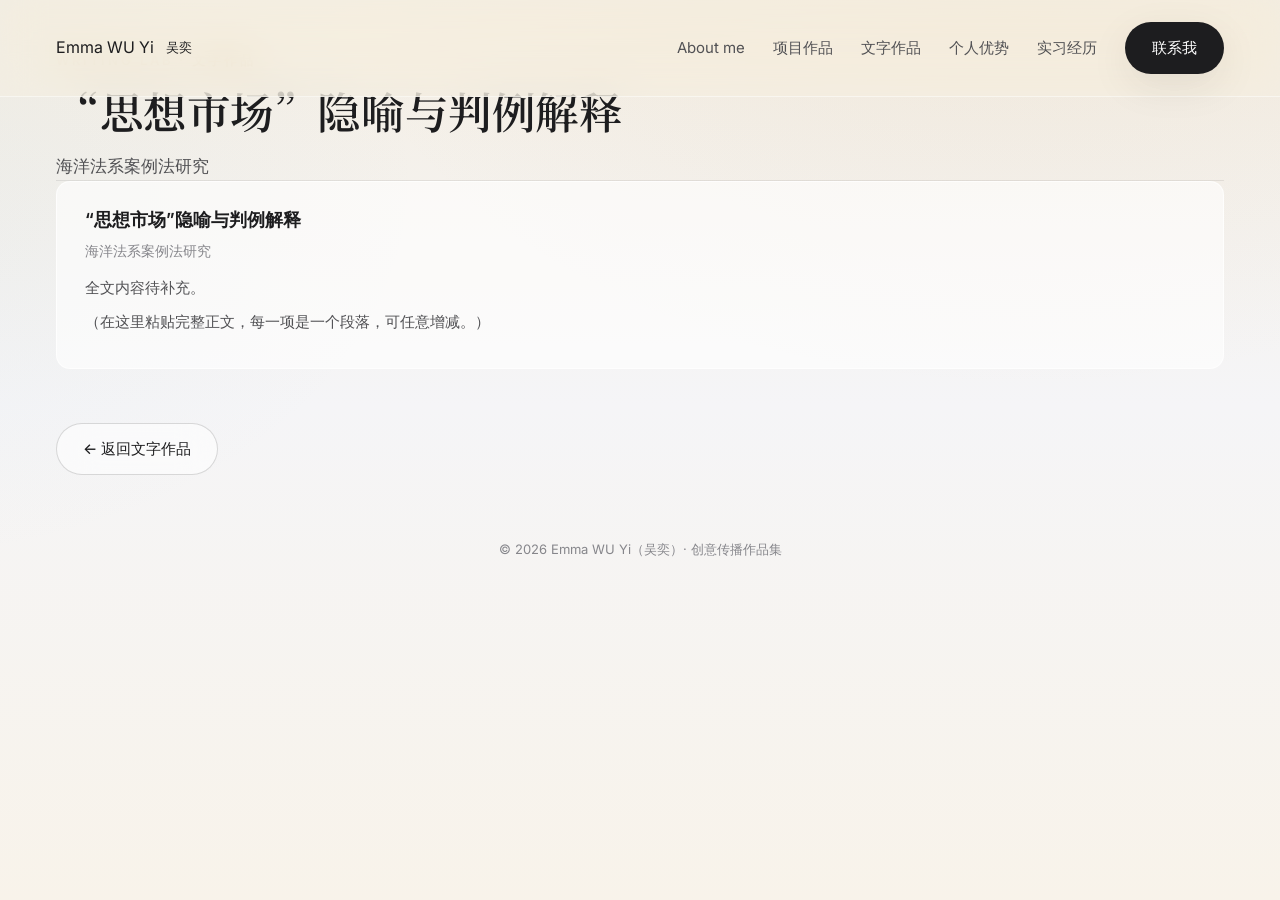
<file: sixiang.html>
<!doctype html>
<html lang="zh-CN">

<head>
  <meta charset="UTF-8" />
  <meta name="viewport" content="width=device-width, initial-scale=1.0" />
  <title>“思想市场”隐喻与判例解释 · Emma WU Yi · 创意传播作品集</title>
  <meta name="description" content="论文全文：“思想市场”隐喻与判例解释 —— 海洋法系案例法研究" />
  <link rel="preconnect" href="https://fonts.googleapis.com" />
  <link rel="preconnect" href="https://fonts.gstatic.com" crossorigin />
  <link
    href="https://fonts.googleapis.com/css2?family=Inter:wght@300;400;500;600;700&family=Noto+Serif+SC:wght@400;500;600;700&display=swap"
    rel="stylesheet" />
  <!-- 样式继承 index.html：同一份 styles.css + main.js -->
  <link rel="stylesheet" href="styles.css" />
  <script src="main.js" defer></script>
</head>

<body>
  <nav class="nav">
    <a class="nav__brand" href="index.html">Emma WU Yi<small>吴奕</small></a>
    <div class="nav__links"><a class="nav__link" href="index.html#about">About me</a><a class="nav__link"
        href="index.html#projects">
        项目作品</a><a class="nav__link" href="index.html#writings">
        文字作品</a><a class="nav__link" href="index.html#strengths">
        个人优势</a><a class="nav__link" href="index.html#internship">
        实习经历</a><a class="btn btn--primary" href="index.html#contact">
        联系我</a></div>
  </nav>
  <main>
    <section id="lunwen">
      <div class="container">
        <p class="eyebrow">Writing Lab · 文字作品</p>
        <h2 class="section-title">“思想市场”隐喻与判例解释</h2>
        <p class="section-lede">海洋法系案例法研究</p>
        <article class="paper open">
          <div class="paper__panel" style="max-height:none">
            <div class="paper__inner">
              <h4>“思想市场”隐喻与判例解释</h4>
              <p class="paper__note">海洋法系案例法研究</p>
              <div class="paper__body">
                <p>全文内容待补充。</p>
                <p>（在这里粘贴完整正文，每一项是一个段落，可任意增减。）</p>
              </div>
            </div>
          </div>
        </article>
        <p style="margin-top:32px"><a class="btn btn--ghost" href="index.html#writings">← 返回文字作品</a></p>
      </div>
    </section>
  </main>
  <p class="contact__copy" style="padding:0 0 40px;text-align:center">© 2026 Emma WU Yi（吴奕）· 创意传播作品集</p>
</body>

</html>
</file>
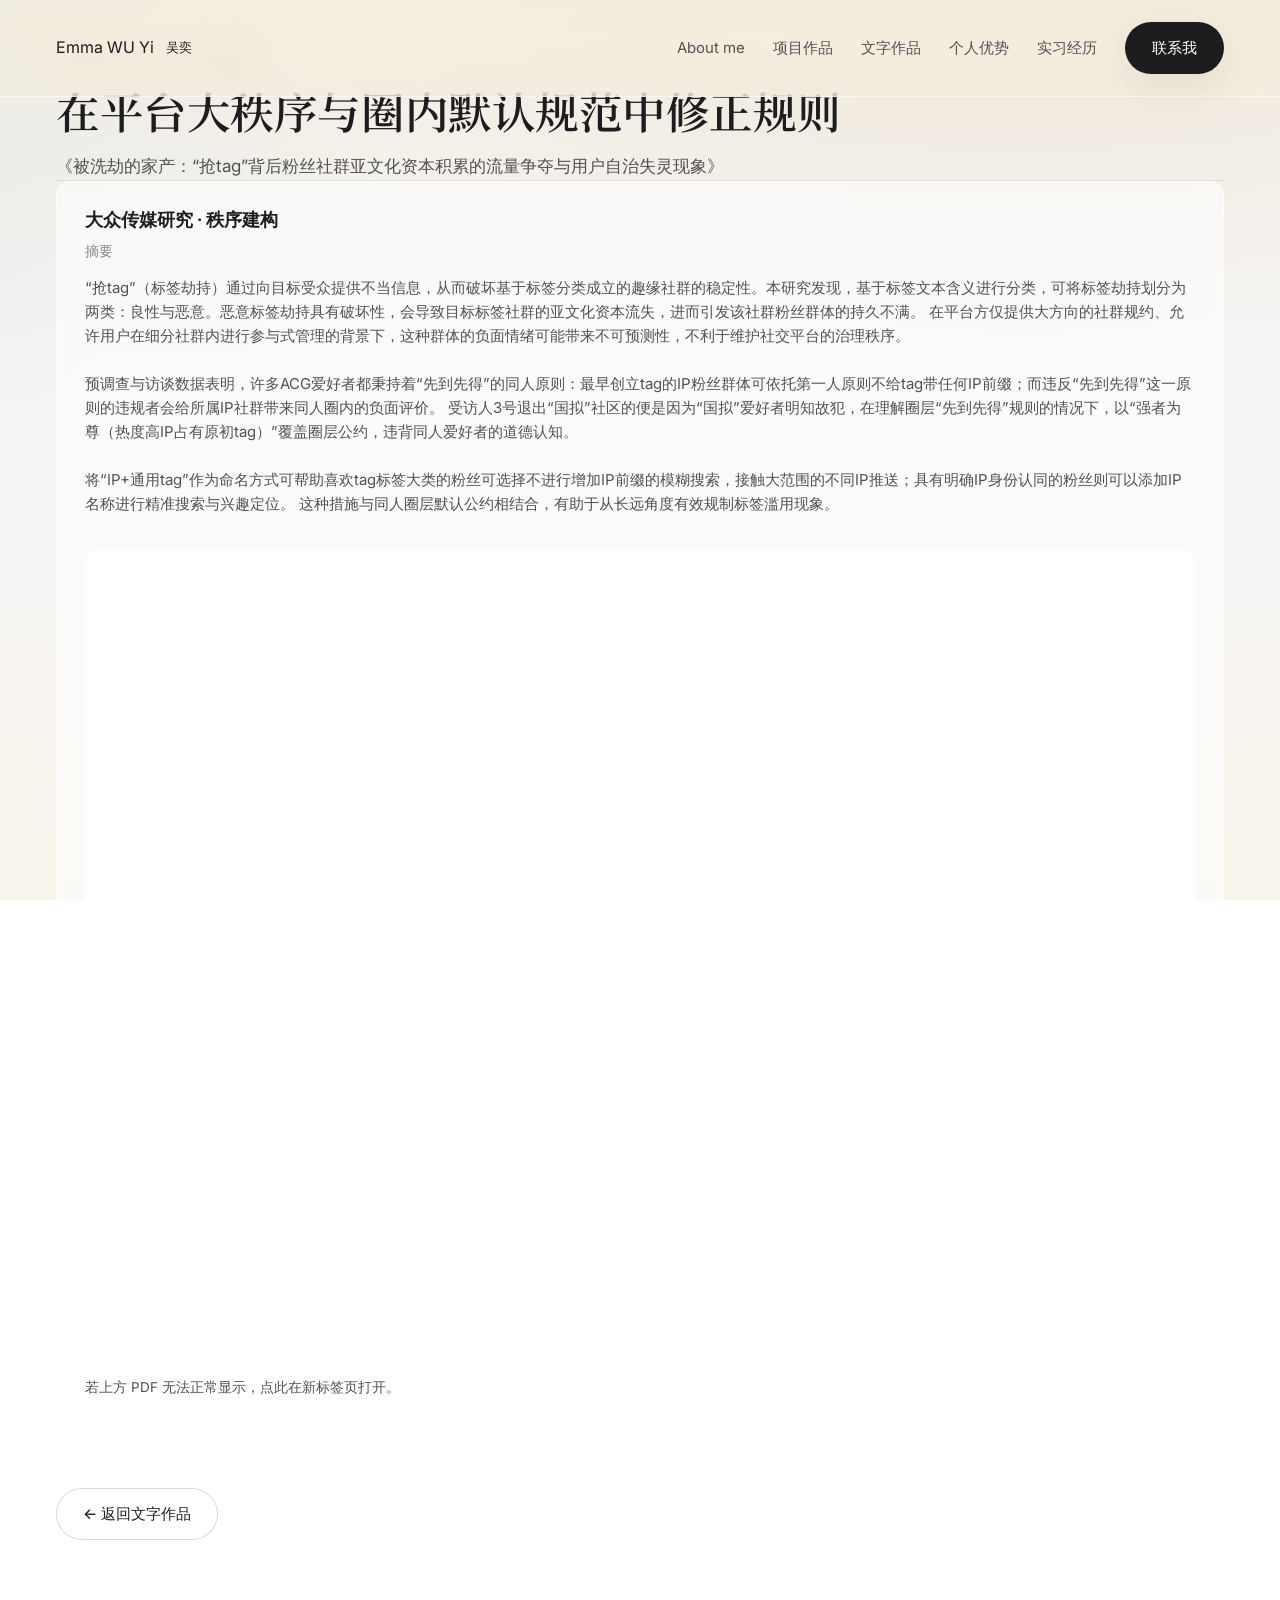
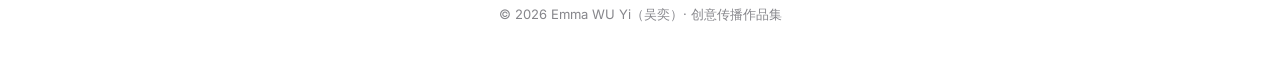
<file: tongren.html>
<!doctype html>
<html lang="zh-CN">

<head>
  <meta charset="UTF-8" />
  <meta name="viewport" content="width=device-width, initial-scale=1.0" />
  <title>同人社区的“参与式文化” · Emma WU Yi · 创意传播作品集</title>
  <meta name="description" content="论文全文：Hashtag hijacking as damage to subcultural capital of the fans community" />
  <link rel="preconnect" href="https://fonts.googleapis.com" />
  <link rel="preconnect" href="https://fonts.gstatic.com" crossorigin />
  <link
    href="https://fonts.googleapis.com/css2?family=Inter:wght@300;400;500;600;700&family=Noto+Serif+SC:wght@400;500;600;700&display=swap"
    rel="stylesheet" />
  <!-- 样式继承 index.html：同一份 styles.css + main.js -->
  <link rel="stylesheet" href="styles.css" />
  <script src="main.js" defer></script>
</head>

<body>
  <nav class="nav">
    <a class="nav__brand" href="index.html">Emma WU Yi<small>吴奕</small></a>
    <div class="nav__links"><a class="nav__link" href="index.html#about">About me</a><a class="nav__link"
        href="index.html#projects">
        项目作品</a><a class="nav__link" href="index.html#writings">
        文字作品</a><a class="nav__link" href="index.html#strengths">
        个人优势</a><a class="nav__link" href="index.html#internship">
        实习经历</a><a class="btn btn--primary" href="index.html#contact">
        联系我</a></div>
  </nav>
  <main>
    <section id="lunwen">
      <div class="container">
        <p class="eyebrow">Writing Lab · 文字作品</p>
        <h2 class="section-title">在平台大秩序与圈内默认规范中修正规则</h2>
        <p class="section-lede">
          《被洗劫的家产：“抢tag”背后粉丝社群亚文化资本积累的流量争夺与用户自治失灵现象》</p>
        <article class="paper open">
          <div class="paper__panel" style="max-height:none">
            <div class="paper__inner">
              <h4>大众传媒研究 · 秩序建构</h4>
              <p class="paper__note">
                摘要</p>
              <div class="paper__body">
                <p>“抢tag”（标签劫持）通过向目标受众提供不当信息，从而破坏基于标签分类成立的趣缘社群的稳定性。本研究发现，基于标签文本含义进行分类，可将标签劫持划分为两类：良性与恶意。恶意标签劫持具有破坏性，会导致目标标签社群的亚文化资本流失，进而引发该社群粉丝群体的持久不满。
                在平台方仅提供大方向的社群规约、允许用户在细分社群内进行参与式管理的背景下，这种群体的负面情绪可能带来不可预测性，不利于维护社交平台的治理秩序。</br>
                </br>
                预调查与访谈数据表明，许多ACG爱好者都秉持着“先到先得”的同人原则：最早创立tag的IP粉丝群体可依托第一人原则不给tag带任何IP前缀；而违反“先到先得”这一原则的违规者会给所属IP社群带来同人圈内的负面评价。
                受访人3号退出“国拟”社区的便是因为“国拟”爱好者明知故犯，在理解圈层“先到先得”规则的情况下，以“强者为尊（热度高IP占有原初tag）”覆盖圈层公约，违背同人爱好者的道德认知。</br>
                </br>
                将“IP+通用tag”作为命名方式可帮助喜欢tag标签大类的粉丝可选择不进行增加IP前缀的模糊搜索，接触大范围的不同IP推送；具有明确IP身份认同的粉丝则可以添加IP名称进行精准搜索与兴趣定位。
                这种措施与同人圈层默认公约相结合，有助于从长远角度有效规制标签滥用现象。</br>
                </br></p>
                <iframe src="《被洗劫的家产：“抢tag”背后粉丝社群亚文化资本积累的流量争夺与用户自治失灵现象》.pdf" title="《被洗劫的家产：“抢tag”背后粉丝社群亚文化资本积累的流量争夺与用户自治失灵现象》" loading="lazy"
                    style="width:100%;height:820px;border:1px solid rgba(255,255,255,0.7);border-radius:12px;background:#fff"></iframe>
                    <p style="font-size:13.5px">
                    若上方 PDF 无法正常显示，<a href="《被洗劫的家产：“抢tag”背后粉丝社群亚文化资本积累的流量争夺与用户自治失灵现象》.pdf" target="_blank" rel="noreferrer">点此在新标签页打开</a>。</p>
              </div>
            </div>
          </div>
        </article>
        <p style="margin-top:32px"><a class="btn btn--ghost" href="index.html#writings">← 返回文字作品</a></p>
      </div>
    </section>
  </main>
  <p class="contact__copy" style="padding:0 0 40px;text-align:center">© 2026 Emma WU Yi（吴奕）· 创意传播作品集</p>
</body>

</html>
</file>
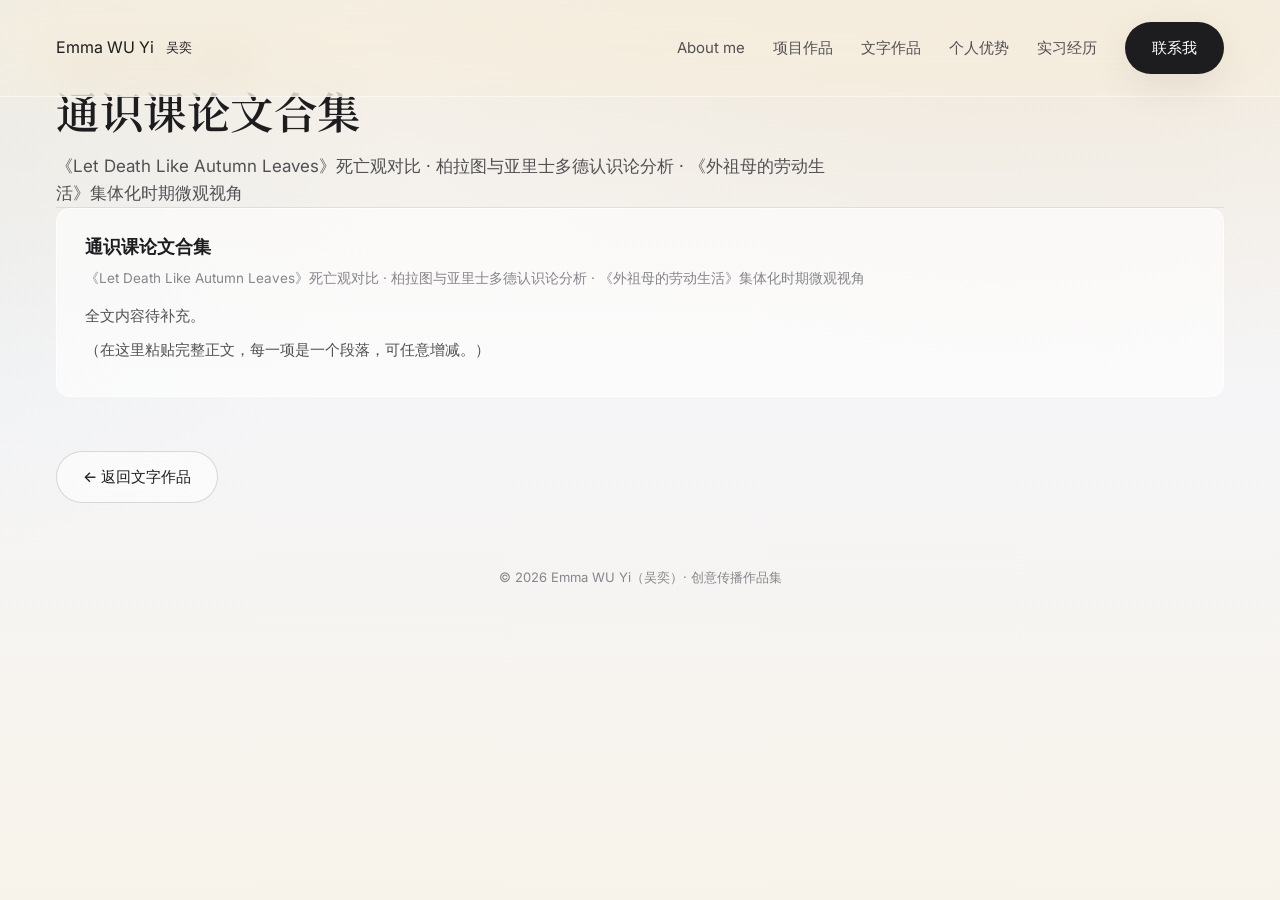
<file: tongshi.html>
<!doctype html>
<html lang="zh-CN">

<head>
  <meta charset="UTF-8" />
  <meta name="viewport" content="width=device-width, initial-scale=1.0" />
  <title>通识课论文合集 · Emma WU Yi · 创意传播作品集</title>
  <meta name="description" content="通识课论文合集：死亡观对比 · 认识论分析 · 集体化时期微观视角" />
  <link rel="preconnect" href="https://fonts.googleapis.com" />
  <link rel="preconnect" href="https://fonts.gstatic.com" crossorigin />
  <link
    href="https://fonts.googleapis.com/css2?family=Inter:wght@300;400;500;600;700&family=Noto+Serif+SC:wght@400;500;600;700&display=swap"
    rel="stylesheet" />
  <!-- 样式继承 index.html：同一份 styles.css + main.js -->
  <link rel="stylesheet" href="styles.css" />
  <script src="main.js" defer></script>
</head>

<body>
  <nav class="nav">
    <a class="nav__brand" href="index.html">Emma WU Yi<small>吴奕</small></a>
    <div class="nav__links"><a class="nav__link" href="index.html#about">About me</a><a class="nav__link"
        href="index.html#projects">
        项目作品</a><a class="nav__link" href="index.html#writings">
        文字作品</a><a class="nav__link" href="index.html#strengths">
        个人优势</a><a class="nav__link" href="index.html#internship">
        实习经历</a><a class="btn btn--primary" href="index.html#contact">
        联系我</a></div>
  </nav>
  <main>
    <section id="lunwen">
      <div class="container">
        <p class="eyebrow">Writing Lab · 文字作品</p>
        <h2 class="section-title">通识课论文合集</h2>
        <p class="section-lede">
          《Let Death Like Autumn Leaves》死亡观对比 · 柏拉图与亚里士多德认识论分析 · 《外祖母的劳动生活》集体化时期微观视角</p>
        <article class="paper open">
          <div class="paper__panel" style="max-height:none">
            <div class="paper__inner">
              <h4>通识课论文合集</h4>
              <p class="paper__note">
                《Let Death Like Autumn Leaves》死亡观对比 · 柏拉图与亚里士多德认识论分析 · 《外祖母的劳动生活》集体化时期微观视角</p>
              <div class="paper__body">
                <p>全文内容待补充。</p>
                <p>（在这里粘贴完整正文，每一项是一个段落，可任意增减。）</p>
              </div>
            </div>
          </div>
        </article>
        <p style="margin-top:32px"><a class="btn btn--ghost" href="index.html#writings">← 返回文字作品</a></p>
      </div>
    </section>
  </main>
  <p class="contact__copy" style="padding:0 0 40px;text-align:center">© 2026 Emma WU Yi（吴奕）· 创意传播作品集</p>
</body>

</html>
</file>
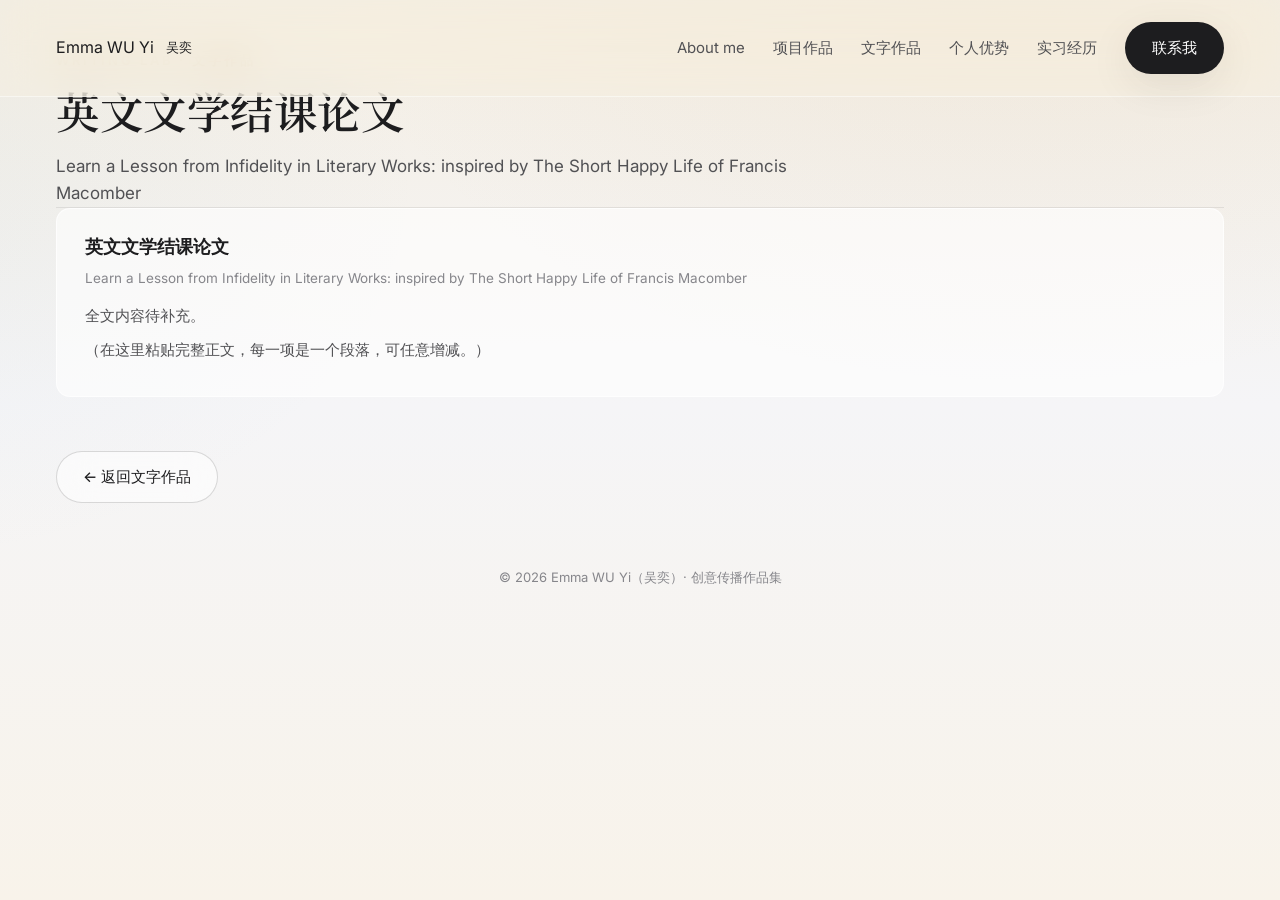
<file: yingwen.html>
<!doctype html>
<html lang="zh-CN">

<head>
  <meta charset="UTF-8" />
  <meta name="viewport" content="width=device-width, initial-scale=1.0" />
  <title>英文文学结课论文 · Emma WU Yi · 创意传播作品集</title>
  <meta name="description" content="论文全文：Learn a Lesson from Infidelity in Literary Works" />
  <link rel="preconnect" href="https://fonts.googleapis.com" />
  <link rel="preconnect" href="https://fonts.gstatic.com" crossorigin />
  <link
    href="https://fonts.googleapis.com/css2?family=Inter:wght@300;400;500;600;700&family=Noto+Serif+SC:wght@400;500;600;700&display=swap"
    rel="stylesheet" />
  <!-- 样式继承 index.html：同一份 styles.css + main.js -->
  <link rel="stylesheet" href="styles.css" />
  <script src="main.js" defer></script>
</head>

<body>
  <nav class="nav">
    <a class="nav__brand" href="index.html">Emma WU Yi<small>吴奕</small></a>
    <div class="nav__links"><a class="nav__link" href="index.html#about">About me</a><a class="nav__link"
        href="index.html#projects">
        项目作品</a><a class="nav__link" href="index.html#writings">
        文字作品</a><a class="nav__link" href="index.html#strengths">
        个人优势</a><a class="nav__link" href="index.html#internship">
        实习经历</a><a class="btn btn--primary" href="index.html#contact">
        联系我</a></div>
  </nav>
  <main>
    <section id="lunwen">
      <div class="container">
        <p class="eyebrow">Writing Lab · 文字作品</p>
        <h2 class="section-title">英文文学结课论文</h2>
        <p class="section-lede">
          Learn a Lesson from Infidelity in Literary Works: inspired by The Short Happy Life of Francis Macomber</p>
        <article class="paper open">
          <div class="paper__panel" style="max-height:none">
            <div class="paper__inner">
              <h4>英文文学结课论文</h4>
              <p class="paper__note">
                Learn a Lesson from Infidelity in Literary Works: inspired by The Short Happy Life of Francis
                Macomber</p>
              <div class="paper__body">
                <p>全文内容待补充。</p>
                <p>（在这里粘贴完整正文，每一项是一个段落，可任意增减。）</p>
              </div>
            </div>
          </div>
        </article>
        <p style="margin-top:32px"><a class="btn btn--ghost" href="index.html#writings">← 返回文字作品</a></p>
      </div>
    </section>
  </main>
  <p class="contact__copy" style="padding:0 0 40px;text-align:center">© 2026 Emma WU Yi（吴奕）· 创意传播作品集</p>
</body>

</html>
</file>
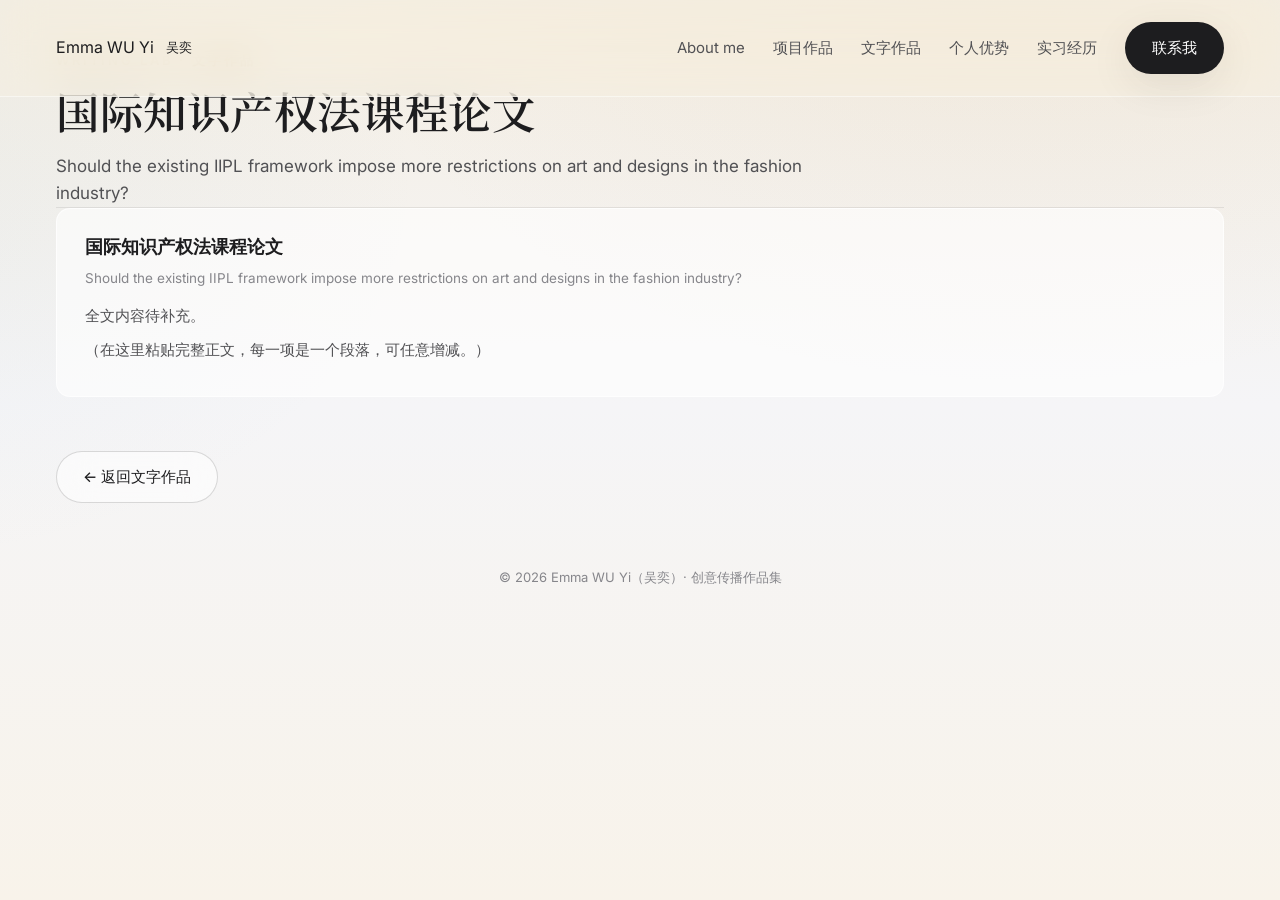
<file: zhichanquan.html>
<!doctype html>
<html lang="zh-CN">

<head>
  <meta charset="UTF-8" />
  <meta name="viewport" content="width=device-width, initial-scale=1.0" />
  <title>国际知识产权法课程论文 · Emma WU Yi · 创意传播作品集</title>
  <meta name="description" content="论文全文：Should the existing IIPL framework impose more restrictions on art and designs in the fashion industry?" />
  <link rel="preconnect" href="https://fonts.googleapis.com" />
  <link rel="preconnect" href="https://fonts.gstatic.com" crossorigin />
  <link
    href="https://fonts.googleapis.com/css2?family=Inter:wght@300;400;500;600;700&family=Noto+Serif+SC:wght@400;500;600;700&display=swap"
    rel="stylesheet" />
  <!-- 样式继承 index.html：同一份 styles.css + main.js -->
  <link rel="stylesheet" href="styles.css" />
  <script src="main.js" defer></script>
</head>

<body>
  <nav class="nav">
    <a class="nav__brand" href="index.html">Emma WU Yi<small>吴奕</small></a>
    <div class="nav__links"><a class="nav__link" href="index.html#about">About me</a><a class="nav__link"
        href="index.html#projects">
        项目作品</a><a class="nav__link" href="index.html#writings">
        文字作品</a><a class="nav__link" href="index.html#strengths">
        个人优势</a><a class="nav__link" href="index.html#internship">
        实习经历</a><a class="btn btn--primary" href="index.html#contact">
        联系我</a></div>
  </nav>
  <main>
    <section id="lunwen">
      <div class="container">
        <p class="eyebrow">Writing Lab · 文字作品</p>
        <h2 class="section-title">国际知识产权法课程论文</h2>
        <p class="section-lede">
          Should the existing IIPL framework impose more restrictions on art and designs in the fashion industry?</p>
        <article class="paper open">
          <div class="paper__panel" style="max-height:none">
            <div class="paper__inner">
              <h4>国际知识产权法课程论文</h4>
              <p class="paper__note">
                Should the existing IIPL framework impose more restrictions on art and designs in the fashion
                industry?</p>
              <div class="paper__body">
                <p>全文内容待补充。</p>
                <p>（在这里粘贴完整正文，每一项是一个段落，可任意增减。）</p>
              </div>
            </div>
          </div>
        </article>
        <p style="margin-top:32px"><a class="btn btn--ghost" href="index.html#writings">← 返回文字作品</a></p>
      </div>
    </section>
  </main>
  <p class="contact__copy" style="padding:0 0 40px;text-align:center">© 2026 Emma WU Yi（吴奕）· 创意传播作品集</p>
</body>

</html>
</file>
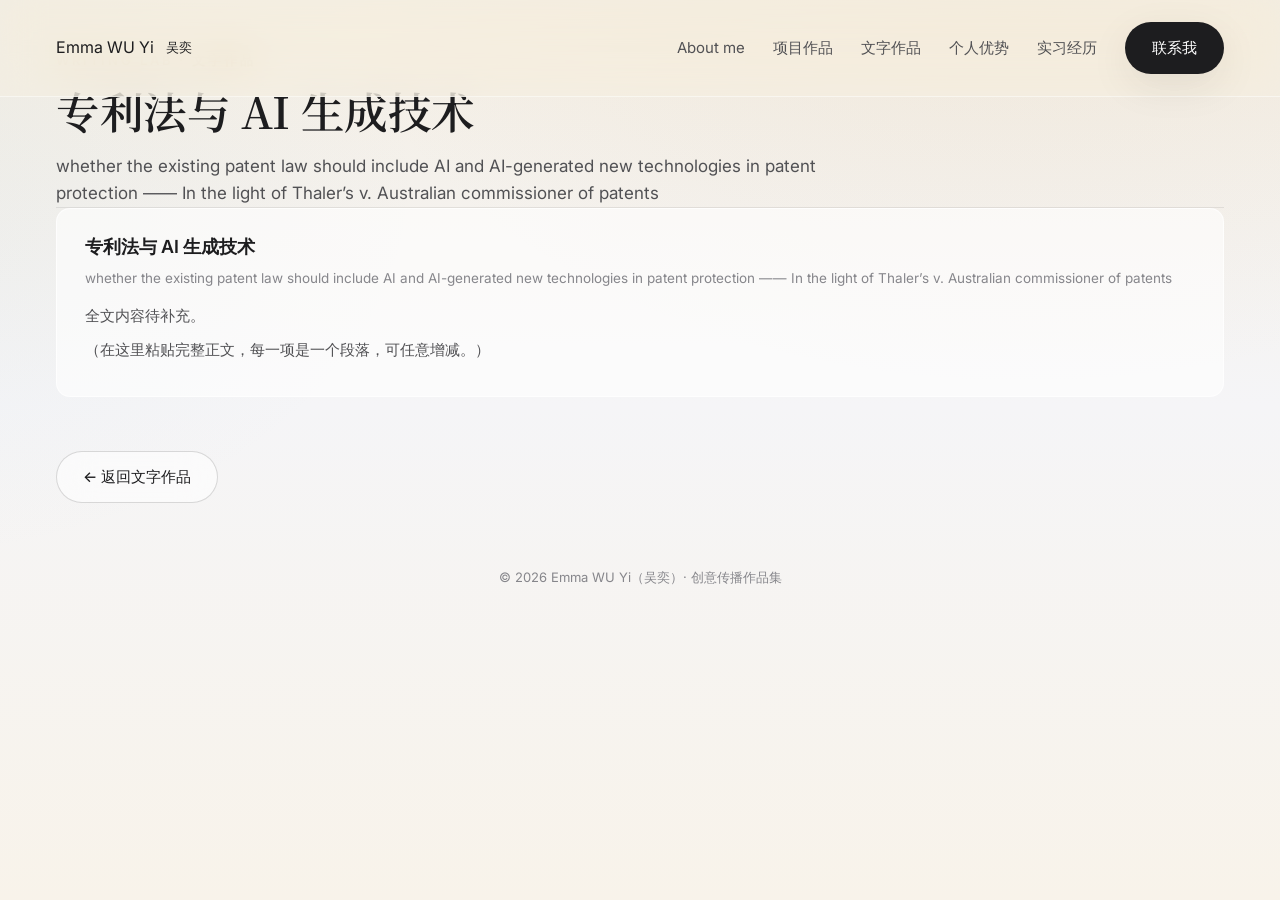
<file: zhuanli.html>
<!doctype html>
<html lang="zh-CN">

<head>
  <meta charset="UTF-8" />
  <meta name="viewport" content="width=device-width, initial-scale=1.0" />
  <title>专利法与 AI 生成技术 · Emma WU Yi · 创意传播作品集</title>
  <meta name="description" content="论文全文：whether the existing patent law should include AI and AI-generated new technologies in patent protection" />
  <link rel="preconnect" href="https://fonts.googleapis.com" />
  <link rel="preconnect" href="https://fonts.gstatic.com" crossorigin />
  <link
    href="https://fonts.googleapis.com/css2?family=Inter:wght@300;400;500;600;700&family=Noto+Serif+SC:wght@400;500;600;700&display=swap"
    rel="stylesheet" />
  <!-- 样式继承 index.html：同一份 styles.css + main.js -->
  <link rel="stylesheet" href="styles.css" />
  <script src="main.js" defer></script>
</head>

<body>
  <nav class="nav">
    <a class="nav__brand" href="index.html">Emma WU Yi<small>吴奕</small></a>
    <div class="nav__links"><a class="nav__link" href="index.html#about">About me</a><a class="nav__link"
        href="index.html#projects">
        项目作品</a><a class="nav__link" href="index.html#writings">
        文字作品</a><a class="nav__link" href="index.html#strengths">
        个人优势</a><a class="nav__link" href="index.html#internship">
        实习经历</a><a class="btn btn--primary" href="index.html#contact">
        联系我</a></div>
  </nav>
  <main>
    <section id="lunwen">
      <div class="container">
        <p class="eyebrow">Writing Lab · 文字作品</p>
        <h2 class="section-title">专利法与 AI 生成技术</h2>
        <p class="section-lede">
          whether the existing patent law should include AI and AI-generated new technologies in patent protection ——
          In the light of Thaler’s v. Australian commissioner of patents</p>
        <article class="paper open">
          <div class="paper__panel" style="max-height:none">
            <div class="paper__inner">
              <h4>专利法与 AI 生成技术</h4>
              <p class="paper__note">
                whether the existing patent law should include AI and AI-generated new technologies in patent
                protection —— In the light of Thaler’s v. Australian commissioner of patents</p>
              <div class="paper__body">
                <p>全文内容待补充。</p>
                <p>（在这里粘贴完整正文，每一项是一个段落，可任意增减。）</p>
              </div>
            </div>
          </div>
        </article>
        <p style="margin-top:32px"><a class="btn btn--ghost" href="index.html#writings">← 返回文字作品</a></p>
      </div>
    </section>
  </main>
  <p class="contact__copy" style="padding:0 0 40px;text-align:center">© 2026 Emma WU Yi（吴奕）· 创意传播作品集</p>
</body>

</html>
</file>
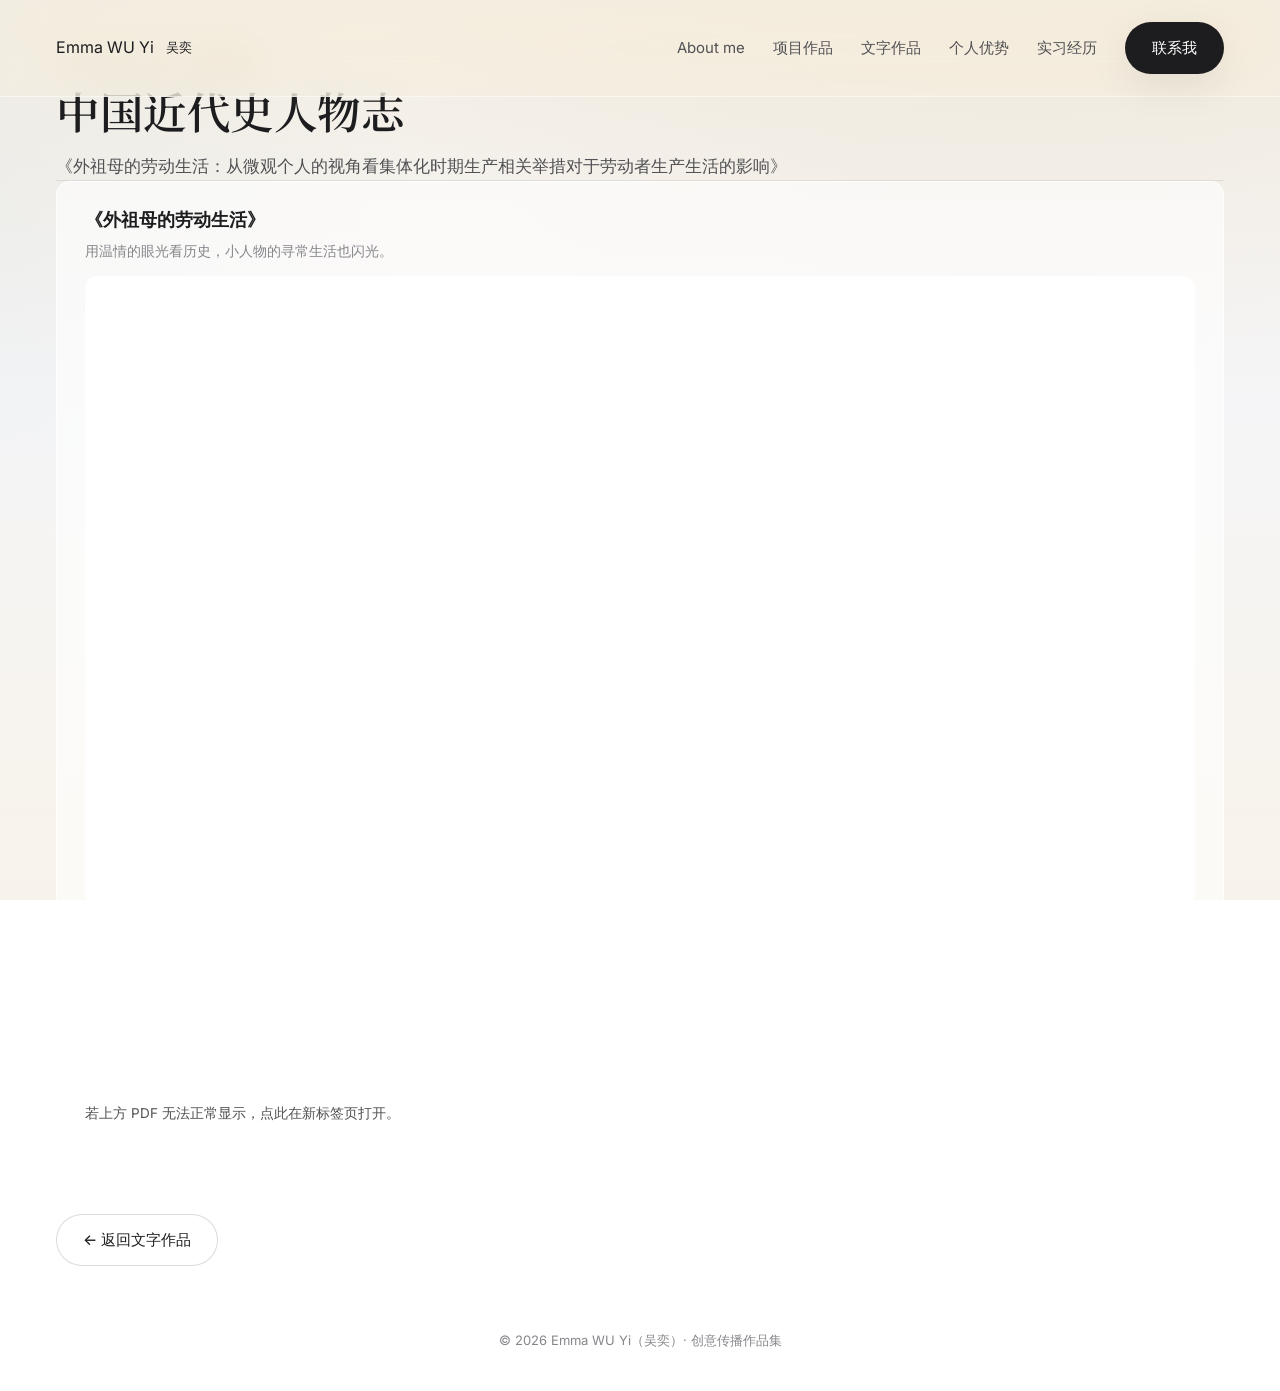
<file: 人物志.html>
<!doctype html>
<html lang="zh-CN">

<head>
  <meta charset="UTF-8" />
  <meta name="viewport" content="width=device-width, initial-scale=1.0" />
  <title>中国近代史人物志 · Emma WU Yi · 创意传播作品集</title>
  <meta name="description" content="用温情的眼光看历史，用良善的文字丈量时间。" />
  <link rel="preconnect" href="https://fonts.googleapis.com" />
  <link rel="preconnect" href="https://fonts.gstatic.com" crossorigin />
  <link
    href="https://fonts.googleapis.com/css2?family=Inter:wght@300;400;500;600;700&family=Noto+Serif+SC:wght@400;500;600;700&display=swap"
    rel="stylesheet" />
  <!-- 样式继承 index.html：同一份 styles.css + main.js -->
  <link rel="stylesheet" href="styles.css" />
  <script src="main.js" defer></script>
</head>

<body>
  <nav class="nav">
    <a class="nav__brand" href="index.html">Emma WU Yi<small>吴奕</small></a>
    <div class="nav__links"><a class="nav__link" href="index.html#about">About me</a><a class="nav__link"
        href="index.html#projects">
        项目作品</a><a class="nav__link" href="index.html#writings">
        文字作品</a><a class="nav__link" href="index.html#strengths">
        个人优势</a><a class="nav__link" href="index.html#internship">
        实习经历</a><a class="btn btn--primary" href="index.html#contact">
        联系我</a></div>
  </nav>
  <main>
    <section id="lunwen">
      <div class="container">
        <p class="eyebrow">Writing Lab · 文字作品</p>
        <h2 class="section-title">中国近代史人物志</h2>
        <p class="section-lede">
          《外祖母的劳动生活：从微观个人的视角看集体化时期生产相关举措对于劳动者生产生活的影响》</p>
        <article class="paper open">
          <div class="paper__panel" style="max-height:none">
            <div class="paper__inner">
              <h4>《外祖母的劳动生活》</h4>
              <p class="paper__note">用温情的眼光看历史，小人物的寻常生活也闪光。</p>
              <div class="paper__body">
                <!-- <p>全文内容待补充。</p>
                <p>（在这里粘贴完整正文，每一项是一个段落，可任意增减。）</p> -->
              <iframe src="《外祖母的劳动生活：从微观个人的视角看集体化时期生产相关举措对于劳动者生产生活的影响》.pdf" title="《外祖母的劳动生活》" loading="lazy"
                    style="width:100%;height:820px;border:1px solid rgba(255,255,255,0.7);border-radius:12px;background:#fff"></iframe>
                  <p style="font-size:13.5px">
                    若上方 PDF 无法正常显示，<a href="《外祖母的劳动生活：从微观个人的视角看集体化时期生产相关举措对于劳动者生产生活的影响》.pdf" target="_blank" rel="noreferrer">点此在新标签页打开</a>。</p>
                  </div>
            </div>
          </div>
        </article>
        <p style="margin-top:32px"><a class="btn btn--ghost" href="index.html#writings">← 返回文字作品</a></p>
      </div>
    </section>
  </main>
  <p class="contact__copy" style="padding:0 0 40px;text-align:center">© 2026 Emma WU Yi（吴奕）· 创意传播作品集</p>
</body>

</html>
</file>
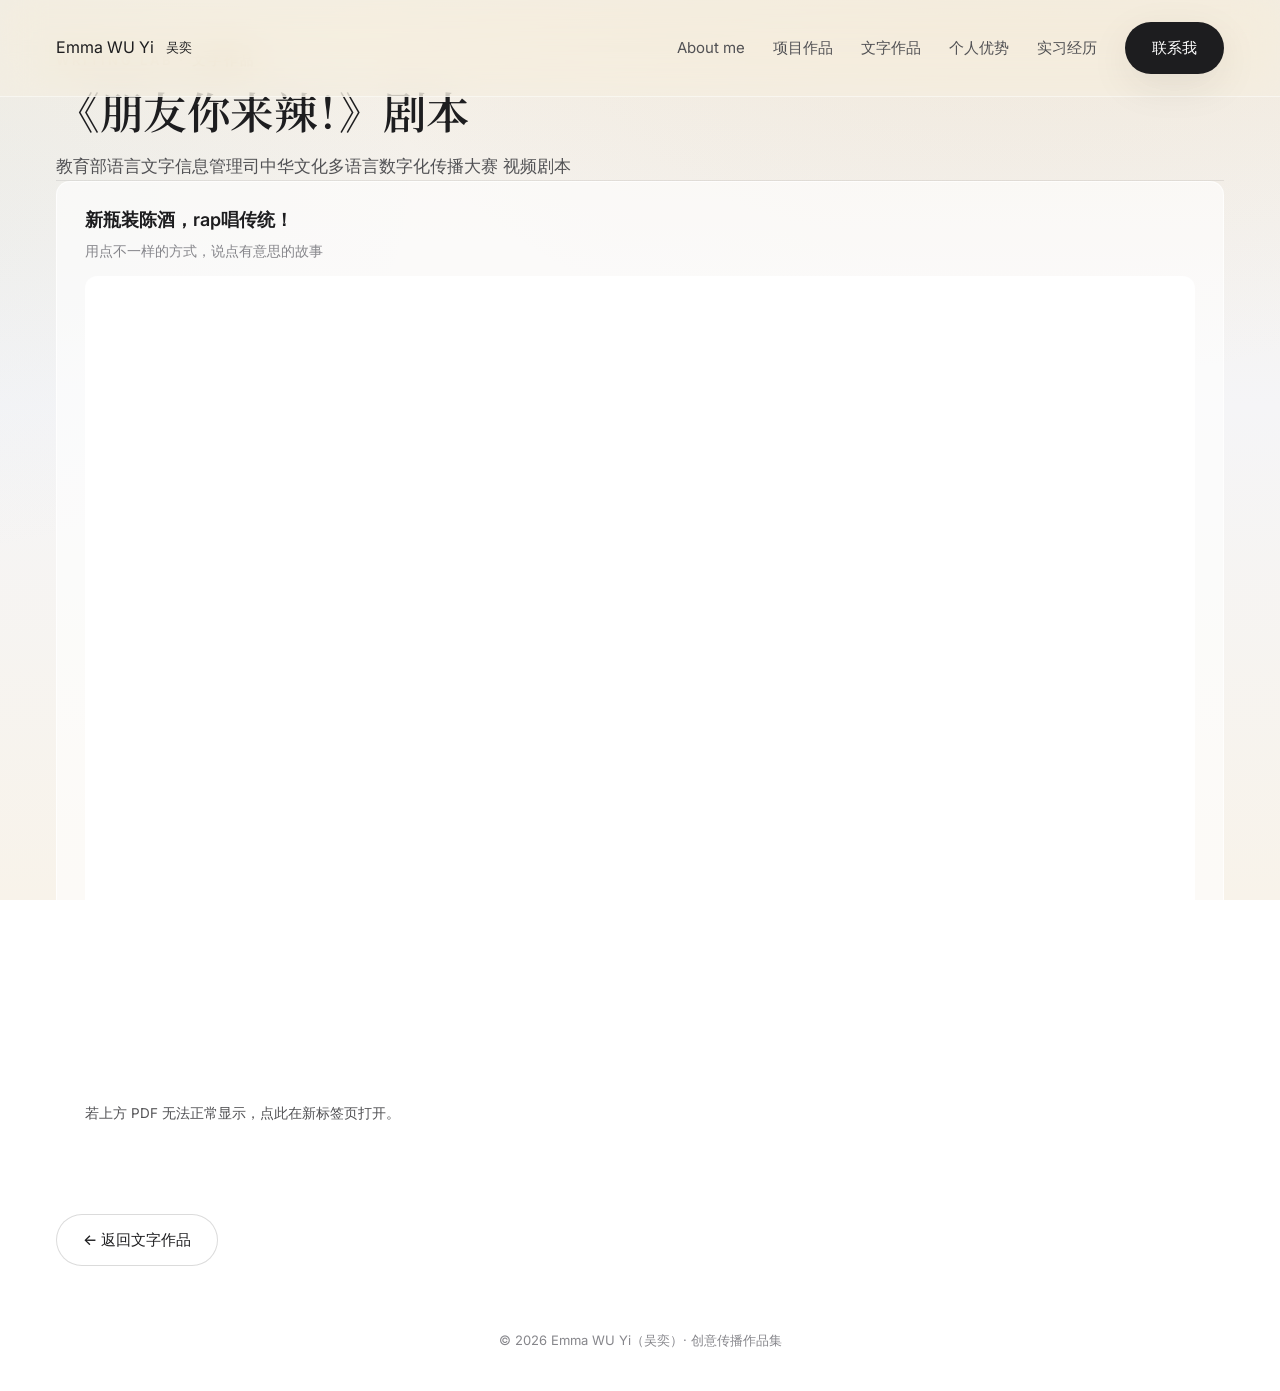
<file: 朋友你来辣.html>
<!doctype html>
<html lang="zh-CN">

<head>
  <meta charset="UTF-8" />
  <meta name="viewport" content="width=device-width, initial-scale=1.0" />
  <title>跨文化传播 · Emma WU Yi · 创意传播作品集</title>
  <meta name="description" content="论文全文：Learn a Lesson from Infidelity in Literary Works" />
  <link rel="preconnect" href="https://fonts.googleapis.com" />
  <link rel="preconnect" href="https://fonts.gstatic.com" crossorigin />
  <link
    href="https://fonts.googleapis.com/css2?family=Inter:wght@300;400;500;600;700&family=Noto+Serif+SC:wght@400;500;600;700&display=swap"
    rel="stylesheet" />
  <!-- 样式继承 index.html：同一份 styles.css + main.js -->
  <link rel="stylesheet" href="styles.css" />
  <script src="main.js" defer></script>
</head>

<body>
  <nav class="nav">
    <a class="nav__brand" href="index.html">Emma WU Yi<small>吴奕</small></a>
    <div class="nav__links"><a class="nav__link" href="index.html#about">About me</a><a class="nav__link"
        href="index.html#projects">
        项目作品</a><a class="nav__link" href="index.html#writings">
        文字作品</a><a class="nav__link" href="index.html#strengths">
        个人优势</a><a class="nav__link" href="index.html#internship">
        实习经历</a><a class="btn btn--primary" href="index.html#contact">
        联系我</a></div>
  </nav>
  <main>
    <section id="lunwen">
      <div class="container">
        <p class="eyebrow">Writing Lab · 文字作品</p>
        <h2 class="section-title">《朋友你来辣！》剧本</h2>
        <p class="section-lede">教育部语言文字信息管理司中华文化多语言数字化传播大赛 视频剧本</p>
        <article class="paper open">
          <div class="paper__panel" style="max-height:none">
            <div class="paper__inner">
              <h4>新瓶装陈酒，rap唱传统！</h4>
              <p class="paper__note">
                用点不一样的方式，说点有意思的故事</p>
              <div class="paper__body">
                <!-- <p>全文内容待补充。</p>
                <p>（在这里粘贴完整正文，每一项是一个段落，可任意增减。）</p> -->
                <iframe src="《朋友，你来辣！》.pdf" title="《朋友，你来辣！》" loading="lazy"
                      style="width:100%;height:820px;border:1px solid rgba(255,255,255,0.7);border-radius:12px;background:#fff"></iframe>
                      <p style="font-size:13.5px">
                      若上方 PDF 无法正常显示，<a href="《朋友，你来辣！》.pdf" target="_blank" rel="noreferrer">点此在新标签页打开</a>。</p></div>
            </div>
          </div>
        </article>
        <p style="margin-top:32px"><a class="btn btn--ghost" href="index.html#writings">← 返回文字作品</a></p>
      </div>
    </section>
  </main>
  <p class="contact__copy" style="padding:0 0 40px;text-align:center">© 2026 Emma WU Yi（吴奕）· 创意传播作品集</p>
</body>

</html>
</file>
<file: styles.css>
/* =========================================================
   设计变量 · 明亮 / 米色 + Apple 经典亮灰 / 磨砂玻璃
   ========================================================= */
:root {
  --beige: #f4eee3;
  --beige-soft: #f8f3ea;
  --apple-gray: #f5f5f7;
  --surface: rgba(255, 255, 255, 0.55);
  --surface-strong: rgba(255, 255, 255, 0.72);

  --ink: #1d1d1f;
  --ink-soft: #515154;
  --ink-faint: #86868b;

  --hair: rgba(0, 0, 0, 0.08);
  --hair-strong: rgba(0, 0, 0, 0.14);
  --shadow-sm: 0 2px 10px rgba(0, 0, 0, 0.05);
  --shadow-md: 0 12px 40px rgba(0, 0, 0, 0.08);
  --shadow-lg: 0 24px 70px rgba(0, 0, 0, 0.12);

  --accent: #b08d5b;
  --accent-soft: #c9a87c;

  --font-sans: 'Inter', -apple-system, BlinkMacSystemFont, 'PingFang SC',
    'Microsoft YaHei', 'Helvetica Neue', Arial, sans-serif;
  --font-serif: 'Noto Serif SC', 'Songti SC', serif;

  --container: 1700px;
  --gutter: 56px;
  --radius: 22px;
  --radius-sm: 14px;
}

/* =========================================================
   基础
   ========================================================= */
* { box-sizing: border-box; margin: 0; padding: 0; }
html { scroll-behavior: smooth; }

body {
  font-family: var(--font-sans);
  color: var(--ink);
  background:
    radial-gradient(1200px 800px at 80% -10%, rgba(201, 168, 124, 0.10), transparent 60%),
    radial-gradient(1000px 700px at -10% 20%, rgba(143, 182, 196, 0.08), transparent 55%),
    linear-gradient(180deg, var(--beige) 0%, var(--apple-gray) 45%, var(--beige-soft) 100%);
  background-attachment: fixed;
  -webkit-font-smoothing: antialiased;
  line-height: 1.6;
}

a { color: inherit; text-decoration: none; }

.container {
  width: 100%;
  max-width: var(--container);
  margin: 0 auto;
  padding: 0 var(--gutter);
}

.eyebrow {
  font-size: 13px;
  letter-spacing: 0.22em;
  text-transform: uppercase;
  color: var(--accent);
  font-weight: 600;
}

.section-title {
  font-family: var(--font-serif);
  font-size: clamp(30px, 3.4vw, 52px);
  font-weight: 600;
  letter-spacing: -0.01em;
  line-height: 1.15;
  margin: 14px 0 0;
}

.section-lede {
  max-width: 780px;
  margin-top: 18px;
  color: var(--ink-soft);
  font-size: 17px;
}

.subhead {
  font-family: var(--font-serif);
  font-size: 22px;
  font-weight: 600;
  margin-bottom: 6px;
}

.btn {
  display: inline-flex;
  align-items: center;
  gap: 8px;
  padding: 13px 26px;
  border-radius: 999px;
  font-size: 15px;
  font-weight: 500;
  cursor: pointer;
  border: 1px solid transparent;
  transition: transform 0.25s ease, box-shadow 0.25s ease, background 0.25s ease;
}
.btn--primary { background: var(--ink); color: #fff; box-shadow: var(--shadow-md); }
.btn--primary:hover { transform: translateY(-2px); box-shadow: var(--shadow-lg); }
.btn--ghost {
  background: var(--surface);
  backdrop-filter: blur(18px);
  -webkit-backdrop-filter: blur(18px);
  border-color: var(--hair-strong);
  color: var(--ink);
}
.btn--ghost:hover { transform: translateY(-2px); background: var(--surface-strong); }

section { padding: 50px 0; position: relative; scroll-margin-top: 100px; }

/* About 是首个区块：顶部仅留出呼吸空隙 */
#about { padding-top: 104px; }

/* =========================================================
   导航
   ========================================================= */
.nav {
  position: fixed; top: 0; left: 0; right: 0; z-index: 50;
  display: flex; align-items: center; justify-content: space-between;
  padding: 22px var(--gutter);
  background: rgba(244, 238, 227, 0.6);
  backdrop-filter: blur(20px) saturate(180%);
  -webkit-backdrop-filter: blur(20px) saturate(180%);
  border-bottom: 1px solid rgba(255, 255, 255, 0.5);
}
/* 品牌区：金色徽章 + 名字 + 定位语（点击回到 About） */
.nav__brand {
  display: flex; align-items: center; gap: 12px;
  min-width: 0; text-decoration: none;
}
.nav__monogram {
  flex: none;
  width: 42px; height: 42px; border-radius: 13px;
  display: flex; align-items: center; justify-content: center;
  font-family: var(--font-serif); font-weight: 700; font-size: 17px;
  color: #fffdf8;
  background: linear-gradient(135deg, var(--accent-soft), var(--accent) 55%, #9a7847);
  box-shadow: 0 4px 12px rgba(176, 141, 91, 0.35), inset 0 1px 0 rgba(255, 255, 255, 0.35);
  transition: transform 0.35s cubic-bezier(0.34, 1.56, 0.64, 1), box-shadow 0.3s ease;
}
.nav__brand:hover .nav__monogram {
  transform: rotate(-8deg) scale(1.07);
  box-shadow: 0 6px 18px rgba(176, 141, 91, 0.45), inset 0 1px 0 rgba(255, 255, 255, 0.4);
}
.nav__id { display: flex; flex-direction: column; gap: 3px; min-width: 0; }
.nav__name {
  font-family: var(--font-serif); font-weight: 700;
  font-size: 23px; line-height: 1.1; letter-spacing: -0.01em;
  color: var(--ink);
}
.nav__name em { font-style: normal; color: var(--accent); transition: color 0.25s ease; }
.nav__brand:hover .nav__name em { color: #8a6a3d; }
.nav__tagline {
  display: flex; align-items: center; gap: 7px;
  font-size: 11.5px; color: var(--ink-faint);
  letter-spacing: 0.05em; white-space: nowrap;
}
.nav__tagline::before {
  content: ''; flex: none;
  width: 18px; height: 2px; border-radius: 2px;
  background: linear-gradient(90deg, var(--accent), transparent);
}
.nav__links { display: flex; gap: 28px; align-items: center; }
.nav__link { font-size: 15px; color: var(--ink-soft); position: relative; transition: color 0.2s ease; }
.nav__link:hover { color: var(--ink); }
.nav__link::after {
  content: ''; position: absolute; left: 0; bottom: -6px;
  width: 0; height: 2px; background: var(--accent); transition: width 0.25s ease;
}
.nav__link:hover::after { width: 100%; }

/* =========================================================
   About me
   ========================================================= */
.about__grid {
  display: grid;
  grid-template-columns: 1fr 440px;
  gap: 56px;
  align-items: stretch;   /* 肖像高度跟随左列内容 */
  margin-top: 36px;
}
/* 头部：名字 + 竖分隔线 + 信息 chips 同行排布 */
.about__head {
  display: flex; align-items: center; gap: 22px; flex-wrap: wrap;
}
.about__name {
  font-family: var(--font-serif); font-weight: 700;
  font-size: 50px; line-height: 1.1; letter-spacing: 0.04em;
  color: var(--ink);
  display: flex; align-items: center; gap: 22px;
  margin: 0;
}
.about__name::after {
  content: ''; width: 1px; height: 52px; background: var(--hair-strong);
}
.about__contact {
  display: flex; flex-wrap: wrap; gap: 10px;
  flex: 1; min-width: 280px;
}
.chip {
  display: inline-flex; align-items: center; gap: 8px;
  padding: 10px 16px; border-radius: 999px;
  background: var(--surface); backdrop-filter: blur(16px); -webkit-backdrop-filter: blur(16px);
  border: 1px solid rgba(255,255,255,0.6); font-size: 13.5px; color: var(--ink-soft);
  transition: transform 0.25s ease, box-shadow 0.25s ease;
}
.chip:hover { transform: translateY(-2px); box-shadow: var(--shadow-sm); }
.chip b { color: var(--ink); font-weight: 600; }
.chip__highlight {
  display: inline-flex; align-items: center; gap: 8px;
  padding: 10px 16px; border-radius: 999px;
  background: rgba(255, 135, 135, 0.42);
  border: 1px solid rgba(176, 91, 91, 0.35);
  font-size: 13.5px; color: #e47377;
}
.chip__highlight b { color: #5b2121; font-weight: 700; }

/* 教育经历（图片左侧，完整奖项） */
.edu { margin-top: 36px; display: grid; gap: 16px; }
.edu__item {
  width: auto; max-width: 100%;
  padding: 22px 26px; border-radius: var(--radius-sm); /*控制教育经历卡片的margin边距；控制圆角程度*/
  margin-right: 0; /*margin控制卡片外的边距，padding控制内部组件的边距*/
  background: var(--surface); backdrop-filter: blur(16px); -webkit-backdrop-filter: blur(16px);
  border: 1px solid rgba(255,255,255,0.6);
  box-shadow: var(--shadow-sm);
  transition: transform 0.25s ease, box-shadow 0.25s ease;
}
.edu__item:hover { transform: translateY(-3px); box-shadow: var(--shadow-md); }
.edu__head { display: flex; align-items: baseline; justify-content: space-between; gap: 12px; }
.edu__head h4 { font-size: 19px; font-weight: 600; }
.edu__period { color: var(--ink-faint); font-size: 13px; flex: none; }
.edu__meta { color: var(--accent); font-size: 13.5px; margin-top: 5px; letter-spacing: 0.03em; }
.edu__awards { list-style: none; margin-top: 12px; display: grid; gap: 7px; }
.edu__awards li { position: relative; padding-left: 20px; font-size: 14.5px; color: var(--ink); }
.edu__awards li::before {
  content: '★'; position: absolute; left: 0; top: 1px; color: var(--accent); font-size: 12px;
}
.edu__courses { margin-top: 12px; color: var(--ink-soft); font-size: 14px; }

/* 人物大图：高度与左列内容一致（grid stretch），内嵌白色细描边 */
.portrait {
  width: 100%; height: 100%; min-height: 420px;
  border-radius: var(--radius);
  background: linear-gradient(140deg, #e9dcc6, #cbb89a);
  border: 1px solid rgba(255,255,255,0.6);
  box-shadow: var(--shadow-lg);
  display: flex; align-items: flex-end; justify-content: center; padding-bottom: 30px;
  position: relative; overflow: hidden;
}
.portrait::after {
  content: ''; position: absolute; inset: 10px;
  border: 1px solid rgba(255, 255, 255, 0.4);
  border-radius: calc(var(--radius) - 8px);
  pointer-events: none;
}
.portrait img {
  position: absolute; inset: 0;
  width: 100%; height: 100%;
  object-fit: cover;
}
.portrait__ph { color: rgba(29,29,31,0.5); font-size: 13px; letter-spacing: 0.1em; }
/* 社团经历：玻璃卡片容器 + 金线标题 */
.about__extra {
  margin-top: 56px;
  padding: 30px 34px 32px;
  border-radius: var(--radius);
  background: var(--surface);
  backdrop-filter: blur(16px); -webkit-backdrop-filter: blur(16px);
  border: 1px solid rgba(255,255,255,0.6);
  box-shadow: var(--shadow-sm);
  transition: box-shadow 0.3s ease, transform 0.3s ease;
}
.about__extra:hover { box-shadow: var(--shadow-md); transform: translateY(-2px); }
.about__extra .subhead {
  display: flex; align-items: center; gap: 10px;
  margin-top: 4px; margin-bottom: 0;
}
.about__extra .subhead::before {
  content: ''; width: 24px; height: 3px; border-radius: 2px;
  background: linear-gradient(90deg, var(--accent), var(--accent-soft));
}

/* =========================================================
   时间线（实习 / 社团共用）—— 金色轴线 + 条目小卡
   ========================================================= */
.timeline {
  margin-top: 22px; margin-bottom: 0;
  border-left: 2px solid rgba(176, 141, 91, 0.3);
  padding-left: 28px;
  display: grid; gap: 26px;
}
.tl__item { position: relative; padding-bottom: 0; }
.tl__item::before {
  content: ''; position: absolute; left: -35px; top: 5px;
  width: 12px; height: 12px; border-radius: 50%;
  background: radial-gradient(circle at 35% 35%, #fffdf8 25%, var(--accent-soft) 60%, var(--accent));
  box-shadow: 0 0 0 4px rgba(176, 141, 91, 0.15);
}
.tl__top { display: flex; align-items: center; gap: 12px; flex-wrap: wrap; }
.tl__org { font-size: 19px; font-weight: 700; font-family: var(--font-serif); }
.tl__role {
  color: #8a6a3d; background: rgba(176, 141, 91, 0.13);
  border: 1px solid rgba(176, 141, 91, 0.35);
  padding: 4px 13px; border-radius: 999px;
  font-size: 12.5px; font-weight: 600;
}
.tl__period { margin-left: auto; color: var(--ink-faint); font-size: 13px; }
.tl__points {
  margin-top: 14px; padding-left: 0; list-style: none;
  display: grid; grid-template-columns: 1fr 1fr; gap: 12px 18px;
}
.tl__points li {
  position: relative; margin-bottom: 0;
  padding: 13px 16px 13px 22px;
  background: rgba(255, 255, 255, 0.5);
  border: 1px solid rgba(255, 255, 255, 0.6);
  border-radius: 12px;
  font-size: 14px; line-height: 1.75; color: var(--ink-soft);
  transition: transform 0.25s ease, box-shadow 0.25s ease;
}
.tl__points li:hover { transform: translateY(-2px); box-shadow: var(--shadow-sm); }
.tl__points li::before {
  content: ''; position: absolute; left: 8px; top: 14px; bottom: 14px; width: 3px;
  border-radius: 3px;
  background: linear-gradient(180deg, var(--accent-soft), var(--accent));
}
/* 奇数条目的最后一条横跨整行，避免半行留空 */
.tl__points li:last-child:nth-child(odd) { grid-column: 1 / -1; }
.tl__points b { color: var(--ink); font-weight: 600; }
.hl { font-style: normal; color: #8a6a3d; font-weight: 700; }

/* =========================================================
   项目经历 · 拉长大卡片（左 2/3 图，右 1/3 白底渐变文字）
   ========================================================= */
.works { margin-top: 56px; display: grid; gap: 28px; }
.workcard {
  position: relative;
  display: grid;
  grid-template-columns: 62% 38%; /* ★视窗宽度调整：左列 62% = 轮播播放区的宽度，改这个百分比即可 */
  min-height: 340px;
  border-radius: var(--radius);
  overflow: hidden;
  border: 1px solid rgba(255,255,255,0.6);
  box-shadow: var(--shadow-sm);
  transition: transform 0.3s ease, box-shadow 0.3s ease;
}
.workcard:hover { transform: translateY(-4px); box-shadow: var(--shadow-lg); }

.workcard__media {
  grid-area: 1 / 1 / 2 / 3;
  position: relative;
  overflow: hidden;
}

/* =========================================================
   轮播图 · peek 布局（图层从上到下，对应设计稿 7 层）
   ① 文字区 .workcard__body（网格右列，天然压在最上层）z-index：7
   ② 左右按键 .carousel__nav                z-index: 8（才能显示在文字区上mousearea交互）
   补：左下角dot切换                        z-index：6
   ③ 白色渐变过渡 .carousel__fade           z-index: 5
   ④ 当前主图 img.is-current                z-index: 4
   ⑤ 主图阴影（box-shadow 投在第⑥⑦层图片上）
   ⑥ 下一张 img.is-next                     z-index: 3
   ⑦ 前一张 img.is-prev                     z-index: 2
   每张图的显示位置（translateX）由 main.js · initFadeCarousels
   的 layout() 计算 —— 当前图在播放区正中居中，两侧露出前后张
   ========================================================= */
.carousel { position: relative; width: 100%; height: 100%; overflow: hidden; background: #fff; }
.carousel.is-empty { display: flex; align-items: center; justify-content: center; }
.carousel.is-empty .ph { color: rgba(255,255,255,0.92); font-size: 13px; letter-spacing: 0.14em; }
/*此处需改：我需要previous图和next图分别有不同的放置位置，不能统一用空后缀的img样式；顺便把目前current img的居中位置用像素位置确定*/
.carousel img {
  position: absolute; top: 0; left: 420px; 
  height: 100%; /* 高度贴满播放区，宽度由 JS 按原图比例等比算出 */
  transition: transform 0.72s cubic-bezier(0.22, 0.61, 0.36, 1), box-shadow 0.45s ease;
  user-select: none; -webkit-user-drag: none;
}
.carousel img.is-prev { z-index: 2; }   /* 第⑦层：前一张（最底层） */
.carousel img.is-next { z-index: 3; }   /* 第⑥层：下一张 */
.carousel img.is-current { z-index: 4; box-shadow: 0 16px 44px rgba(0, 0, 0, 0.3); } /* 第④层主图 + 第⑤层阴影 */

/* 第3层：白色渐变过渡，盖在图片之上、按键之下 */
.carousel__fade {
  position: absolute; top: 0; right: 0; bottom: 0; width: 170px; z-index: 5;
  background: linear-gradient(to right, rgba(255, 255, 255, 0), #fff 82%);
  pointer-events: none;
}

/* 第2层：左右按键 —— ★按键位置调整：改 left / right 的像素值 */
.carousel__nav {
  position: absolute; top: 50%; transform: translateY(-50%);
  width: 44px; height: 44px; border-radius: 50%; border: none; cursor: pointer;
  background: rgba(255,255,255,0.78);
  backdrop-filter: blur(10px); -webkit-backdrop-filter: blur(10px);
  color: var(--ink); font-size: 24px; line-height: 1;
  display: flex; align-items: center; justify-content: center;
  z-index: 8;
  transition: background 1.5s ease;
}
.carousel__nav:hover { background: #fff; }
.carousel__nav--prev { left: 18px; }   /* ★左按键：距播放区左缘的距离 */
.carousel__nav--next { right: 400px; } /* ★右按键：距播放区右缘的距离（落在渐变过渡区上） */

.carousel__dots { position: absolute; left: 28px; bottom: 22px; display: flex; gap: 7px; z-index: 6; }
.carousel__dots button {
  width: 7px; height: 7px; padding: 0; border: none; border-radius: 999px;
  background: rgba(255,255,255,0.55); cursor: pointer; transition: all 0.3s ease;
}
.carousel__dots button.is-active { background: #fff; width: 22px; }

/* 上数第一层：文字介绍 */
.workcard__body {
  grid-area: 1 / 2 / 2 / 3;
  position: relative; z-index: 7;
  /* 背景白色，从右至左渐变透明 */
  background: linear-gradient(to left, #ffffff 75%, rgba(255, 255, 255, 0) 100%);
  padding: 46px 46px 46px 170px;
  display: flex; flex-direction: column; justify-content: center;
}
.workcard__tag {
  align-self: flex-start; font-size: 12px; color: var(--accent);
  border: 1px solid rgba(176,141,91,0.4); padding: 5px 12px; border-radius: 999px;
}
.workcard__body h3 { font-size: 25px; font-weight: 600; margin-top: 14px; }
.workcard__body p { margin-top: 12px; color: var(--ink-soft); font-size: 14.5px; }
.card__link {
  margin-top: 18px; display: inline-flex; align-items: center; gap: 6px;
  font-size: 14px; color: var(--accent); font-weight: 500;
}
.card__link:hover { text-decoration: underline; }

/* =========================================================
   项目经历固定尺寸static picture
   ========================================================= */
.static { margin-top: 56px; display: grid; gap: 28px; }
.staticcard {
  position: relative;
  width: 100%; height: 100%; object-fit: contain;
  display: grid;
  grid-template-columns: 62% 38%; /* ★视窗宽度调整：左列 62% = 轮播播放区的宽度，改这个百分比即可 */
  min-height: 300px;
  border-radius: var(--radius);
  overflow: hidden;
  border: 1px solid rgba(255,255,255,0.6);
  box-shadow: var(--shadow-sm);
  transition: transform 0.3s ease, box-shadow 0.3s ease;
}
.staticcard:hover { transform: translateY(-4px); box-shadow: var(--shadow-lg); }

.staticcard__media {
  grid-area: 1 / 1 / 2 / 3;
  position: relative;
  overflow: hidden;
}
/* 上数第一层：文字介绍 */
.staticcard__body {
  grid-area: 1 / 2 / 2 / 3;
  position: relative; z-index: 7;
  /* 背景白色，从右至左渐变透明 */
  background: linear-gradient(to left, #ffffff 75%, rgba(255, 255, 255, 0) 100%);
  padding: 5px 46px 16px 170px;
  display: flex; flex-direction: column; justify-content: center;
}
.staticcard__tag {
  align-self: flex-start; font-size: 12px; color: var(--accent);
  border: 1px solid rgba(176,141,91,0.4); padding: 5px 12px; border-radius: 999px;
}
.staticcard__body h3 { font-size: 25px; font-weight: 600; margin-top: 14px; }
.staticcard__body p { margin-top: 12px; color: var(--ink-soft); font-size: 14.5px; }
.staticcard__link {
  margin-top: 18px; display: inline-flex; align-items: center; gap: 6px;
  font-size: 14px; color: var(--accent); font-weight: 500;
}

/* =========================================================
   Muse AI 音乐 · 网易云风格播放器
   ========================================================= */
.music {
  margin-top: 36px;
  display: grid; grid-template-columns: 300px 1fr; grid-template-rows: 350px;/*column音乐卡片宽，row卡片高*/
  border-radius: var(--radius); overflow: hidden;
  background: var(--surface);
  backdrop-filter: blur(20px) saturate(180%); -webkit-backdrop-filter: blur(20px) saturate(180%);
  border: 1px solid rgba(255,255,255,0.6);
  box-shadow: var(--shadow-sm);
}
.music__cover {
  position: relative; min-height: 300px;
  display: flex; align-items: center; justify-content: center;
}
.music__note { color: rgba(255,255,255,0.92); font-size: 46px; }
.music__spin {
  position: absolute; width: 74px; height: 74px; border-radius: 50%;
  border: 2px solid rgba(255,255,255,0.75); border-top-color: transparent;
  animation: spin 1.4s linear infinite;
}
@keyframes spin { to { transform: rotate(360deg); } }

.music__main { padding: 20px 38px; } /*首行小字*/
.music__top { display: flex; align-items: flex-start; justify-content: space-between; gap: 20px; }
.music__tag { font-size: 12px; color: var(--accent); letter-spacing: 0.04em; }
.music__titles h3 { font-size: 26px; font-weight: 600; margin-top: 8px; }
.music__sub { color: var(--ink-soft); font-size: 14px; margin-top: 4px; width: 370px;}
.music__play {
  position: relative; margin-top: 45px; margin-right: 550px; /*播放按钮样式*/
  flex: none; width: 56px; height: 56px; border-radius: 50%; border: none; cursor: pointer;
  background: var(--ink); color: #fff; font-size: 17px;
  display: flex; align-items: center; justify-content: center;
  box-shadow: var(--shadow-md); transition: transform 0.2s ease, background 0.2s ease;
}
.music__play:hover { transform: scale(1.06); }
.music__play.is-playing { background: var(--accent); }
.music__bar { margin-top: 18px; width: 450px; height: 4px; border-radius: 100px; background: rgba(0,0,0,0.08); overflow: hidden; }
.music__bar span { display: block; height: 100%; width: 0; background: var(--accent); transition: width 0.2s linear; }
.music__brief { margin-top: 18px; color: var(--ink-soft); font-size: 14.5px; padding-right: 420px; line-height: 30px;}
.music__lyrics {
  margin-top: -290px; margin-left: 500px;
  max-height: 300px; max-width: 420px ;overflow-y: auto;
  padding: 20px 20px; border-radius: var(--radius-sm);
  background: rgba(255,255,255,0.55); border: 1px solid rgba(255,255,255,0.7);
  color: var(--ink-soft); font-size: 14px; line-height: 2;
}
.music__lyrics::-webkit-scrollbar { width: 6px; }
.music__lyrics::-webkit-scrollbar-thumb { background: rgba(0,0,0,0.15); border-radius: 999px; }
.music__hint { margin-top: 12px; font-size: 13px; color: var(--accent); }

/* =========================================================
   文字作品 · 可互动文件夹 + 论文全文内页
   ========================================================= */
.folders { margin-top: 30px; display: grid; gap: 18px; }
.folder {
  border-radius: var(--radius);
  background: var(--surface);
  backdrop-filter: blur(20px) saturate(180%); -webkit-backdrop-filter: blur(20px) saturate(180%);
  border: 1px solid rgba(255,255,255,0.6);
  box-shadow: var(--shadow-sm);
  overflow: hidden; transition: box-shadow 0.3s ease;
}
.folder:hover { box-shadow: var(--shadow-md); }
.folder__head {
  width: 100%; text-align: left; cursor: pointer;
  display: flex; align-items: center; gap: 22px;
  padding: 30px 34px; background: none; border: none; font: inherit; color: inherit;
}
.folder__icon {
  width: 46px; height: 46px; border-radius: 12px; flex: none;
  background: linear-gradient(140deg, #efe2cf, #cbb89a);
  display: flex; align-items: center; justify-content: center; font-size: 20px;
}
.folder__titles { flex: 1; }
.folder__titles h3 { font-size: 23px; font-weight: 600; font-family: var(--font-serif); }
.folder__titles p { color: var(--ink-soft); font-size: 14.5px; margin-top: 4px; }
.folder__chev { color: var(--ink-faint); font-size: 22px; transition: transform 0.3s ease; flex: none; }
.folder.open .folder__chev { transform: rotate(90deg); }
.folder__panel { max-height: 0; overflow: hidden; transition: max-height 0.45s ease; }
.folder.open .folder__panel { max-height: 3000px; }
.folder__list { padding: 0 34px 30px; }

/* 单篇论文 */
.paper { border-top: 1px solid var(--hair); }
.paper__row {
  width: 100%; text-align: left; cursor: pointer;
  display: flex; align-items: baseline; gap: 14px;
  padding: 17px 0; background: none; border: none; font: inherit; color: inherit;
}
.paper__row:hover .t { color: var(--accent); }
.paper__row .dot { width: 6px; height: 6px; border-radius: 50%; background: var(--accent); flex: none; transform: translateY(2px); }
.paper__row .t { font-size: 16px; font-weight: 500; transition: color 0.2s ease; flex: none; }
.paper__row .n { color: var(--ink-soft); font-size: 14px; }
.paper__chev { margin-left: auto; color: var(--ink-faint); font-size: 20px; transition: transform 0.3s ease; flex: none; }
.paper.open .paper__chev { transform: rotate(90deg); }
.paper__panel { max-height: 0; overflow: hidden; transition: max-height 0.4s ease; }
.paper.open .paper__panel { max-height: 1600px; }
.paper__inner {
  margin: 0 0 22px; padding: 24px 28px;
  border-radius: var(--radius-sm);
  background: rgba(255,255,255,0.6); border: 1px solid rgba(255,255,255,0.7);
}
.paper__inner h4 { font-size: 18px; font-weight: 600; }
.paper__note { color: var(--ink-faint); font-size: 13.5px; margin-top: 6px; }
.paper__body { margin-top: 14px; color: var(--ink-soft); font-size: 15px; }
.paper__body p { margin-bottom: 10px; }

/* =========================================================
   个人优势
   ========================================================= */
.strengths__grid { margin-top: 56px; display: grid; grid-template-columns: repeat(3, 1fr); gap: 24px; }
.strength {
  padding: 34px 32px; border-radius: var(--radius);
  background: var(--surface);
  backdrop-filter: blur(20px) saturate(180%); -webkit-backdrop-filter: blur(20px) saturate(180%);
  border: 1px solid rgba(255,255,255,0.6); box-shadow: var(--shadow-sm);
  transition: transform 0.3s ease, box-shadow 0.3s ease;
}
.strength:hover { transform: translateY(-6px); box-shadow: var(--shadow-lg); }
.strength .num { font-family: var(--font-serif); font-size: 15px; color: var(--accent); letter-spacing: 0.1em; }
.strength h3 { font-size: 22px; font-weight: 600; margin: 14px 0 12px; }
.strength p { color: var(--ink-soft); font-size: 15px; }

.skills { margin-top: 56px; display: grid; grid-template-columns: repeat(3, 1fr); gap: 20px; }
.skill {
  padding: 22px 26px; border-radius: var(--radius-sm);
  background: var(--surface); border: 1px solid rgba(255,255,255,0.6);
  backdrop-filter: blur(16px); -webkit-backdrop-filter: blur(16px);
}
.skill b { display: block; font-size: 14px; color: var(--accent); margin-bottom: 8px; letter-spacing: 0.06em; }
.skill span { color: var(--ink-soft); font-size: 14.5px; }

/* =========================================================
   底部联系（整屏收尾）
   ========================================================= */
.contact { min-height: 100vh; display: flex; flex-direction: column; justify-content: center; position: relative; overflow: hidden; }
.contact__glow {
  position: absolute; inset: 0; z-index: 0;
  background:
    radial-gradient(50% 50% at 75% 20%, rgba(201,168,124,0.4), transparent 70%),
    radial-gradient(50% 50% at 15% 80%, rgba(143,182,196,0.35), transparent 70%);
}
.contact__inner { position: relative; z-index: 2; text-align: center; }
.contact__title {
  font-family: var(--font-serif); font-weight: 700;
  font-size: clamp(40px, 6vw, 88px); line-height: 1.05; letter-spacing: -0.02em;
}
.contact__sub { margin-top: 22px; color: var(--ink-soft); font-size: 19px; }
.contact__rows { margin: 52px auto 0; max-width: 720px; display: grid; gap: 14px; }
.contact__row {
  display: flex; align-items: center; justify-content: space-between;
  padding: 22px 30px; border-radius: var(--radius-sm);
  background: var(--surface-strong);
  backdrop-filter: blur(20px) saturate(180%); -webkit-backdrop-filter: blur(20px) saturate(180%);
  border: 1px solid rgba(255,255,255,0.7);
}
.contact__row .k { color: var(--ink-faint); font-size: 14px; letter-spacing: 0.08em; }
.contact__row .v { font-size: 19px; font-weight: 500; }
.contact__copy { margin-top: 14px; font-size: 13px; color: var(--ink-faint); text-align: center; }

/* =========================================================
   响应式
   ========================================================= */
@media (max-width: 1400px) {
  .about__grid { grid-template-columns: 1fr 400px; gap: 44px; }
}
@media (max-width: 1200px) {
  .strengths__grid, .skills { grid-template-columns: repeat(2, 1fr); }
  .about__grid { grid-template-columns: 1fr; }
  .portrait { max-width: 600px; height: auto; aspect-ratio: 2 / 3; }
  .workcard { grid-template-columns: 1fr; min-height: 0; }
  .workcard__media { grid-area: auto; aspect-ratio: 16 / 10; }
  .workcard__body {
    grid-area: auto; background: rgba(255,255,255,0.72);
    padding: 30px 32px;
  }
  .music { grid-template-columns: 1fr; }
  .music__cover { min-height: 220px; }
}
@media (max-width: 760px) {
  :root { --gutter: 22px; }
  section { padding: 80px 0; }
  .strengths__grid, .skills { grid-template-columns: 1fr; }
  .nav__links { display: none; }
  .tl__period { margin-left: 0; }
  .nav { padding: 14px var(--gutter); }
  .nav__monogram { width: 36px; height: 36px; border-radius: 11px; font-size: 15px; }
  .nav__name { font-size: 20px; }
  .nav__tagline { display: none; }
  .about__name { font-size: 32px; gap: 16px; }
  .about__name::after { height: 36px; }
  .about__extra { padding: 24px 20px 26px; margin-top: 44px; }
  .tl__points { grid-template-columns: 1fr; }
}

/* =========================================================
   图片作品 · 拍立得照片墙
   初始：随机角度 + 位移散落一桌；悬停：摆正放大全彩，其余变暗
   ========================================================= */
.photo-wall {
  margin-top: 40px;
  display: flex; flex-wrap: wrap;
  justify-content: center; align-items: flex-start;
  gap: 30px 26px;
  padding: 26px 6px 64px;
}

.polaroid {
  position: relative;
  z-index: 1;
  padding: 10px 10px 34px;
  background: #fffdf8;
  border: 1px solid var(--hair);
  box-shadow: 0 6px 18px rgba(70, 52, 24, 0.14);
  filter: sepia(0.3) saturate(0.72) contrast(0.96) brightness(0.98);
  transform: rotate(var(--r, 0deg)) translate(var(--x, 0), var(--y, 0));
  transition:
    transform 0.6s cubic-bezier(0.25, 1.25, 0.4, 1) calc(var(--i, 0) * 28ms),
    opacity 0.5s ease calc(var(--i, 0) * 28ms),
    box-shadow 0.3s ease, filter 0.3s ease;
  will-change: transform;
}

/* 滚动进场前：整叠照片悬空收拢，进入视口后按 --i 依次撒落归位
   （.js 前缀为渐进增强：JS 不可用时照片直接显示，不会空白） */
.js .photo-wall:not(.is-visible) .polaroid {
  opacity: 0;
  transform: translateY(-90px) scale(0.55) rotate(calc(var(--r, 0deg) - 14deg));
}

.polaroid img {
  display: block;
  height: 170px;            /* 高度统一、宽度按原图比例自适应 → 每张宽窄各异 */
  width: auto;
  max-width: 250px;
  object-fit: cover;
  background: var(--beige-soft);
}

.polaroid figcaption {
  position: absolute; left: 0; right: 0; bottom: 9px;
  padding: 0 8px;
  font-family: var(--font-serif);
  font-size: 12px;
  color: var(--ink-soft);
  text-align: center;
  white-space: nowrap; overflow: hidden; text-overflow: ellipsis;
  opacity: 0; transform: translateY(5px);
  transition: opacity 0.3s ease, transform 0.3s ease;
}

/* 12 组循环的"乱序"基准姿态 */
.polaroid:nth-child(12n+1)  { --r: -6deg; --x: -10px; --y: 6px; }
.polaroid:nth-child(12n+2)  { --r: 4deg;  --x: 6px;   --y: -4px; }
.polaroid:nth-child(12n+3)  { --r: -2deg; --x: 2px;   --y: 10px; }
.polaroid:nth-child(12n+4)  { --r: 7deg;  --x: -4px;  --y: -8px; }
.polaroid:nth-child(12n+5)  { --r: -5deg; --x: 12px;  --y: 2px; }
.polaroid:nth-child(12n+6)  { --r: 3deg;  --x: -12px; --y: 8px; }
.polaroid:nth-child(12n+7)  { --r: 8deg;  --x: 4px;   --y: -10px; }
.polaroid:nth-child(12n+8)  { --r: -7deg; --x: -2px;  --y: -2px; }
.polaroid:nth-child(12n+9)  { --r: 2deg;  --x: 14px;  --y: 6px; }
.polaroid:nth-child(12n+10) { --r: -4deg; --x: -14px; --y: -6px; }
.polaroid:nth-child(12n+11) { --r: 6deg;  --x: 8px;   --y: 12px; }
.polaroid:nth-child(12n+12) { --r: -3deg; --x: -8px;  --y: -12px; }

/* 悬停聚光灯：其余照片变暗泛黄，当前一张摆正、浮起、全彩、金晕 */
@media (hover: hover) {
  .photo-wall:hover .polaroid { filter: sepia(0.35) saturate(0.55) brightness(0.68); }
  .photo-wall .polaroid:hover {
    z-index: 30;
    filter: none;
    transform: rotate(0deg) translate(0, -16px) scale(1.5);
    box-shadow:
      0 34px 70px rgba(70, 52, 24, 0.32),
      0 0 0 1px rgba(176, 141, 91, 0.4),
      0 0 44px rgba(176, 141, 91, 0.38);
    transition:
      transform 0.38s cubic-bezier(0.34, 1.56, 0.64, 1),
      box-shadow 0.3s ease, filter 0.22s ease, opacity 0.3s ease;
  }
  .photo-wall .polaroid:hover figcaption { opacity: 1; transform: translateY(0); }
}

@media (max-width: 760px) {
  .photo-wall { gap: 20px 14px; padding-bottom: 46px; }
  .polaroid img { height: 120px; max-width: 180px; }
  .photo-wall .polaroid:hover { transform: rotate(0deg) translate(0, -10px) scale(1.32); }
}
</file>
